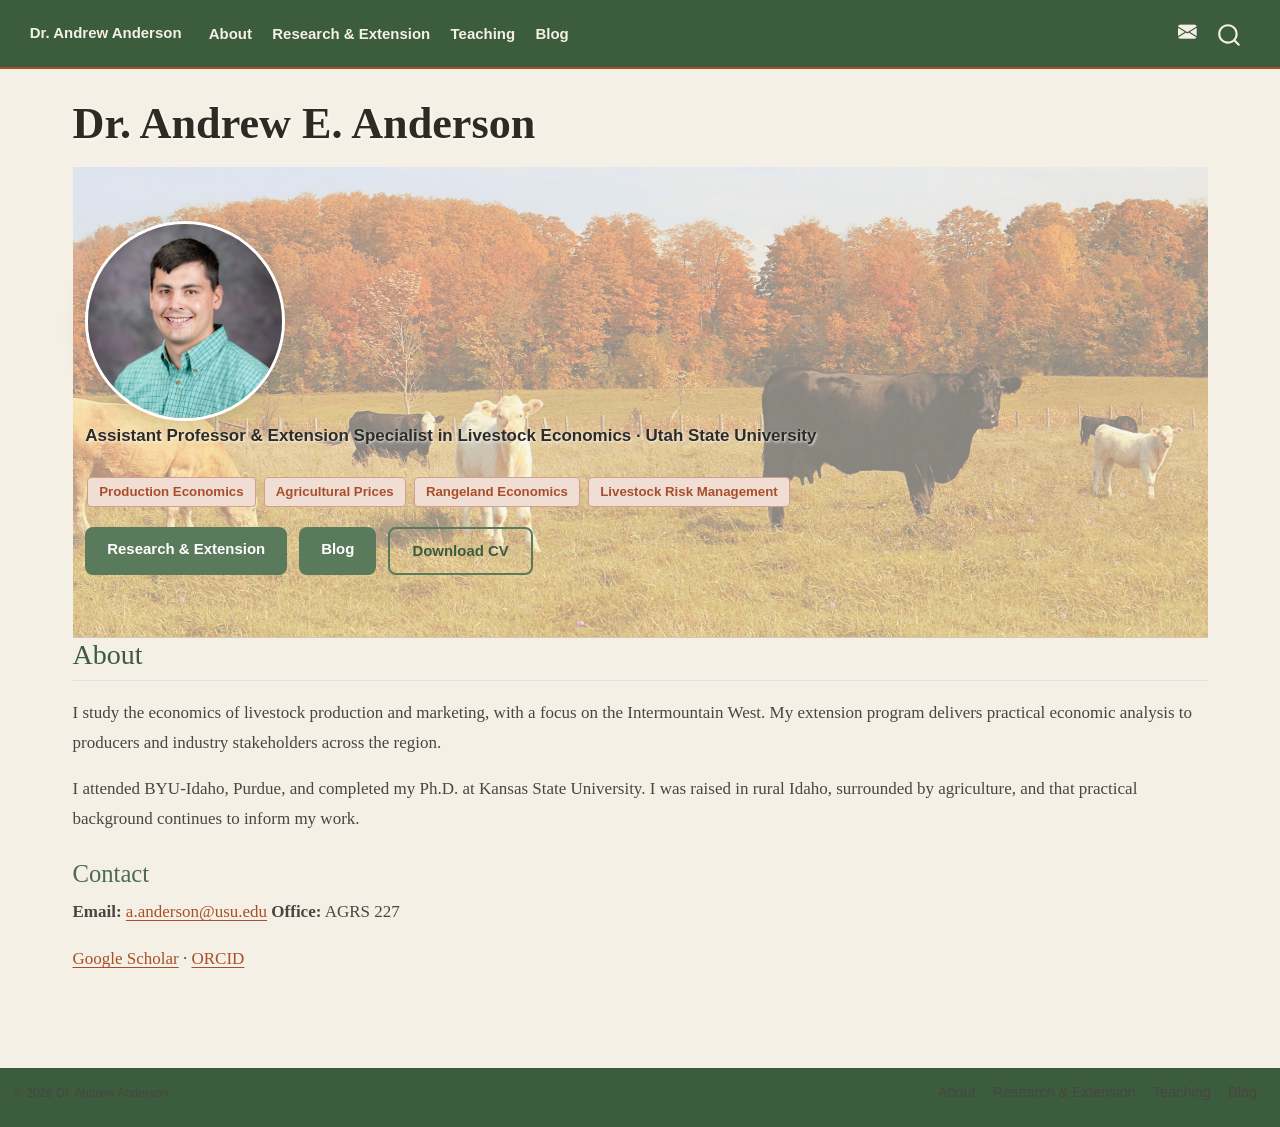
<file: docs/index.html>
<!DOCTYPE html>
<html xmlns="http://www.w3.org/1999/xhtml" lang="en" xml:lang="en"><head>

<meta charset="utf-8">
<meta name="generator" content="quarto-1.9.29">

<meta name="viewport" content="width=device-width, initial-scale=1.0, user-scalable=yes">


<title>Dr.&nbsp;Andrew Anderson</title>
<style>
/* Default styles provided by pandoc.
** See https://pandoc.org/MANUAL.html#variables-for-html for config info.
*/
code{white-space: pre-wrap;}
span.smallcaps{font-variant: small-caps;}
div.columns{display: flex; gap: min(4vw, 1.5em);}
div.column{flex: auto; overflow-x: auto;}
div.hanging-indent{margin-left: 1.5em; text-indent: -1.5em;}
ul.task-list{list-style: none;}
ul.task-list li input[type="checkbox"] {
  width: 0.8em;
  margin: 0 0.8em 0.2em -1em; /* quarto-specific, see https://github.com/quarto-dev/quarto-cli/issues/4556 */ 
  vertical-align: middle;
}
</style>


<script src="site_libs/quarto-nav/quarto-nav.js"></script>
<script src="site_libs/quarto-nav/headroom.min.js"></script>
<script src="site_libs/clipboard/clipboard.min.js"></script>
<script src="site_libs/quarto-search/autocomplete.umd.js"></script>
<script src="site_libs/quarto-search/fuse.min.js"></script>
<script src="site_libs/quarto-search/quarto-search.js"></script>
<meta name="quarto:offset" content="./">
<link href="./images/Headshot.png" rel="icon" type="image/png">
<script src="site_libs/quarto-html/quarto.js" type="module"></script>
<script src="site_libs/quarto-html/tabsets/tabsets.js" type="module"></script>
<script src="site_libs/quarto-html/popper.min.js"></script>
<script src="site_libs/quarto-html/tippy.umd.min.js"></script>
<script src="site_libs/quarto-html/anchor.min.js"></script>
<link href="site_libs/quarto-html/tippy.css" rel="stylesheet">
<link href="site_libs/quarto-html/quarto-syntax-highlighting-dfa48a90d809c806c7ea2d5aecd9fc66.css" rel="stylesheet" id="quarto-text-highlighting-styles">
<script src="site_libs/bootstrap/bootstrap.min.js"></script>
<link href="site_libs/bootstrap/bootstrap-icons.css" rel="stylesheet">
<link href="site_libs/bootstrap/bootstrap-d1b714ae72debda6baafd112ce04a500.min.css" rel="stylesheet" append-hash="true" id="quarto-bootstrap" data-mode="light">
<script id="quarto-search-options" type="application/json">{
  "location": "navbar",
  "copy-button": false,
  "collapse-after": 3,
  "panel-placement": "end",
  "type": "overlay",
  "limit": 50,
  "keyboard-shortcut": [
    "f",
    "/",
    "s"
  ],
  "show-item-context": false,
  "language": {
    "search-no-results-text": "No results",
    "search-matching-documents-text": "matching documents",
    "search-copy-link-title": "Copy link to search",
    "search-hide-matches-text": "Hide additional matches",
    "search-more-match-text": "more match in this document",
    "search-more-matches-text": "more matches in this document",
    "search-clear-button-title": "Clear",
    "search-text-placeholder": "",
    "search-detached-cancel-button-title": "Cancel",
    "search-submit-button-title": "Submit",
    "search-label": "Search"
  }
}</script>
<script async="" src="https://www.googletagmanager.com/gtag/js?id=G-PRQ410VYJN"></script>

<script type="text/javascript">

window.dataLayer = window.dataLayer || [];
function gtag(){dataLayer.push(arguments);}
gtag('js', new Date());
gtag('config', 'G-PRQ410VYJN', { 'anonymize_ip': true});
</script>
<style>html{ scroll-behavior: smooth; }</style>


<link rel="stylesheet" href="styles.css">
</head>

<body class="nav-fixed quarto-light">

<div id="quarto-search-results"></div>
  <header id="quarto-header" class="headroom fixed-top">
    <nav class="navbar navbar-expand-lg " data-bs-theme="dark">
      <div class="navbar-container container-fluid">
      <div class="navbar-brand-container mx-auto">
    <a class="navbar-brand" href="./index.html">
    <span class="navbar-title">Dr.&nbsp;Andrew Anderson</span>
    </a>
  </div>
            <div id="quarto-search" class="" title="Search"></div>
          <button class="navbar-toggler" type="button" data-bs-toggle="collapse" data-bs-target="#navbarCollapse" aria-controls="navbarCollapse" role="menu" aria-expanded="false" aria-label="Toggle navigation" onclick="if (window.quartoToggleHeadroom) { window.quartoToggleHeadroom(); }">
  <span class="navbar-toggler-icon"></span>
</button>
          <div class="collapse navbar-collapse" id="navbarCollapse">
            <ul class="navbar-nav navbar-nav-scroll me-auto">
  <li class="nav-item">
    <a class="nav-link active" href="./index.html" aria-current="page"> 
<span class="menu-text">About</span></a>
  </li>  
  <li class="nav-item">
    <a class="nav-link" href="./work.html"> 
<span class="menu-text">Research &amp; Extension</span></a>
  </li>  
  <li class="nav-item">
    <a class="nav-link" href="./teaching.html"> 
<span class="menu-text">Teaching</span></a>
  </li>  
  <li class="nav-item">
    <a class="nav-link" href="./blog/index.html"> 
<span class="menu-text">Blog</span></a>
  </li>  
</ul>
            <ul class="navbar-nav navbar-nav-scroll ms-auto">
  <li class="nav-item compact">
    <a class="nav-link" href="mailto:a.anderson@usu.edu"> <i class="bi bi-envelope-fill" role="img" aria-label="Email">
</i> 
<span class="menu-text"></span></a>
  </li>  
</ul>
          </div> <!-- /navcollapse -->
            <div class="quarto-navbar-tools">
</div>
      </div> <!-- /container-fluid -->
    </nav>
</header>
<!-- content -->
<div id="quarto-content" class="quarto-container page-columns page-rows-contents page-layout-full page-navbar">
<!-- sidebar -->
<!-- margin-sidebar -->
    
<!-- main -->
<main class="content column-page" id="quarto-document-content"><header id="title-block-header" class="quarto-title-block"><h1 style="font-size:2.6rem; color:#2e2b25; font-weight:bold; line-height:1.15; margin-bottom:0.2rem; text-shadow: 1px 1px 4px rgba(255,255,255,0.9);" class="title display-7">
          Dr. Andrew E. Anderson
        </h1></header>




<div style="position:relative; background-image: url('images/banner.jpg'); background-size: cover; background-position: center 40%; padding: 54px 0 62px; border-bottom: 1px solid #d4c8b4;">
  <div style="position:absolute; top:0; left:0; right:0; bottom:0; background: rgba(245,240,230,0.55);"></div>
  <div class="container" style="position:relative; z-index:1;">
    <div class="row align-items-left g-5">
      <div class="col-md-auto text-left">
        <img src="images/Headshot.png" class="profile-photo" alt="Dr. Andrew E. Anderson">
      </div>
      <div class="col">
        
        <p style="font-family:Arial,sans-serif; font-size:1rem; color:#2e2b25; font-weight:700; margin-bottom:1.4rem; text-shadow: 1px 1px 3px rgba(255,255,255,0.9);">
          Assistant Professor &amp; Extension Specialist in Livestock Economics · Utah State University
        </p>
        <div class="mb-3">
          <span class="tag">Production Economics</span>
          <span class="tag">Agricultural Prices</span>
          <span class="tag">Rangeland Economics</span>
          <span class="tag">Livestock Risk Management</span>
        </div>
        <div style="display:flex; gap:12px; flex-wrap:wrap; margin-top:14px;">
          <a href="./work.html" class="btn-sage">Research &amp; Extension</a>
          <a href="./blog/index.html" class="btn-sage">Blog</a>
          <a href="cv.pdf" class="btn-outline">Download CV</a>
        </div>
      </div>
    </div>
  </div>
</div>
<section id="about" class="level2">
<h2 class="anchored" data-anchor-id="about">About</h2>
<p>I study the economics of livestock production and marketing, with a focus on the Intermountain West. My extension program delivers practical economic analysis to producers and industry stakeholders across the region.</p>
<p>I attended BYU-Idaho, Purdue, and completed my Ph.D.&nbsp;at Kansas State University. I was raised in rural Idaho, surrounded by agriculture, and that practical background continues to inform my work.</p>
<section id="contact" class="level3">
<h3 class="anchored" data-anchor-id="contact">Contact</h3>
<p><strong>Email:</strong> <a href="mailto:a.anderson@usu.edu">a.anderson@usu.edu</a> <strong>Office:</strong> AGRS 227</p>
<p><a href="https://scholar.google.com/citations?user=sE1rhdYAAAAJ&amp;hl=en">Google Scholar</a> · <a href="https://orcid.org/0009-0000-9478-0703">ORCID</a></p>


</section>
</section>

</main> <!-- /main -->
<script id="quarto-html-after-body" type="application/javascript">
  window.document.addEventListener("DOMContentLoaded", function (event) {
    const icon = "";
    const anchorJS = new window.AnchorJS();
    anchorJS.options = {
      placement: 'right',
      icon: icon
    };
    anchorJS.add('.anchored');
    const isCodeAnnotation = (el) => {
      for (const clz of el.classList) {
        if (clz.startsWith('code-annotation-')) {                     
          return true;
        }
      }
      return false;
    }
    const onCopySuccess = function(e) {
      // button target
      const button = e.trigger;
      // don't keep focus
      button.blur();
      // flash "checked"
      button.classList.add('code-copy-button-checked');
      var currentTitle = button.getAttribute("title");
      button.setAttribute("title", "Copied!");
      let tooltip;
      if (window.bootstrap) {
        button.setAttribute("data-bs-toggle", "tooltip");
        button.setAttribute("data-bs-placement", "left");
        button.setAttribute("data-bs-title", "Copied!");
        tooltip = new bootstrap.Tooltip(button, 
          { trigger: "manual", 
            customClass: "code-copy-button-tooltip",
            offset: [0, -8]});
        tooltip.show();    
      }
      setTimeout(function() {
        if (tooltip) {
          tooltip.hide();
          button.removeAttribute("data-bs-title");
          button.removeAttribute("data-bs-toggle");
          button.removeAttribute("data-bs-placement");
        }
        button.setAttribute("title", currentTitle);
        button.classList.remove('code-copy-button-checked');
      }, 1000);
      // clear code selection
      e.clearSelection();
    }
    const getTextToCopy = function(trigger) {
      const outerScaffold = trigger.parentElement.cloneNode(true);
      const codeEl = outerScaffold.querySelector('code');
      for (const childEl of codeEl.children) {
        if (isCodeAnnotation(childEl)) {
          childEl.remove();
        }
      }
      return codeEl.innerText;
    }
    const clipboard = new window.ClipboardJS('.code-copy-button:not([data-in-quarto-modal])', {
      text: getTextToCopy
    });
    clipboard.on('success', onCopySuccess);
    if (window.document.getElementById('quarto-embedded-source-code-modal')) {
      const clipboardModal = new window.ClipboardJS('.code-copy-button[data-in-quarto-modal]', {
        text: getTextToCopy,
        container: window.document.getElementById('quarto-embedded-source-code-modal')
      });
      clipboardModal.on('success', onCopySuccess);
    }
      var localhostRegex = new RegExp(/^(?:http|https):\/\/localhost\:?[0-9]*\//);
      var mailtoRegex = new RegExp(/^mailto:/);
        var filterRegex = new RegExp("https:\/\/aanderson-agecon\.github\.io");
      var isInternal = (href) => {
          return filterRegex.test(href) || localhostRegex.test(href) || mailtoRegex.test(href);
      }
      // Inspect non-navigation links and adorn them if external
     var links = window.document.querySelectorAll('a[href]:not(.nav-link):not(.navbar-brand):not(.toc-action):not(.sidebar-link):not(.sidebar-item-toggle):not(.pagination-link):not(.no-external):not([aria-hidden]):not(.dropdown-item):not(.quarto-navigation-tool):not(.about-link)');
      for (var i=0; i<links.length; i++) {
        const link = links[i];
        if (!isInternal(link.href)) {
          // undo the damage that might have been done by quarto-nav.js in the case of
          // links that we want to consider external
          if (link.dataset.originalHref !== undefined) {
            link.href = link.dataset.originalHref;
          }
            // target, if specified
            link.setAttribute("target", "_blank");
            if (link.getAttribute("rel") === null) {
              link.setAttribute("rel", "noopener");
            }
        }
      }
    function tippyHover(el, contentFn, onTriggerFn, onUntriggerFn) {
      const config = {
        allowHTML: true,
        maxWidth: 500,
        delay: 100,
        arrow: false,
        appendTo: function(el) {
            return el.parentElement;
        },
        interactive: true,
        interactiveBorder: 10,
        theme: 'quarto',
        placement: 'bottom-start',
      };
      if (contentFn) {
        config.content = contentFn;
      }
      if (onTriggerFn) {
        config.onTrigger = onTriggerFn;
      }
      if (onUntriggerFn) {
        config.onUntrigger = onUntriggerFn;
      }
      window.tippy(el, config); 
    }
    const noterefs = window.document.querySelectorAll('a[role="doc-noteref"]');
    for (var i=0; i<noterefs.length; i++) {
      const ref = noterefs[i];
      tippyHover(ref, function() {
        // use id or data attribute instead here
        let href = ref.getAttribute('data-footnote-href') || ref.getAttribute('href');
        try { href = new URL(href).hash; } catch {}
        const id = href.replace(/^#\/?/, "");
        const note = window.document.getElementById(id);
        if (note) {
          return note.innerHTML;
        } else {
          return "";
        }
      });
    }
    const xrefs = window.document.querySelectorAll('a.quarto-xref');
    const processXRef = (id, note) => {
      // Strip column container classes
      const stripColumnClz = (el) => {
        el.classList.remove("page-full", "page-columns");
        if (el.children) {
          for (const child of el.children) {
            stripColumnClz(child);
          }
        }
      }
      stripColumnClz(note)
      if (id === null || id.startsWith('sec-')) {
        // Special case sections, only their first couple elements
        const container = document.createElement("div");
        if (note.children && note.children.length > 2) {
          container.appendChild(note.children[0].cloneNode(true));
          for (let i = 1; i < note.children.length; i++) {
            const child = note.children[i];
            if (child.tagName === "P" && child.innerText === "") {
              continue;
            } else {
              container.appendChild(child.cloneNode(true));
              break;
            }
          }
          if (window.Quarto?.typesetMath) {
            window.Quarto.typesetMath(container);
          }
          return container.innerHTML
        } else {
          if (window.Quarto?.typesetMath) {
            window.Quarto.typesetMath(note);
          }
          return note.innerHTML;
        }
      } else {
        // Remove any anchor links if they are present
        const anchorLink = note.querySelector('a.anchorjs-link');
        if (anchorLink) {
          anchorLink.remove();
        }
        if (window.Quarto?.typesetMath) {
          window.Quarto.typesetMath(note);
        }
        if (note.classList.contains("callout")) {
          return note.outerHTML;
        } else {
          return note.innerHTML;
        }
      }
    }
    for (var i=0; i<xrefs.length; i++) {
      const xref = xrefs[i];
      tippyHover(xref, undefined, function(instance) {
        instance.disable();
        let url = xref.getAttribute('href');
        let hash = undefined; 
        if (url.startsWith('#')) {
          hash = url;
        } else {
          try { hash = new URL(url).hash; } catch {}
        }
        if (hash) {
          const id = hash.replace(/^#\/?/, "");
          const note = window.document.getElementById(id);
          if (note !== null) {
            try {
              const html = processXRef(id, note.cloneNode(true));
              instance.setContent(html);
            } finally {
              instance.enable();
              instance.show();
            }
          } else {
            // See if we can fetch this
            fetch(url.split('#')[0])
            .then(res => res.text())
            .then(html => {
              const parser = new DOMParser();
              const htmlDoc = parser.parseFromString(html, "text/html");
              const note = htmlDoc.getElementById(id);
              if (note !== null) {
                const html = processXRef(id, note);
                instance.setContent(html);
              } 
            }).finally(() => {
              instance.enable();
              instance.show();
            });
          }
        } else {
          // See if we can fetch a full url (with no hash to target)
          // This is a special case and we should probably do some content thinning / targeting
          fetch(url)
          .then(res => res.text())
          .then(html => {
            const parser = new DOMParser();
            const htmlDoc = parser.parseFromString(html, "text/html");
            const note = htmlDoc.querySelector('main.content');
            if (note !== null) {
              // This should only happen for chapter cross references
              // (since there is no id in the URL)
              // remove the first header
              if (note.children.length > 0 && note.children[0].tagName === "HEADER") {
                note.children[0].remove();
              }
              const html = processXRef(null, note);
              instance.setContent(html);
            } 
          }).finally(() => {
            instance.enable();
            instance.show();
          });
        }
      }, function(instance) {
      });
    }
        let selectedAnnoteEl;
        const selectorForAnnotation = ( cell, annotation) => {
          let cellAttr = 'data-code-cell="' + cell + '"';
          let lineAttr = 'data-code-annotation="' +  annotation + '"';
          const selector = 'span[' + cellAttr + '][' + lineAttr + ']';
          return selector;
        }
        const selectCodeLines = (annoteEl) => {
          const doc = window.document;
          const targetCell = annoteEl.getAttribute("data-target-cell");
          const targetAnnotation = annoteEl.getAttribute("data-target-annotation");
          const annoteSpan = window.document.querySelector(selectorForAnnotation(targetCell, targetAnnotation));
          const lines = annoteSpan.getAttribute("data-code-lines").split(",");
          const lineIds = lines.map((line) => {
            return targetCell + "-" + line;
          })
          let top = null;
          let height = null;
          let parent = null;
          if (lineIds.length > 0) {
              //compute the position of the single el (top and bottom and make a div)
              const el = window.document.getElementById(lineIds[0]);
              top = el.offsetTop;
              height = el.offsetHeight;
              parent = el.parentElement.parentElement;
            if (lineIds.length > 1) {
              const lastEl = window.document.getElementById(lineIds[lineIds.length - 1]);
              const bottom = lastEl.offsetTop + lastEl.offsetHeight;
              height = bottom - top;
            }
            if (top !== null && height !== null && parent !== null) {
              // cook up a div (if necessary) and position it 
              let div = window.document.getElementById("code-annotation-line-highlight");
              if (div === null) {
                div = window.document.createElement("div");
                div.setAttribute("id", "code-annotation-line-highlight");
                div.style.position = 'absolute';
                parent.appendChild(div);
              }
              div.style.top = top - 2 + "px";
              div.style.height = height + 4 + "px";
              div.style.left = 0;
              let gutterDiv = window.document.getElementById("code-annotation-line-highlight-gutter");
              if (gutterDiv === null) {
                gutterDiv = window.document.createElement("div");
                gutterDiv.setAttribute("id", "code-annotation-line-highlight-gutter");
                gutterDiv.style.position = 'absolute';
                const codeCell = window.document.getElementById(targetCell);
                const gutter = codeCell.querySelector('.code-annotation-gutter');
                gutter.appendChild(gutterDiv);
              }
              gutterDiv.style.top = top - 2 + "px";
              gutterDiv.style.height = height + 4 + "px";
            }
            selectedAnnoteEl = annoteEl;
          }
        };
        const unselectCodeLines = () => {
          const elementsIds = ["code-annotation-line-highlight", "code-annotation-line-highlight-gutter"];
          elementsIds.forEach((elId) => {
            const div = window.document.getElementById(elId);
            if (div) {
              div.remove();
            }
          });
          selectedAnnoteEl = undefined;
        };
          // Handle positioning of the toggle
      window.addEventListener(
        "resize",
        throttle(() => {
          elRect = undefined;
          if (selectedAnnoteEl) {
            selectCodeLines(selectedAnnoteEl);
          }
        }, 10)
      );
      function throttle(fn, ms) {
      let throttle = false;
      let timer;
        return (...args) => {
          if(!throttle) { // first call gets through
              fn.apply(this, args);
              throttle = true;
          } else { // all the others get throttled
              if(timer) clearTimeout(timer); // cancel #2
              timer = setTimeout(() => {
                fn.apply(this, args);
                timer = throttle = false;
              }, ms);
          }
        };
      }
        // Attach click handler to the DT
        const annoteDls = window.document.querySelectorAll('dt[data-target-cell]');
        for (const annoteDlNode of annoteDls) {
          annoteDlNode.addEventListener('click', (event) => {
            const clickedEl = event.target;
            if (clickedEl !== selectedAnnoteEl) {
              unselectCodeLines();
              const activeEl = window.document.querySelector('dt[data-target-cell].code-annotation-active');
              if (activeEl) {
                activeEl.classList.remove('code-annotation-active');
              }
              selectCodeLines(clickedEl);
              clickedEl.classList.add('code-annotation-active');
            } else {
              // Unselect the line
              unselectCodeLines();
              clickedEl.classList.remove('code-annotation-active');
            }
          });
        }
    const findCites = (el) => {
      const parentEl = el.parentElement;
      if (parentEl) {
        const cites = parentEl.dataset.cites;
        if (cites) {
          return {
            el,
            cites: cites.split(' ')
          };
        } else {
          return findCites(el.parentElement)
        }
      } else {
        return undefined;
      }
    };
    var bibliorefs = window.document.querySelectorAll('a[role="doc-biblioref"]');
    for (var i=0; i<bibliorefs.length; i++) {
      const ref = bibliorefs[i];
      const citeInfo = findCites(ref);
      if (citeInfo) {
        tippyHover(citeInfo.el, function() {
          var popup = window.document.createElement('div');
          citeInfo.cites.forEach(function(cite) {
            var citeDiv = window.document.createElement('div');
            citeDiv.classList.add('hanging-indent');
            citeDiv.classList.add('csl-entry');
            var biblioDiv = window.document.getElementById('ref-' + cite);
            if (biblioDiv) {
              citeDiv.innerHTML = biblioDiv.innerHTML;
            }
            popup.appendChild(citeDiv);
          });
          return popup.innerHTML;
        });
      }
    }
  });
  </script>
</div> <!-- /content -->
<footer class="footer">
  <div class="nav-footer">
    <div class="nav-footer-left">
<p>© 2026 Dr.&nbsp;Andrew Anderson</p>
</div>   
    <div class="nav-footer-center">
      &nbsp;
    </div>
    <div class="nav-footer-right">
      <ul class="footer-items list-unstyled">
    <li class="nav-item">
    <a class="nav-link" href="./index.html">
<p>About</p>
</a>
  </li>  
    <li class="nav-item">
    <a class="nav-link" href="./work.html">
<p>Research &amp; Extension</p>
</a>
  </li>  
    <li class="nav-item">
    <a class="nav-link" href="./teaching.html">
<p>Teaching</p>
</a>
  </li>  
    <li class="nav-item">
    <a class="nav-link" href="./blog/index.html">
<p>Blog</p>
</a>
  </li>  
</ul>
    </div>
  </div>
</footer>




<script src="site_libs/quarto-html/zenscroll-min.js"></script>
</body></html>
</file>
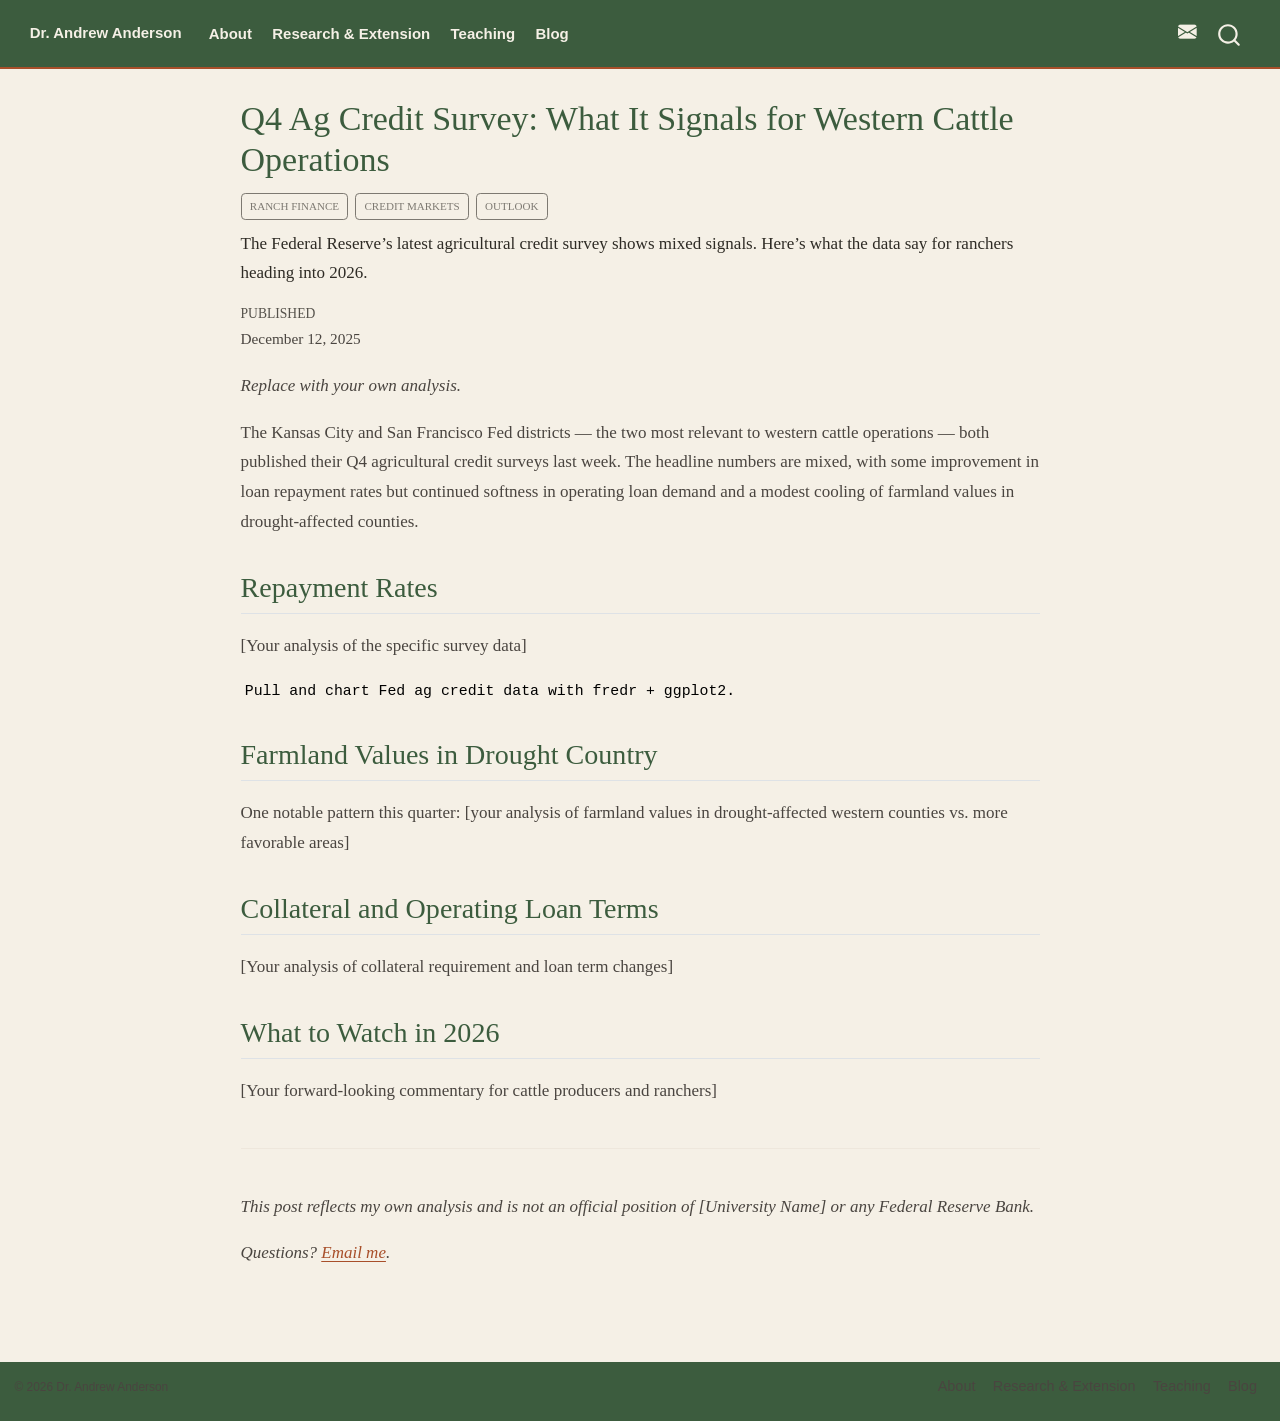
<file: docs/blog/posts/2025-12-12-credit-conditions/index.html>
<!DOCTYPE html>
<html xmlns="http://www.w3.org/1999/xhtml" lang="en" xml:lang="en"><head>

<meta charset="utf-8">
<meta name="generator" content="quarto-1.9.29">

<meta name="viewport" content="width=device-width, initial-scale=1.0, user-scalable=yes">

<meta name="dcterms.date" content="2025-12-12">
<meta name="description" content="The Federal Reserve’s latest agricultural credit survey shows mixed signals. Here’s what the data say for ranchers heading into 2026.">

<title>Q4 Ag Credit Survey: What It Signals for Western Cattle Operations – Dr.&nbsp;Andrew Anderson</title>
<style>
/* Default styles provided by pandoc.
** See https://pandoc.org/MANUAL.html#variables-for-html for config info.
*/
code{white-space: pre-wrap;}
span.smallcaps{font-variant: small-caps;}
div.columns{display: flex; gap: min(4vw, 1.5em);}
div.column{flex: auto; overflow-x: auto;}
div.hanging-indent{margin-left: 1.5em; text-indent: -1.5em;}
ul.task-list{list-style: none;}
ul.task-list li input[type="checkbox"] {
  width: 0.8em;
  margin: 0 0.8em 0.2em -1em; /* quarto-specific, see https://github.com/quarto-dev/quarto-cli/issues/4556 */ 
  vertical-align: middle;
}
</style>


<script src="../../../site_libs/quarto-nav/quarto-nav.js"></script>
<script src="../../../site_libs/quarto-nav/headroom.min.js"></script>
<script src="../../../site_libs/clipboard/clipboard.min.js"></script>
<script src="../../../site_libs/quarto-search/autocomplete.umd.js"></script>
<script src="../../../site_libs/quarto-search/fuse.min.js"></script>
<script src="../../../site_libs/quarto-search/quarto-search.js"></script>
<meta name="quarto:offset" content="../../../">
<link href="../../../images/Headshot.png" rel="icon" type="image/png">
<script src="../../../site_libs/quarto-html/quarto.js" type="module"></script>
<script src="../../../site_libs/quarto-html/tabsets/tabsets.js" type="module"></script>
<script src="../../../site_libs/quarto-html/popper.min.js"></script>
<script src="../../../site_libs/quarto-html/tippy.umd.min.js"></script>
<script src="../../../site_libs/quarto-html/anchor.min.js"></script>
<link href="../../../site_libs/quarto-html/tippy.css" rel="stylesheet">
<link href="../../../site_libs/quarto-html/quarto-syntax-highlighting-dfa48a90d809c806c7ea2d5aecd9fc66.css" rel="stylesheet" id="quarto-text-highlighting-styles">
<script src="../../../site_libs/bootstrap/bootstrap.min.js"></script>
<link href="../../../site_libs/bootstrap/bootstrap-icons.css" rel="stylesheet">
<link href="../../../site_libs/bootstrap/bootstrap-d1b714ae72debda6baafd112ce04a500.min.css" rel="stylesheet" append-hash="true" id="quarto-bootstrap" data-mode="light">
<script id="quarto-search-options" type="application/json">{
  "location": "navbar",
  "copy-button": false,
  "collapse-after": 3,
  "panel-placement": "end",
  "type": "overlay",
  "limit": 50,
  "keyboard-shortcut": [
    "f",
    "/",
    "s"
  ],
  "show-item-context": false,
  "language": {
    "search-no-results-text": "No results",
    "search-matching-documents-text": "matching documents",
    "search-copy-link-title": "Copy link to search",
    "search-hide-matches-text": "Hide additional matches",
    "search-more-match-text": "more match in this document",
    "search-more-matches-text": "more matches in this document",
    "search-clear-button-title": "Clear",
    "search-text-placeholder": "",
    "search-detached-cancel-button-title": "Cancel",
    "search-submit-button-title": "Submit",
    "search-label": "Search"
  }
}</script>
<style>html{ scroll-behavior: smooth; }</style>


<link rel="stylesheet" href="../../../styles.css">
</head>

<body class="nav-fixed fullcontent quarto-light">

<div id="quarto-search-results"></div>
  <header id="quarto-header" class="headroom fixed-top">
    <nav class="navbar navbar-expand-lg " data-bs-theme="dark">
      <div class="navbar-container container-fluid">
      <div class="navbar-brand-container mx-auto">
    <a class="navbar-brand" href="../../../index.html">
    <span class="navbar-title">Dr.&nbsp;Andrew Anderson</span>
    </a>
  </div>
            <div id="quarto-search" class="" title="Search"></div>
          <button class="navbar-toggler" type="button" data-bs-toggle="collapse" data-bs-target="#navbarCollapse" aria-controls="navbarCollapse" role="menu" aria-expanded="false" aria-label="Toggle navigation" onclick="if (window.quartoToggleHeadroom) { window.quartoToggleHeadroom(); }">
  <span class="navbar-toggler-icon"></span>
</button>
          <div class="collapse navbar-collapse" id="navbarCollapse">
            <ul class="navbar-nav navbar-nav-scroll me-auto">
  <li class="nav-item">
    <a class="nav-link" href="../../../index.html"> 
<span class="menu-text">About</span></a>
  </li>  
  <li class="nav-item">
    <a class="nav-link" href="../../../work.html"> 
<span class="menu-text">Research &amp; Extension</span></a>
  </li>  
  <li class="nav-item">
    <a class="nav-link" href="../../../teaching.html"> 
<span class="menu-text">Teaching</span></a>
  </li>  
  <li class="nav-item">
    <a class="nav-link" href="../../../blog/index.html"> 
<span class="menu-text">Blog</span></a>
  </li>  
</ul>
            <ul class="navbar-nav navbar-nav-scroll ms-auto">
  <li class="nav-item compact">
    <a class="nav-link" href="mailto:a.anderson@usu.edu"> <i class="bi bi-envelope-fill" role="img" aria-label="Email">
</i> 
<span class="menu-text"></span></a>
  </li>  
</ul>
          </div> <!-- /navcollapse -->
            <div class="quarto-navbar-tools">
</div>
      </div> <!-- /container-fluid -->
    </nav>
</header>
<!-- content -->
<div id="quarto-content" class="quarto-container page-columns page-rows-contents page-layout-article page-navbar">
<!-- sidebar -->
<!-- margin-sidebar -->
    
<!-- main -->
<main class="content" id="quarto-document-content">

<header id="title-block-header" class="quarto-title-block default">
<div class="quarto-title">
<h1 class="title">Q4 Ag Credit Survey: What It Signals for Western Cattle Operations</h1>
  <div class="quarto-categories">
    <div class="quarto-category">Ranch Finance</div>
    <div class="quarto-category">Credit Markets</div>
    <div class="quarto-category">Outlook</div>
  </div>
  </div>

<div>
  <div class="description">
    The Federal Reserve’s latest agricultural credit survey shows mixed signals. Here’s what the data say for ranchers heading into 2026.
  </div>
</div>


<div class="quarto-title-meta">

    
    <div>
    <div class="quarto-title-meta-heading">Published</div>
    <div class="quarto-title-meta-contents">
      <p class="date">December 12, 2025</p>
    </div>
  </div>
  
    
  </div>
  


</header>


<p><em>Replace with your own analysis.</em></p>
<p>The Kansas City and San Francisco Fed districts — the two most relevant to western cattle operations — both published their Q4 agricultural credit surveys last week. The headline numbers are mixed, with some improvement in loan repayment rates but continued softness in operating loan demand and a modest cooling of farmland values in drought-affected counties.</p>
<section id="repayment-rates" class="level2">
<h2 class="anchored" data-anchor-id="repayment-rates">Repayment Rates</h2>
<p>[Your analysis of the specific survey data]</p>
<div class="cell">
<div class="cell-output cell-output-stdout">
<pre><code>Pull and chart Fed ag credit data with fredr + ggplot2.</code></pre>
</div>
</div>
</section>
<section id="farmland-values-in-drought-country" class="level2">
<h2 class="anchored" data-anchor-id="farmland-values-in-drought-country">Farmland Values in Drought Country</h2>
<p>One notable pattern this quarter: [your analysis of farmland values in drought-affected western counties vs.&nbsp;more favorable areas]</p>
</section>
<section id="collateral-and-operating-loan-terms" class="level2">
<h2 class="anchored" data-anchor-id="collateral-and-operating-loan-terms">Collateral and Operating Loan Terms</h2>
<p>[Your analysis of collateral requirement and loan term changes]</p>
</section>
<section id="what-to-watch-in-2026" class="level2">
<h2 class="anchored" data-anchor-id="what-to-watch-in-2026">What to Watch in 2026</h2>
<p>[Your forward-looking commentary for cattle producers and ranchers]</p>
<hr>
<p><em>This post reflects my own analysis and is not an official position of [University Name] or any Federal Reserve Bank.</em></p>
<p><em>Questions? <a href="mailto:andrewemeryanderson@gmail.com">Email me</a>.</em></p>


</section>

</main> <!-- /main -->
<script id="quarto-html-after-body" type="application/javascript">
  window.document.addEventListener("DOMContentLoaded", function (event) {
    const icon = "";
    const anchorJS = new window.AnchorJS();
    anchorJS.options = {
      placement: 'right',
      icon: icon
    };
    anchorJS.add('.anchored');
    const isCodeAnnotation = (el) => {
      for (const clz of el.classList) {
        if (clz.startsWith('code-annotation-')) {                     
          return true;
        }
      }
      return false;
    }
    const onCopySuccess = function(e) {
      // button target
      const button = e.trigger;
      // don't keep focus
      button.blur();
      // flash "checked"
      button.classList.add('code-copy-button-checked');
      var currentTitle = button.getAttribute("title");
      button.setAttribute("title", "Copied!");
      let tooltip;
      if (window.bootstrap) {
        button.setAttribute("data-bs-toggle", "tooltip");
        button.setAttribute("data-bs-placement", "left");
        button.setAttribute("data-bs-title", "Copied!");
        tooltip = new bootstrap.Tooltip(button, 
          { trigger: "manual", 
            customClass: "code-copy-button-tooltip",
            offset: [0, -8]});
        tooltip.show();    
      }
      setTimeout(function() {
        if (tooltip) {
          tooltip.hide();
          button.removeAttribute("data-bs-title");
          button.removeAttribute("data-bs-toggle");
          button.removeAttribute("data-bs-placement");
        }
        button.setAttribute("title", currentTitle);
        button.classList.remove('code-copy-button-checked');
      }, 1000);
      // clear code selection
      e.clearSelection();
    }
    const getTextToCopy = function(trigger) {
      const outerScaffold = trigger.parentElement.cloneNode(true);
      const codeEl = outerScaffold.querySelector('code');
      for (const childEl of codeEl.children) {
        if (isCodeAnnotation(childEl)) {
          childEl.remove();
        }
      }
      return codeEl.innerText;
    }
    const clipboard = new window.ClipboardJS('.code-copy-button:not([data-in-quarto-modal])', {
      text: getTextToCopy
    });
    clipboard.on('success', onCopySuccess);
    if (window.document.getElementById('quarto-embedded-source-code-modal')) {
      const clipboardModal = new window.ClipboardJS('.code-copy-button[data-in-quarto-modal]', {
        text: getTextToCopy,
        container: window.document.getElementById('quarto-embedded-source-code-modal')
      });
      clipboardModal.on('success', onCopySuccess);
    }
      var localhostRegex = new RegExp(/^(?:http|https):\/\/localhost\:?[0-9]*\//);
      var mailtoRegex = new RegExp(/^mailto:/);
        var filterRegex = new RegExp("https:\/\/aanderson-agecon\.github\.io");
      var isInternal = (href) => {
          return filterRegex.test(href) || localhostRegex.test(href) || mailtoRegex.test(href);
      }
      // Inspect non-navigation links and adorn them if external
     var links = window.document.querySelectorAll('a[href]:not(.nav-link):not(.navbar-brand):not(.toc-action):not(.sidebar-link):not(.sidebar-item-toggle):not(.pagination-link):not(.no-external):not([aria-hidden]):not(.dropdown-item):not(.quarto-navigation-tool):not(.about-link)');
      for (var i=0; i<links.length; i++) {
        const link = links[i];
        if (!isInternal(link.href)) {
          // undo the damage that might have been done by quarto-nav.js in the case of
          // links that we want to consider external
          if (link.dataset.originalHref !== undefined) {
            link.href = link.dataset.originalHref;
          }
            // target, if specified
            link.setAttribute("target", "_blank");
            if (link.getAttribute("rel") === null) {
              link.setAttribute("rel", "noopener");
            }
        }
      }
    function tippyHover(el, contentFn, onTriggerFn, onUntriggerFn) {
      const config = {
        allowHTML: true,
        maxWidth: 500,
        delay: 100,
        arrow: false,
        appendTo: function(el) {
            return el.parentElement;
        },
        interactive: true,
        interactiveBorder: 10,
        theme: 'quarto',
        placement: 'bottom-start',
      };
      if (contentFn) {
        config.content = contentFn;
      }
      if (onTriggerFn) {
        config.onTrigger = onTriggerFn;
      }
      if (onUntriggerFn) {
        config.onUntrigger = onUntriggerFn;
      }
      window.tippy(el, config); 
    }
    const noterefs = window.document.querySelectorAll('a[role="doc-noteref"]');
    for (var i=0; i<noterefs.length; i++) {
      const ref = noterefs[i];
      tippyHover(ref, function() {
        // use id or data attribute instead here
        let href = ref.getAttribute('data-footnote-href') || ref.getAttribute('href');
        try { href = new URL(href).hash; } catch {}
        const id = href.replace(/^#\/?/, "");
        const note = window.document.getElementById(id);
        if (note) {
          return note.innerHTML;
        } else {
          return "";
        }
      });
    }
    const xrefs = window.document.querySelectorAll('a.quarto-xref');
    const processXRef = (id, note) => {
      // Strip column container classes
      const stripColumnClz = (el) => {
        el.classList.remove("page-full", "page-columns");
        if (el.children) {
          for (const child of el.children) {
            stripColumnClz(child);
          }
        }
      }
      stripColumnClz(note)
      if (id === null || id.startsWith('sec-')) {
        // Special case sections, only their first couple elements
        const container = document.createElement("div");
        if (note.children && note.children.length > 2) {
          container.appendChild(note.children[0].cloneNode(true));
          for (let i = 1; i < note.children.length; i++) {
            const child = note.children[i];
            if (child.tagName === "P" && child.innerText === "") {
              continue;
            } else {
              container.appendChild(child.cloneNode(true));
              break;
            }
          }
          if (window.Quarto?.typesetMath) {
            window.Quarto.typesetMath(container);
          }
          return container.innerHTML
        } else {
          if (window.Quarto?.typesetMath) {
            window.Quarto.typesetMath(note);
          }
          return note.innerHTML;
        }
      } else {
        // Remove any anchor links if they are present
        const anchorLink = note.querySelector('a.anchorjs-link');
        if (anchorLink) {
          anchorLink.remove();
        }
        if (window.Quarto?.typesetMath) {
          window.Quarto.typesetMath(note);
        }
        if (note.classList.contains("callout")) {
          return note.outerHTML;
        } else {
          return note.innerHTML;
        }
      }
    }
    for (var i=0; i<xrefs.length; i++) {
      const xref = xrefs[i];
      tippyHover(xref, undefined, function(instance) {
        instance.disable();
        let url = xref.getAttribute('href');
        let hash = undefined; 
        if (url.startsWith('#')) {
          hash = url;
        } else {
          try { hash = new URL(url).hash; } catch {}
        }
        if (hash) {
          const id = hash.replace(/^#\/?/, "");
          const note = window.document.getElementById(id);
          if (note !== null) {
            try {
              const html = processXRef(id, note.cloneNode(true));
              instance.setContent(html);
            } finally {
              instance.enable();
              instance.show();
            }
          } else {
            // See if we can fetch this
            fetch(url.split('#')[0])
            .then(res => res.text())
            .then(html => {
              const parser = new DOMParser();
              const htmlDoc = parser.parseFromString(html, "text/html");
              const note = htmlDoc.getElementById(id);
              if (note !== null) {
                const html = processXRef(id, note);
                instance.setContent(html);
              } 
            }).finally(() => {
              instance.enable();
              instance.show();
            });
          }
        } else {
          // See if we can fetch a full url (with no hash to target)
          // This is a special case and we should probably do some content thinning / targeting
          fetch(url)
          .then(res => res.text())
          .then(html => {
            const parser = new DOMParser();
            const htmlDoc = parser.parseFromString(html, "text/html");
            const note = htmlDoc.querySelector('main.content');
            if (note !== null) {
              // This should only happen for chapter cross references
              // (since there is no id in the URL)
              // remove the first header
              if (note.children.length > 0 && note.children[0].tagName === "HEADER") {
                note.children[0].remove();
              }
              const html = processXRef(null, note);
              instance.setContent(html);
            } 
          }).finally(() => {
            instance.enable();
            instance.show();
          });
        }
      }, function(instance) {
      });
    }
        let selectedAnnoteEl;
        const selectorForAnnotation = ( cell, annotation) => {
          let cellAttr = 'data-code-cell="' + cell + '"';
          let lineAttr = 'data-code-annotation="' +  annotation + '"';
          const selector = 'span[' + cellAttr + '][' + lineAttr + ']';
          return selector;
        }
        const selectCodeLines = (annoteEl) => {
          const doc = window.document;
          const targetCell = annoteEl.getAttribute("data-target-cell");
          const targetAnnotation = annoteEl.getAttribute("data-target-annotation");
          const annoteSpan = window.document.querySelector(selectorForAnnotation(targetCell, targetAnnotation));
          const lines = annoteSpan.getAttribute("data-code-lines").split(",");
          const lineIds = lines.map((line) => {
            return targetCell + "-" + line;
          })
          let top = null;
          let height = null;
          let parent = null;
          if (lineIds.length > 0) {
              //compute the position of the single el (top and bottom and make a div)
              const el = window.document.getElementById(lineIds[0]);
              top = el.offsetTop;
              height = el.offsetHeight;
              parent = el.parentElement.parentElement;
            if (lineIds.length > 1) {
              const lastEl = window.document.getElementById(lineIds[lineIds.length - 1]);
              const bottom = lastEl.offsetTop + lastEl.offsetHeight;
              height = bottom - top;
            }
            if (top !== null && height !== null && parent !== null) {
              // cook up a div (if necessary) and position it 
              let div = window.document.getElementById("code-annotation-line-highlight");
              if (div === null) {
                div = window.document.createElement("div");
                div.setAttribute("id", "code-annotation-line-highlight");
                div.style.position = 'absolute';
                parent.appendChild(div);
              }
              div.style.top = top - 2 + "px";
              div.style.height = height + 4 + "px";
              div.style.left = 0;
              let gutterDiv = window.document.getElementById("code-annotation-line-highlight-gutter");
              if (gutterDiv === null) {
                gutterDiv = window.document.createElement("div");
                gutterDiv.setAttribute("id", "code-annotation-line-highlight-gutter");
                gutterDiv.style.position = 'absolute';
                const codeCell = window.document.getElementById(targetCell);
                const gutter = codeCell.querySelector('.code-annotation-gutter');
                gutter.appendChild(gutterDiv);
              }
              gutterDiv.style.top = top - 2 + "px";
              gutterDiv.style.height = height + 4 + "px";
            }
            selectedAnnoteEl = annoteEl;
          }
        };
        const unselectCodeLines = () => {
          const elementsIds = ["code-annotation-line-highlight", "code-annotation-line-highlight-gutter"];
          elementsIds.forEach((elId) => {
            const div = window.document.getElementById(elId);
            if (div) {
              div.remove();
            }
          });
          selectedAnnoteEl = undefined;
        };
          // Handle positioning of the toggle
      window.addEventListener(
        "resize",
        throttle(() => {
          elRect = undefined;
          if (selectedAnnoteEl) {
            selectCodeLines(selectedAnnoteEl);
          }
        }, 10)
      );
      function throttle(fn, ms) {
      let throttle = false;
      let timer;
        return (...args) => {
          if(!throttle) { // first call gets through
              fn.apply(this, args);
              throttle = true;
          } else { // all the others get throttled
              if(timer) clearTimeout(timer); // cancel #2
              timer = setTimeout(() => {
                fn.apply(this, args);
                timer = throttle = false;
              }, ms);
          }
        };
      }
        // Attach click handler to the DT
        const annoteDls = window.document.querySelectorAll('dt[data-target-cell]');
        for (const annoteDlNode of annoteDls) {
          annoteDlNode.addEventListener('click', (event) => {
            const clickedEl = event.target;
            if (clickedEl !== selectedAnnoteEl) {
              unselectCodeLines();
              const activeEl = window.document.querySelector('dt[data-target-cell].code-annotation-active');
              if (activeEl) {
                activeEl.classList.remove('code-annotation-active');
              }
              selectCodeLines(clickedEl);
              clickedEl.classList.add('code-annotation-active');
            } else {
              // Unselect the line
              unselectCodeLines();
              clickedEl.classList.remove('code-annotation-active');
            }
          });
        }
    const findCites = (el) => {
      const parentEl = el.parentElement;
      if (parentEl) {
        const cites = parentEl.dataset.cites;
        if (cites) {
          return {
            el,
            cites: cites.split(' ')
          };
        } else {
          return findCites(el.parentElement)
        }
      } else {
        return undefined;
      }
    };
    var bibliorefs = window.document.querySelectorAll('a[role="doc-biblioref"]');
    for (var i=0; i<bibliorefs.length; i++) {
      const ref = bibliorefs[i];
      const citeInfo = findCites(ref);
      if (citeInfo) {
        tippyHover(citeInfo.el, function() {
          var popup = window.document.createElement('div');
          citeInfo.cites.forEach(function(cite) {
            var citeDiv = window.document.createElement('div');
            citeDiv.classList.add('hanging-indent');
            citeDiv.classList.add('csl-entry');
            var biblioDiv = window.document.getElementById('ref-' + cite);
            if (biblioDiv) {
              citeDiv.innerHTML = biblioDiv.innerHTML;
            }
            popup.appendChild(citeDiv);
          });
          return popup.innerHTML;
        });
      }
    }
  });
  </script>
</div> <!-- /content -->
<footer class="footer">
  <div class="nav-footer">
    <div class="nav-footer-left">
<p>© 2026 Dr.&nbsp;Andrew Anderson</p>
</div>   
    <div class="nav-footer-center">
      &nbsp;
    </div>
    <div class="nav-footer-right">
      <ul class="footer-items list-unstyled">
    <li class="nav-item">
    <a class="nav-link" href="../../../index.html">
<p>About</p>
</a>
  </li>  
    <li class="nav-item">
    <a class="nav-link" href="../../../work.html">
<p>Research &amp; Extension</p>
</a>
  </li>  
    <li class="nav-item">
    <a class="nav-link" href="../../../teaching.html">
<p>Teaching</p>
</a>
  </li>  
    <li class="nav-item">
    <a class="nav-link" href="../../../blog/index.html">
<p>Blog</p>
</a>
  </li>  
</ul>
    </div>
  </div>
</footer>




<script src="../../../site_libs/quarto-html/zenscroll-min.js"></script>
</body></html>
</file>
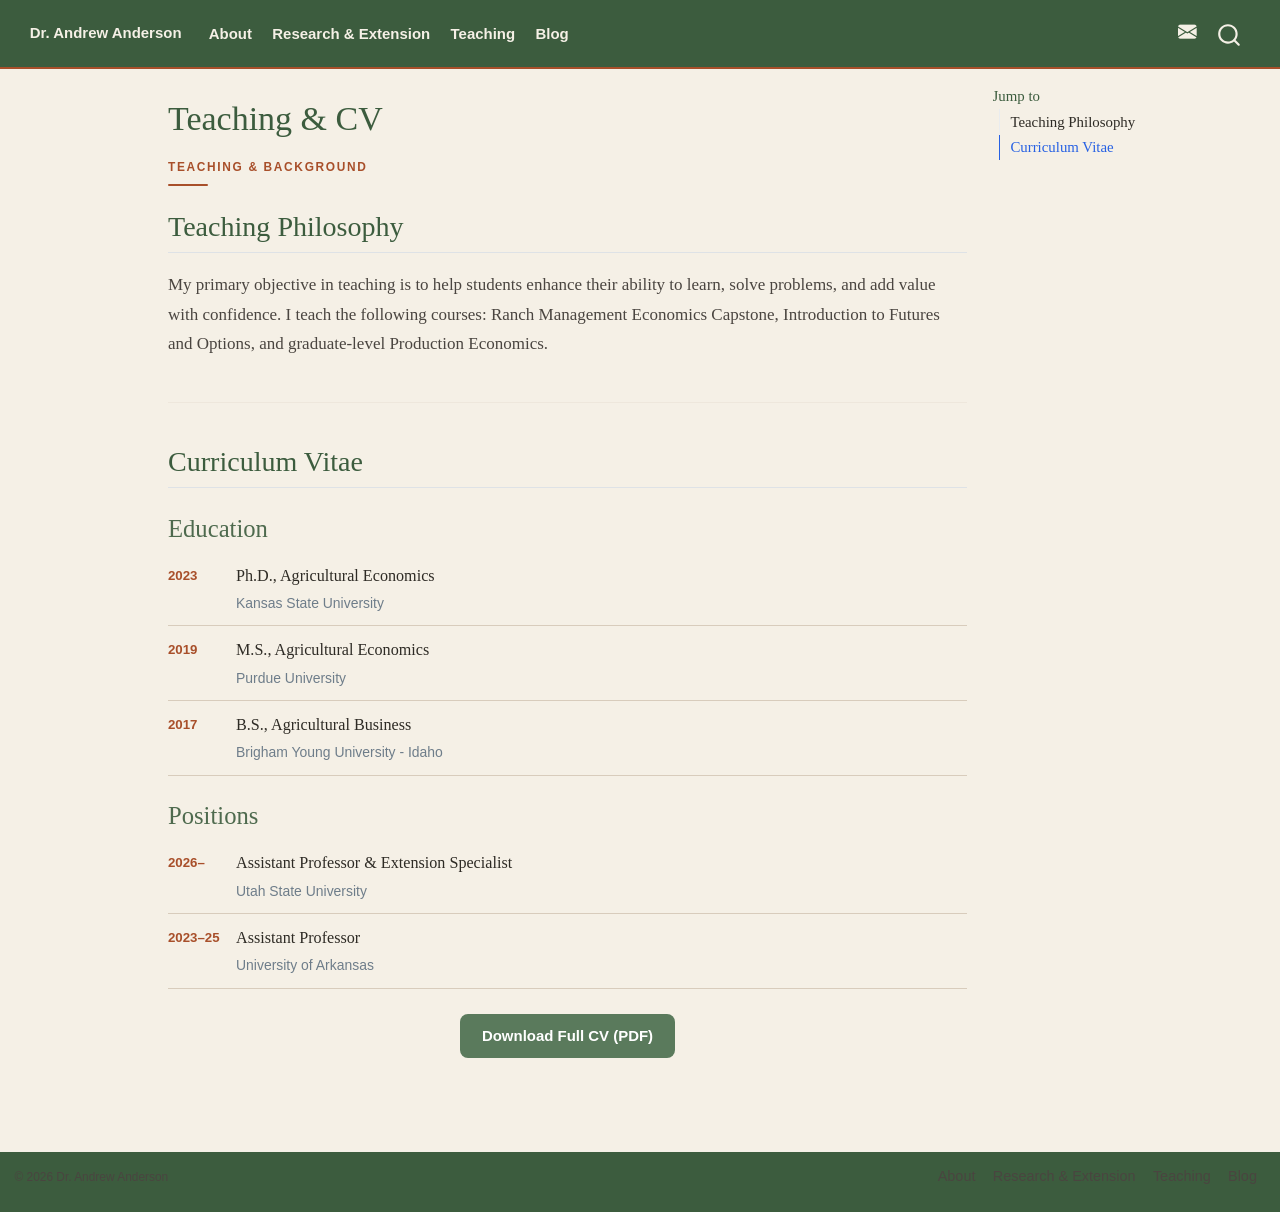
<file: docs/teaching.html>
<!DOCTYPE html>
<html xmlns="http://www.w3.org/1999/xhtml" lang="en" xml:lang="en"><head>

<meta charset="utf-8">
<meta name="generator" content="quarto-1.9.29">

<meta name="viewport" content="width=device-width, initial-scale=1.0, user-scalable=yes">


<title>Teaching &amp; CV – Dr.&nbsp;Andrew Anderson</title>
<style>
/* Default styles provided by pandoc.
** See https://pandoc.org/MANUAL.html#variables-for-html for config info.
*/
code{white-space: pre-wrap;}
span.smallcaps{font-variant: small-caps;}
div.columns{display: flex; gap: min(4vw, 1.5em);}
div.column{flex: auto; overflow-x: auto;}
div.hanging-indent{margin-left: 1.5em; text-indent: -1.5em;}
ul.task-list{list-style: none;}
ul.task-list li input[type="checkbox"] {
  width: 0.8em;
  margin: 0 0.8em 0.2em -1em; /* quarto-specific, see https://github.com/quarto-dev/quarto-cli/issues/4556 */ 
  vertical-align: middle;
}
</style>


<script src="site_libs/quarto-nav/quarto-nav.js"></script>
<script src="site_libs/quarto-nav/headroom.min.js"></script>
<script src="site_libs/clipboard/clipboard.min.js"></script>
<script src="site_libs/quarto-search/autocomplete.umd.js"></script>
<script src="site_libs/quarto-search/fuse.min.js"></script>
<script src="site_libs/quarto-search/quarto-search.js"></script>
<meta name="quarto:offset" content="./">
<link href="./images/Headshot.png" rel="icon" type="image/png">
<script src="site_libs/quarto-html/quarto.js" type="module"></script>
<script src="site_libs/quarto-html/tabsets/tabsets.js" type="module"></script>
<script src="site_libs/quarto-html/popper.min.js"></script>
<script src="site_libs/quarto-html/tippy.umd.min.js"></script>
<script src="site_libs/quarto-html/anchor.min.js"></script>
<link href="site_libs/quarto-html/tippy.css" rel="stylesheet">
<link href="site_libs/quarto-html/quarto-syntax-highlighting-dfa48a90d809c806c7ea2d5aecd9fc66.css" rel="stylesheet" id="quarto-text-highlighting-styles">
<script src="site_libs/bootstrap/bootstrap.min.js"></script>
<link href="site_libs/bootstrap/bootstrap-icons.css" rel="stylesheet">
<link href="site_libs/bootstrap/bootstrap-d1b714ae72debda6baafd112ce04a500.min.css" rel="stylesheet" append-hash="true" id="quarto-bootstrap" data-mode="light">
<script id="quarto-search-options" type="application/json">{
  "location": "navbar",
  "copy-button": false,
  "collapse-after": 3,
  "panel-placement": "end",
  "type": "overlay",
  "limit": 50,
  "keyboard-shortcut": [
    "f",
    "/",
    "s"
  ],
  "show-item-context": false,
  "language": {
    "search-no-results-text": "No results",
    "search-matching-documents-text": "matching documents",
    "search-copy-link-title": "Copy link to search",
    "search-hide-matches-text": "Hide additional matches",
    "search-more-match-text": "more match in this document",
    "search-more-matches-text": "more matches in this document",
    "search-clear-button-title": "Clear",
    "search-text-placeholder": "",
    "search-detached-cancel-button-title": "Cancel",
    "search-submit-button-title": "Submit",
    "search-label": "Search"
  }
}</script>
<script async="" src="https://www.googletagmanager.com/gtag/js?id=G-PRQ410VYJN"></script>

<script type="text/javascript">

window.dataLayer = window.dataLayer || [];
function gtag(){dataLayer.push(arguments);}
gtag('js', new Date());
gtag('config', 'G-PRQ410VYJN', { 'anonymize_ip': true});
</script>
<style>html{ scroll-behavior: smooth; }</style>


<link rel="stylesheet" href="styles.css">
</head>

<body class="nav-fixed quarto-light">

<div id="quarto-search-results"></div>
  <header id="quarto-header" class="headroom fixed-top">
    <nav class="navbar navbar-expand-lg " data-bs-theme="dark">
      <div class="navbar-container container-fluid">
      <div class="navbar-brand-container mx-auto">
    <a class="navbar-brand" href="./index.html">
    <span class="navbar-title">Dr.&nbsp;Andrew Anderson</span>
    </a>
  </div>
            <div id="quarto-search" class="" title="Search"></div>
          <button class="navbar-toggler" type="button" data-bs-toggle="collapse" data-bs-target="#navbarCollapse" aria-controls="navbarCollapse" role="menu" aria-expanded="false" aria-label="Toggle navigation" onclick="if (window.quartoToggleHeadroom) { window.quartoToggleHeadroom(); }">
  <span class="navbar-toggler-icon"></span>
</button>
          <div class="collapse navbar-collapse" id="navbarCollapse">
            <ul class="navbar-nav navbar-nav-scroll me-auto">
  <li class="nav-item">
    <a class="nav-link" href="./index.html"> 
<span class="menu-text">About</span></a>
  </li>  
  <li class="nav-item">
    <a class="nav-link" href="./work.html"> 
<span class="menu-text">Research &amp; Extension</span></a>
  </li>  
  <li class="nav-item">
    <a class="nav-link active" href="./teaching.html" aria-current="page"> 
<span class="menu-text">Teaching</span></a>
  </li>  
  <li class="nav-item">
    <a class="nav-link" href="./blog/index.html"> 
<span class="menu-text">Blog</span></a>
  </li>  
</ul>
            <ul class="navbar-nav navbar-nav-scroll ms-auto">
  <li class="nav-item compact">
    <a class="nav-link" href="mailto:a.anderson@usu.edu"> <i class="bi bi-envelope-fill" role="img" aria-label="Email">
</i> 
<span class="menu-text"></span></a>
  </li>  
</ul>
          </div> <!-- /navcollapse -->
            <div class="quarto-navbar-tools">
</div>
      </div> <!-- /container-fluid -->
    </nav>
</header>
<!-- content -->
<div id="quarto-content" class="quarto-container page-columns page-rows-contents page-layout-article page-navbar">
<!-- sidebar -->
<!-- margin-sidebar -->
    <div id="quarto-margin-sidebar" class="sidebar margin-sidebar">
        <nav id="TOC" role="doc-toc" class="toc-active">
    <h2 id="toc-title">Jump to</h2>
   
  <ul>
  <li><a href="#teaching-philosophy" id="toc-teaching-philosophy" class="nav-link active" data-scroll-target="#teaching-philosophy">Teaching Philosophy</a></li>
  <li><a href="#curriculum-vitae" id="toc-curriculum-vitae" class="nav-link" data-scroll-target="#curriculum-vitae">Curriculum Vitae</a></li>
  </ul>
</nav>
    </div>
<!-- main -->
<main class="content" id="quarto-document-content">

<header id="title-block-header" class="quarto-title-block default">
<div class="quarto-title">
<h1 class="title">Teaching &amp; CV</h1>
</div>



<div class="quarto-title-meta">

    
  
    
  </div>
  


</header>


<span class="section-label">Teaching &amp; Background</span>
<div class="rule-accent">

</div>
<section id="teaching-philosophy" class="level2">
<h2 class="anchored" data-anchor-id="teaching-philosophy">Teaching Philosophy</h2>
<p>My primary objective in teaching is to help students enhance their ability to learn, solve problems, and add value with confidence. I teach the following courses: Ranch Management Economics Capstone, Introduction to Futures and Options, and graduate-level Production Economics.</p>
<hr>
</section>
<section id="curriculum-vitae" class="level2">
<h2 class="anchored" data-anchor-id="curriculum-vitae">Curriculum Vitae</h2>
<div class="row g-5">
<div class="col-md-6">
<section id="education" class="level3">
<h3 class="anchored" data-anchor-id="education">Education</h3>
<div class="cv-row">
<div class="cv-year">
2023
</div>
<div>
<div class="cv-title">
Ph.D., Agricultural Economics
</div>
<div class="cv-place">
Kansas State University
</div>
</div>
</div>
<div class="cv-row">
<div class="cv-year">
2019
</div>
<div>
<div class="cv-title">
M.S., Agricultural Economics
</div>
<div class="cv-place">
Purdue University
</div>
</div>
</div>
<div class="cv-row">
<div class="cv-year">
2017
</div>
<div>
<div class="cv-title">
B.S., Agricultural Business
</div>
<div class="cv-place">
Brigham Young University - Idaho
</div>
</div>
</div>
</section>
<section id="positions" class="level3">
<h3 class="anchored" data-anchor-id="positions">Positions</h3>
<div class="cv-row">
<div class="cv-year">
2026–
</div>
<div>
<div class="cv-title">
Assistant Professor &amp; Extension Specialist
</div>
<div class="cv-place">
Utah State University
</div>
</div>
</div>
<div class="cv-row">
<div class="cv-year">
2023–25
</div>
<div>
<div class="cv-title">
Assistant Professor
</div>
<div class="cv-place">
University of Arkansas
</div>
</div>
</div>
</section>
</div>
</div>
<div class="text-center mt-4">
<p><a href="cv.pdf" class="btn-sage">Download Full CV (PDF)</a></p>
</div>


</section>

</main> <!-- /main -->
<script id="quarto-html-after-body" type="application/javascript">
  window.document.addEventListener("DOMContentLoaded", function (event) {
    const icon = "";
    const anchorJS = new window.AnchorJS();
    anchorJS.options = {
      placement: 'right',
      icon: icon
    };
    anchorJS.add('.anchored');
    const isCodeAnnotation = (el) => {
      for (const clz of el.classList) {
        if (clz.startsWith('code-annotation-')) {                     
          return true;
        }
      }
      return false;
    }
    const onCopySuccess = function(e) {
      // button target
      const button = e.trigger;
      // don't keep focus
      button.blur();
      // flash "checked"
      button.classList.add('code-copy-button-checked');
      var currentTitle = button.getAttribute("title");
      button.setAttribute("title", "Copied!");
      let tooltip;
      if (window.bootstrap) {
        button.setAttribute("data-bs-toggle", "tooltip");
        button.setAttribute("data-bs-placement", "left");
        button.setAttribute("data-bs-title", "Copied!");
        tooltip = new bootstrap.Tooltip(button, 
          { trigger: "manual", 
            customClass: "code-copy-button-tooltip",
            offset: [0, -8]});
        tooltip.show();    
      }
      setTimeout(function() {
        if (tooltip) {
          tooltip.hide();
          button.removeAttribute("data-bs-title");
          button.removeAttribute("data-bs-toggle");
          button.removeAttribute("data-bs-placement");
        }
        button.setAttribute("title", currentTitle);
        button.classList.remove('code-copy-button-checked');
      }, 1000);
      // clear code selection
      e.clearSelection();
    }
    const getTextToCopy = function(trigger) {
      const outerScaffold = trigger.parentElement.cloneNode(true);
      const codeEl = outerScaffold.querySelector('code');
      for (const childEl of codeEl.children) {
        if (isCodeAnnotation(childEl)) {
          childEl.remove();
        }
      }
      return codeEl.innerText;
    }
    const clipboard = new window.ClipboardJS('.code-copy-button:not([data-in-quarto-modal])', {
      text: getTextToCopy
    });
    clipboard.on('success', onCopySuccess);
    if (window.document.getElementById('quarto-embedded-source-code-modal')) {
      const clipboardModal = new window.ClipboardJS('.code-copy-button[data-in-quarto-modal]', {
        text: getTextToCopy,
        container: window.document.getElementById('quarto-embedded-source-code-modal')
      });
      clipboardModal.on('success', onCopySuccess);
    }
      var localhostRegex = new RegExp(/^(?:http|https):\/\/localhost\:?[0-9]*\//);
      var mailtoRegex = new RegExp(/^mailto:/);
        var filterRegex = new RegExp("https:\/\/aanderson-agecon\.github\.io");
      var isInternal = (href) => {
          return filterRegex.test(href) || localhostRegex.test(href) || mailtoRegex.test(href);
      }
      // Inspect non-navigation links and adorn them if external
     var links = window.document.querySelectorAll('a[href]:not(.nav-link):not(.navbar-brand):not(.toc-action):not(.sidebar-link):not(.sidebar-item-toggle):not(.pagination-link):not(.no-external):not([aria-hidden]):not(.dropdown-item):not(.quarto-navigation-tool):not(.about-link)');
      for (var i=0; i<links.length; i++) {
        const link = links[i];
        if (!isInternal(link.href)) {
          // undo the damage that might have been done by quarto-nav.js in the case of
          // links that we want to consider external
          if (link.dataset.originalHref !== undefined) {
            link.href = link.dataset.originalHref;
          }
            // target, if specified
            link.setAttribute("target", "_blank");
            if (link.getAttribute("rel") === null) {
              link.setAttribute("rel", "noopener");
            }
        }
      }
    function tippyHover(el, contentFn, onTriggerFn, onUntriggerFn) {
      const config = {
        allowHTML: true,
        maxWidth: 500,
        delay: 100,
        arrow: false,
        appendTo: function(el) {
            return el.parentElement;
        },
        interactive: true,
        interactiveBorder: 10,
        theme: 'quarto',
        placement: 'bottom-start',
      };
      if (contentFn) {
        config.content = contentFn;
      }
      if (onTriggerFn) {
        config.onTrigger = onTriggerFn;
      }
      if (onUntriggerFn) {
        config.onUntrigger = onUntriggerFn;
      }
      window.tippy(el, config); 
    }
    const noterefs = window.document.querySelectorAll('a[role="doc-noteref"]');
    for (var i=0; i<noterefs.length; i++) {
      const ref = noterefs[i];
      tippyHover(ref, function() {
        // use id or data attribute instead here
        let href = ref.getAttribute('data-footnote-href') || ref.getAttribute('href');
        try { href = new URL(href).hash; } catch {}
        const id = href.replace(/^#\/?/, "");
        const note = window.document.getElementById(id);
        if (note) {
          return note.innerHTML;
        } else {
          return "";
        }
      });
    }
    const xrefs = window.document.querySelectorAll('a.quarto-xref');
    const processXRef = (id, note) => {
      // Strip column container classes
      const stripColumnClz = (el) => {
        el.classList.remove("page-full", "page-columns");
        if (el.children) {
          for (const child of el.children) {
            stripColumnClz(child);
          }
        }
      }
      stripColumnClz(note)
      if (id === null || id.startsWith('sec-')) {
        // Special case sections, only their first couple elements
        const container = document.createElement("div");
        if (note.children && note.children.length > 2) {
          container.appendChild(note.children[0].cloneNode(true));
          for (let i = 1; i < note.children.length; i++) {
            const child = note.children[i];
            if (child.tagName === "P" && child.innerText === "") {
              continue;
            } else {
              container.appendChild(child.cloneNode(true));
              break;
            }
          }
          if (window.Quarto?.typesetMath) {
            window.Quarto.typesetMath(container);
          }
          return container.innerHTML
        } else {
          if (window.Quarto?.typesetMath) {
            window.Quarto.typesetMath(note);
          }
          return note.innerHTML;
        }
      } else {
        // Remove any anchor links if they are present
        const anchorLink = note.querySelector('a.anchorjs-link');
        if (anchorLink) {
          anchorLink.remove();
        }
        if (window.Quarto?.typesetMath) {
          window.Quarto.typesetMath(note);
        }
        if (note.classList.contains("callout")) {
          return note.outerHTML;
        } else {
          return note.innerHTML;
        }
      }
    }
    for (var i=0; i<xrefs.length; i++) {
      const xref = xrefs[i];
      tippyHover(xref, undefined, function(instance) {
        instance.disable();
        let url = xref.getAttribute('href');
        let hash = undefined; 
        if (url.startsWith('#')) {
          hash = url;
        } else {
          try { hash = new URL(url).hash; } catch {}
        }
        if (hash) {
          const id = hash.replace(/^#\/?/, "");
          const note = window.document.getElementById(id);
          if (note !== null) {
            try {
              const html = processXRef(id, note.cloneNode(true));
              instance.setContent(html);
            } finally {
              instance.enable();
              instance.show();
            }
          } else {
            // See if we can fetch this
            fetch(url.split('#')[0])
            .then(res => res.text())
            .then(html => {
              const parser = new DOMParser();
              const htmlDoc = parser.parseFromString(html, "text/html");
              const note = htmlDoc.getElementById(id);
              if (note !== null) {
                const html = processXRef(id, note);
                instance.setContent(html);
              } 
            }).finally(() => {
              instance.enable();
              instance.show();
            });
          }
        } else {
          // See if we can fetch a full url (with no hash to target)
          // This is a special case and we should probably do some content thinning / targeting
          fetch(url)
          .then(res => res.text())
          .then(html => {
            const parser = new DOMParser();
            const htmlDoc = parser.parseFromString(html, "text/html");
            const note = htmlDoc.querySelector('main.content');
            if (note !== null) {
              // This should only happen for chapter cross references
              // (since there is no id in the URL)
              // remove the first header
              if (note.children.length > 0 && note.children[0].tagName === "HEADER") {
                note.children[0].remove();
              }
              const html = processXRef(null, note);
              instance.setContent(html);
            } 
          }).finally(() => {
            instance.enable();
            instance.show();
          });
        }
      }, function(instance) {
      });
    }
        let selectedAnnoteEl;
        const selectorForAnnotation = ( cell, annotation) => {
          let cellAttr = 'data-code-cell="' + cell + '"';
          let lineAttr = 'data-code-annotation="' +  annotation + '"';
          const selector = 'span[' + cellAttr + '][' + lineAttr + ']';
          return selector;
        }
        const selectCodeLines = (annoteEl) => {
          const doc = window.document;
          const targetCell = annoteEl.getAttribute("data-target-cell");
          const targetAnnotation = annoteEl.getAttribute("data-target-annotation");
          const annoteSpan = window.document.querySelector(selectorForAnnotation(targetCell, targetAnnotation));
          const lines = annoteSpan.getAttribute("data-code-lines").split(",");
          const lineIds = lines.map((line) => {
            return targetCell + "-" + line;
          })
          let top = null;
          let height = null;
          let parent = null;
          if (lineIds.length > 0) {
              //compute the position of the single el (top and bottom and make a div)
              const el = window.document.getElementById(lineIds[0]);
              top = el.offsetTop;
              height = el.offsetHeight;
              parent = el.parentElement.parentElement;
            if (lineIds.length > 1) {
              const lastEl = window.document.getElementById(lineIds[lineIds.length - 1]);
              const bottom = lastEl.offsetTop + lastEl.offsetHeight;
              height = bottom - top;
            }
            if (top !== null && height !== null && parent !== null) {
              // cook up a div (if necessary) and position it 
              let div = window.document.getElementById("code-annotation-line-highlight");
              if (div === null) {
                div = window.document.createElement("div");
                div.setAttribute("id", "code-annotation-line-highlight");
                div.style.position = 'absolute';
                parent.appendChild(div);
              }
              div.style.top = top - 2 + "px";
              div.style.height = height + 4 + "px";
              div.style.left = 0;
              let gutterDiv = window.document.getElementById("code-annotation-line-highlight-gutter");
              if (gutterDiv === null) {
                gutterDiv = window.document.createElement("div");
                gutterDiv.setAttribute("id", "code-annotation-line-highlight-gutter");
                gutterDiv.style.position = 'absolute';
                const codeCell = window.document.getElementById(targetCell);
                const gutter = codeCell.querySelector('.code-annotation-gutter');
                gutter.appendChild(gutterDiv);
              }
              gutterDiv.style.top = top - 2 + "px";
              gutterDiv.style.height = height + 4 + "px";
            }
            selectedAnnoteEl = annoteEl;
          }
        };
        const unselectCodeLines = () => {
          const elementsIds = ["code-annotation-line-highlight", "code-annotation-line-highlight-gutter"];
          elementsIds.forEach((elId) => {
            const div = window.document.getElementById(elId);
            if (div) {
              div.remove();
            }
          });
          selectedAnnoteEl = undefined;
        };
          // Handle positioning of the toggle
      window.addEventListener(
        "resize",
        throttle(() => {
          elRect = undefined;
          if (selectedAnnoteEl) {
            selectCodeLines(selectedAnnoteEl);
          }
        }, 10)
      );
      function throttle(fn, ms) {
      let throttle = false;
      let timer;
        return (...args) => {
          if(!throttle) { // first call gets through
              fn.apply(this, args);
              throttle = true;
          } else { // all the others get throttled
              if(timer) clearTimeout(timer); // cancel #2
              timer = setTimeout(() => {
                fn.apply(this, args);
                timer = throttle = false;
              }, ms);
          }
        };
      }
        // Attach click handler to the DT
        const annoteDls = window.document.querySelectorAll('dt[data-target-cell]');
        for (const annoteDlNode of annoteDls) {
          annoteDlNode.addEventListener('click', (event) => {
            const clickedEl = event.target;
            if (clickedEl !== selectedAnnoteEl) {
              unselectCodeLines();
              const activeEl = window.document.querySelector('dt[data-target-cell].code-annotation-active');
              if (activeEl) {
                activeEl.classList.remove('code-annotation-active');
              }
              selectCodeLines(clickedEl);
              clickedEl.classList.add('code-annotation-active');
            } else {
              // Unselect the line
              unselectCodeLines();
              clickedEl.classList.remove('code-annotation-active');
            }
          });
        }
    const findCites = (el) => {
      const parentEl = el.parentElement;
      if (parentEl) {
        const cites = parentEl.dataset.cites;
        if (cites) {
          return {
            el,
            cites: cites.split(' ')
          };
        } else {
          return findCites(el.parentElement)
        }
      } else {
        return undefined;
      }
    };
    var bibliorefs = window.document.querySelectorAll('a[role="doc-biblioref"]');
    for (var i=0; i<bibliorefs.length; i++) {
      const ref = bibliorefs[i];
      const citeInfo = findCites(ref);
      if (citeInfo) {
        tippyHover(citeInfo.el, function() {
          var popup = window.document.createElement('div');
          citeInfo.cites.forEach(function(cite) {
            var citeDiv = window.document.createElement('div');
            citeDiv.classList.add('hanging-indent');
            citeDiv.classList.add('csl-entry');
            var biblioDiv = window.document.getElementById('ref-' + cite);
            if (biblioDiv) {
              citeDiv.innerHTML = biblioDiv.innerHTML;
            }
            popup.appendChild(citeDiv);
          });
          return popup.innerHTML;
        });
      }
    }
  });
  </script>
</div> <!-- /content -->
<footer class="footer">
  <div class="nav-footer">
    <div class="nav-footer-left">
<p>© 2026 Dr.&nbsp;Andrew Anderson</p>
</div>   
    <div class="nav-footer-center">
      &nbsp;
    </div>
    <div class="nav-footer-right">
      <ul class="footer-items list-unstyled">
    <li class="nav-item">
    <a class="nav-link" href="./index.html">
<p>About</p>
</a>
  </li>  
    <li class="nav-item">
    <a class="nav-link" href="./work.html">
<p>Research &amp; Extension</p>
</a>
  </li>  
    <li class="nav-item">
    <a class="nav-link" href="./teaching.html">
<p>Teaching</p>
</a>
  </li>  
    <li class="nav-item">
    <a class="nav-link" href="./blog/index.html">
<p>Blog</p>
</a>
  </li>  
</ul>
    </div>
  </div>
</footer>




<script src="site_libs/quarto-html/zenscroll-min.js"></script>
</body></html>
</file>
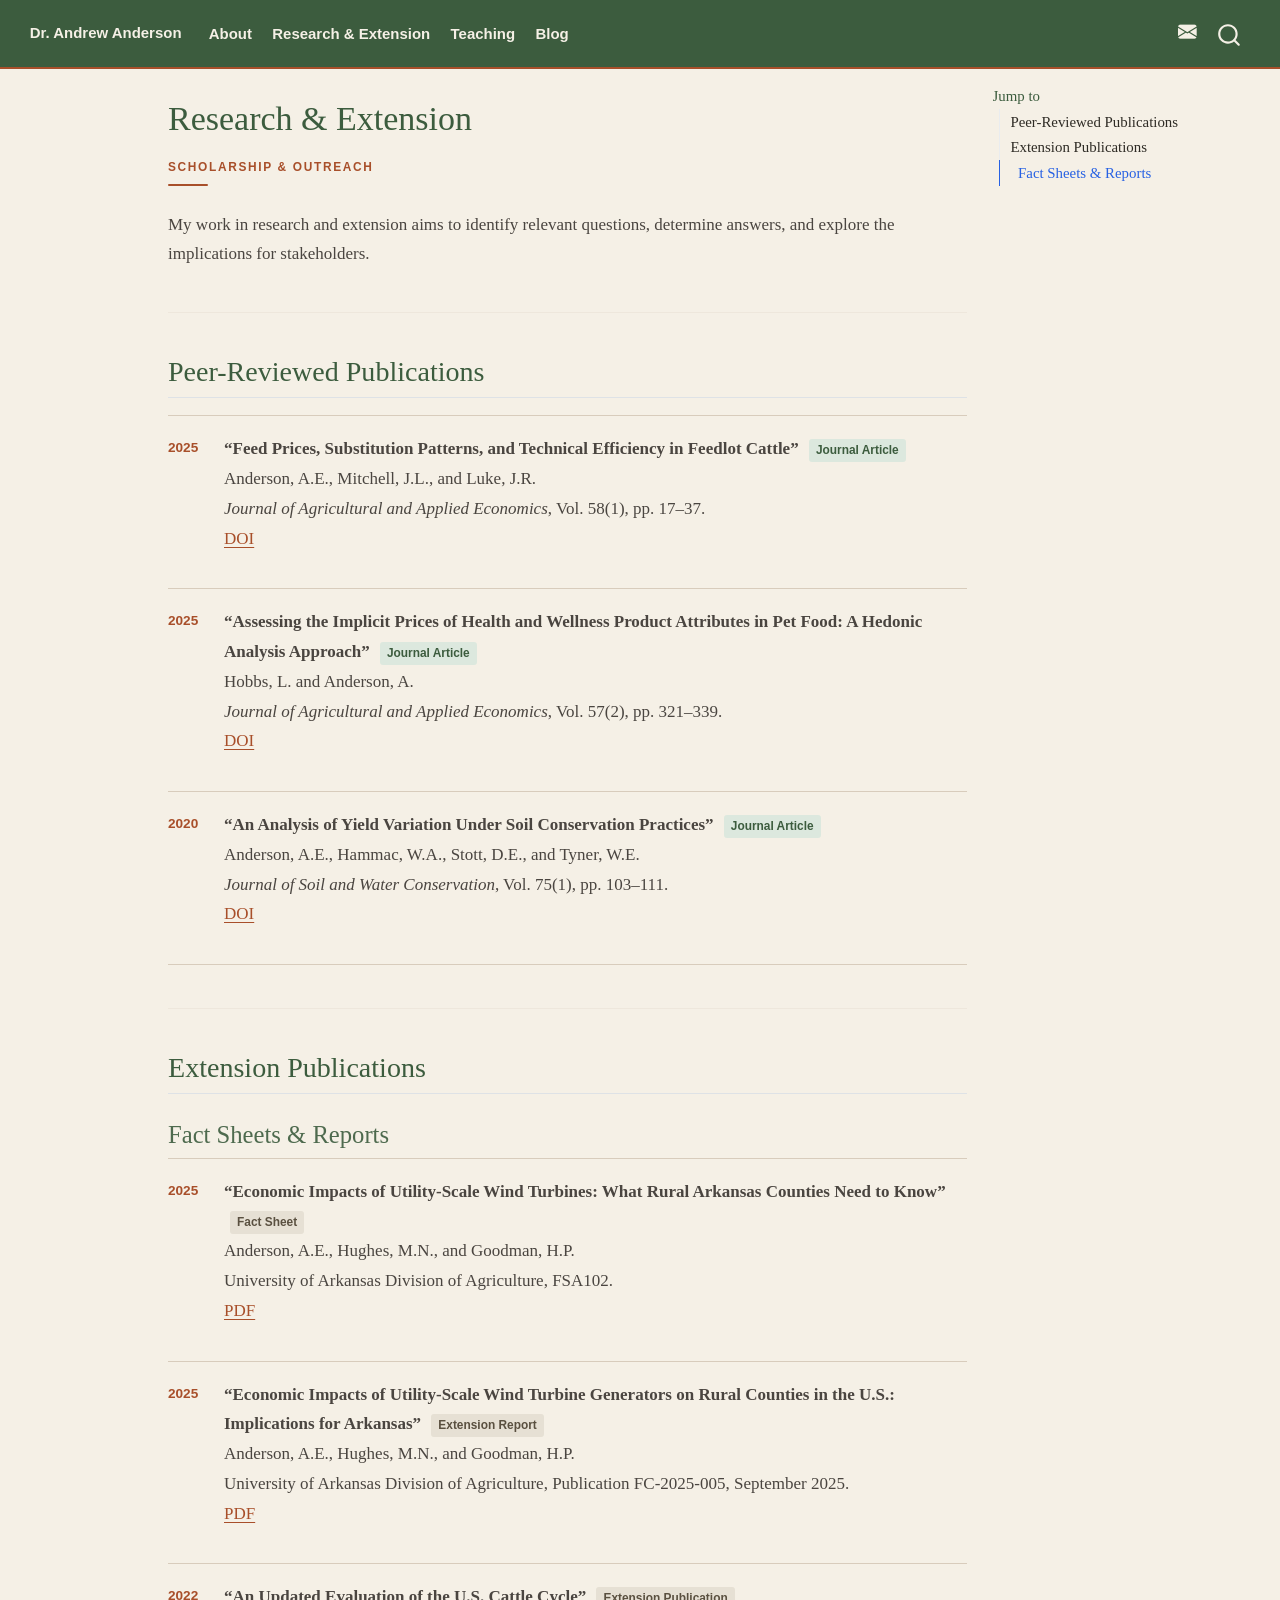
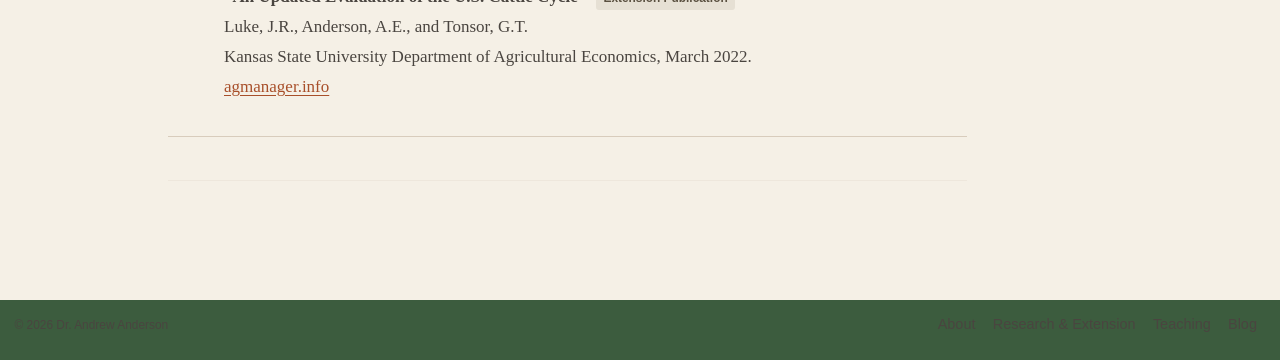
<file: docs/work.html>
<!DOCTYPE html>
<html xmlns="http://www.w3.org/1999/xhtml" lang="en" xml:lang="en"><head>

<meta charset="utf-8">
<meta name="generator" content="quarto-1.9.29">

<meta name="viewport" content="width=device-width, initial-scale=1.0, user-scalable=yes">


<title>Research &amp; Extension – Dr.&nbsp;Andrew Anderson</title>
<style>
/* Default styles provided by pandoc.
** See https://pandoc.org/MANUAL.html#variables-for-html for config info.
*/
code{white-space: pre-wrap;}
span.smallcaps{font-variant: small-caps;}
div.columns{display: flex; gap: min(4vw, 1.5em);}
div.column{flex: auto; overflow-x: auto;}
div.hanging-indent{margin-left: 1.5em; text-indent: -1.5em;}
ul.task-list{list-style: none;}
ul.task-list li input[type="checkbox"] {
  width: 0.8em;
  margin: 0 0.8em 0.2em -1em; /* quarto-specific, see https://github.com/quarto-dev/quarto-cli/issues/4556 */ 
  vertical-align: middle;
}
</style>


<script src="site_libs/quarto-nav/quarto-nav.js"></script>
<script src="site_libs/quarto-nav/headroom.min.js"></script>
<script src="site_libs/clipboard/clipboard.min.js"></script>
<script src="site_libs/quarto-search/autocomplete.umd.js"></script>
<script src="site_libs/quarto-search/fuse.min.js"></script>
<script src="site_libs/quarto-search/quarto-search.js"></script>
<meta name="quarto:offset" content="./">
<link href="./images/Headshot.png" rel="icon" type="image/png">
<script src="site_libs/quarto-html/quarto.js" type="module"></script>
<script src="site_libs/quarto-html/tabsets/tabsets.js" type="module"></script>
<script src="site_libs/quarto-html/popper.min.js"></script>
<script src="site_libs/quarto-html/tippy.umd.min.js"></script>
<script src="site_libs/quarto-html/anchor.min.js"></script>
<link href="site_libs/quarto-html/tippy.css" rel="stylesheet">
<link href="site_libs/quarto-html/quarto-syntax-highlighting-dfa48a90d809c806c7ea2d5aecd9fc66.css" rel="stylesheet" id="quarto-text-highlighting-styles">
<script src="site_libs/bootstrap/bootstrap.min.js"></script>
<link href="site_libs/bootstrap/bootstrap-icons.css" rel="stylesheet">
<link href="site_libs/bootstrap/bootstrap-d1b714ae72debda6baafd112ce04a500.min.css" rel="stylesheet" append-hash="true" id="quarto-bootstrap" data-mode="light">
<script id="quarto-search-options" type="application/json">{
  "location": "navbar",
  "copy-button": false,
  "collapse-after": 3,
  "panel-placement": "end",
  "type": "overlay",
  "limit": 50,
  "keyboard-shortcut": [
    "f",
    "/",
    "s"
  ],
  "show-item-context": false,
  "language": {
    "search-no-results-text": "No results",
    "search-matching-documents-text": "matching documents",
    "search-copy-link-title": "Copy link to search",
    "search-hide-matches-text": "Hide additional matches",
    "search-more-match-text": "more match in this document",
    "search-more-matches-text": "more matches in this document",
    "search-clear-button-title": "Clear",
    "search-text-placeholder": "",
    "search-detached-cancel-button-title": "Cancel",
    "search-submit-button-title": "Submit",
    "search-label": "Search"
  }
}</script>
<script async="" src="https://www.googletagmanager.com/gtag/js?id=G-PRQ410VYJN"></script>

<script type="text/javascript">

window.dataLayer = window.dataLayer || [];
function gtag(){dataLayer.push(arguments);}
gtag('js', new Date());
gtag('config', 'G-PRQ410VYJN', { 'anonymize_ip': true});
</script>
<style>html{ scroll-behavior: smooth; }</style>


<link rel="stylesheet" href="styles.css">
</head>

<body class="nav-fixed quarto-light">

<div id="quarto-search-results"></div>
  <header id="quarto-header" class="headroom fixed-top">
    <nav class="navbar navbar-expand-lg " data-bs-theme="dark">
      <div class="navbar-container container-fluid">
      <div class="navbar-brand-container mx-auto">
    <a class="navbar-brand" href="./index.html">
    <span class="navbar-title">Dr.&nbsp;Andrew Anderson</span>
    </a>
  </div>
            <div id="quarto-search" class="" title="Search"></div>
          <button class="navbar-toggler" type="button" data-bs-toggle="collapse" data-bs-target="#navbarCollapse" aria-controls="navbarCollapse" role="menu" aria-expanded="false" aria-label="Toggle navigation" onclick="if (window.quartoToggleHeadroom) { window.quartoToggleHeadroom(); }">
  <span class="navbar-toggler-icon"></span>
</button>
          <div class="collapse navbar-collapse" id="navbarCollapse">
            <ul class="navbar-nav navbar-nav-scroll me-auto">
  <li class="nav-item">
    <a class="nav-link" href="./index.html"> 
<span class="menu-text">About</span></a>
  </li>  
  <li class="nav-item">
    <a class="nav-link active" href="./work.html" aria-current="page"> 
<span class="menu-text">Research &amp; Extension</span></a>
  </li>  
  <li class="nav-item">
    <a class="nav-link" href="./teaching.html"> 
<span class="menu-text">Teaching</span></a>
  </li>  
  <li class="nav-item">
    <a class="nav-link" href="./blog/index.html"> 
<span class="menu-text">Blog</span></a>
  </li>  
</ul>
            <ul class="navbar-nav navbar-nav-scroll ms-auto">
  <li class="nav-item compact">
    <a class="nav-link" href="mailto:a.anderson@usu.edu"> <i class="bi bi-envelope-fill" role="img" aria-label="Email">
</i> 
<span class="menu-text"></span></a>
  </li>  
</ul>
          </div> <!-- /navcollapse -->
            <div class="quarto-navbar-tools">
</div>
      </div> <!-- /container-fluid -->
    </nav>
</header>
<!-- content -->
<div id="quarto-content" class="quarto-container page-columns page-rows-contents page-layout-article page-navbar">
<!-- sidebar -->
<!-- margin-sidebar -->
    <div id="quarto-margin-sidebar" class="sidebar margin-sidebar">
        <nav id="TOC" role="doc-toc" class="toc-active">
    <h2 id="toc-title">Jump to</h2>
   
  <ul>
  <li><a href="#peer-reviewed-publications" id="toc-peer-reviewed-publications" class="nav-link active" data-scroll-target="#peer-reviewed-publications">Peer-Reviewed Publications</a></li>
  <li><a href="#extension-publications" id="toc-extension-publications" class="nav-link" data-scroll-target="#extension-publications">Extension Publications</a>
  <ul class="collapse">
  <li><a href="#fact-sheets-reports" id="toc-fact-sheets-reports" class="nav-link" data-scroll-target="#fact-sheets-reports">Fact Sheets &amp; Reports</a></li>
  </ul></li>
  </ul>
</nav>
    </div>
<!-- main -->
<main class="content" id="quarto-document-content">

<header id="title-block-header" class="quarto-title-block default">
<div class="quarto-title">
<h1 class="title">Research &amp; Extension</h1>
</div>



<div class="quarto-title-meta">

    
  
    
  </div>
  


</header>


<span class="section-label">Scholarship &amp; Outreach</span>
<div class="rule-accent">

</div>
<p>My work in research and extension aims to identify relevant questions, determine answers, and explore the implications for stakeholders.</p>
<hr>
<section id="peer-reviewed-publications" class="level2">
<h2 class="anchored" data-anchor-id="peer-reviewed-publications">Peer-Reviewed Publications</h2>
<ul class="pub-list">
<li class="pub-item">
<div class="pub-year">
2025
</div>
<div>
<p><strong>“Feed Prices, Substitution Patterns, and Technical Efficiency in Feedlot Cattle”</strong> <span class="pub-badge badge-journal">Journal Article</span><br> Anderson, A.E., Mitchell, J.L., and Luke, J.R.<br> <em>Journal of Agricultural and Applied Economics</em>, Vol. 58(1), pp.&nbsp;17–37.<br> <a href="https://doi.org/10.1017/aae.2025.10018">DOI</a></p>
</div>
</li>
<li class="pub-item">
<div class="pub-year">
2025
</div>
<div>
<p><strong>“Assessing the Implicit Prices of Health and Wellness Product Attributes in Pet Food: A Hedonic Analysis Approach”</strong> <span class="pub-badge badge-journal">Journal Article</span><br> Hobbs, L. and Anderson, A.<br> <em>Journal of Agricultural and Applied Economics</em>, Vol. 57(2), pp.&nbsp;321–339.<br> <a href="https://doi.org/10.1017/aae.2025.11">DOI</a></p>
</div>
</li>
<li class="pub-item">
<div class="pub-year">
2020
</div>
<div>
<p><strong>“An Analysis of Yield Variation Under Soil Conservation Practices”</strong> <span class="pub-badge badge-journal">Journal Article</span><br> Anderson, A.E., Hammac, W.A., Stott, D.E., and Tyner, W.E.<br> <em>Journal of Soil and Water Conservation</em>, Vol. 75(1), pp.&nbsp;103–111.<br> <a href="https://doi.org/10.2489/jswc.75.1.103">DOI</a></p>
</div>
</li>
</ul>
<hr>
</section>
<section id="extension-publications" class="level2">
<h2 class="anchored" data-anchor-id="extension-publications">Extension Publications</h2>
<section id="fact-sheets-reports" class="level3">
<h3 class="anchored" data-anchor-id="fact-sheets-reports">Fact Sheets &amp; Reports</h3>
<ul class="pub-list">
<li class="pub-item">
<div class="pub-year">
2025
</div>
<div>
<p><strong>“Economic Impacts of Utility-Scale Wind Turbines: What Rural Arkansas Counties Need to Know”</strong> <span class="pub-badge badge-report">Fact Sheet</span><br> Anderson, A.E., Hughes, M.N., and Goodman, H.P.<br> University of Arkansas Division of Agriculture, FSA102.<br> <a href="https://www.uaex.uada.edu/publications/pdf/FSA102.pdf">PDF</a></p>
</div>
</li>
<li class="pub-item">
<div class="pub-year">
2025
</div>
<div>
<p><strong>“Economic Impacts of Utility-Scale Wind Turbine Generators on Rural Counties in the U.S.: Implications for Arkansas”</strong> <span class="pub-badge badge-report">Extension Report</span><br> Anderson, A.E., Hughes, M.N., and Goodman, H.P.<br> University of Arkansas Division of Agriculture, Publication FC-2025-005, September 2025.<br> <a href="https://bpb-us-e1.wpmucdn.com/wordpressua.uark.edu/dist/6/907/files/2025/12/Economic-Impacts-of-Utility-scale-Wind-Turbine-Generators-.pdf">PDF</a></p>
</div>
</li>
<li class="pub-item">
<div class="pub-year">
2022
</div>
<div>
<p><strong>“An Updated Evaluation of the U.S. Cattle Cycle”</strong> <span class="pub-badge badge-report">Extension Publication</span><br> Luke, J.R., Anderson, A.E., and Tonsor, G.T.<br> Kansas State University Department of Agricultural Economics, March 2022.<br> <a href="https://agmanager.info/livestock-meat/production-economics/updated-evaluation-us-cattle-cycle">agmanager.info</a></p>
</div>
</li>
</ul>
<hr>


</section>
</section>

</main> <!-- /main -->
<script id="quarto-html-after-body" type="application/javascript">
  window.document.addEventListener("DOMContentLoaded", function (event) {
    const icon = "";
    const anchorJS = new window.AnchorJS();
    anchorJS.options = {
      placement: 'right',
      icon: icon
    };
    anchorJS.add('.anchored');
    const isCodeAnnotation = (el) => {
      for (const clz of el.classList) {
        if (clz.startsWith('code-annotation-')) {                     
          return true;
        }
      }
      return false;
    }
    const onCopySuccess = function(e) {
      // button target
      const button = e.trigger;
      // don't keep focus
      button.blur();
      // flash "checked"
      button.classList.add('code-copy-button-checked');
      var currentTitle = button.getAttribute("title");
      button.setAttribute("title", "Copied!");
      let tooltip;
      if (window.bootstrap) {
        button.setAttribute("data-bs-toggle", "tooltip");
        button.setAttribute("data-bs-placement", "left");
        button.setAttribute("data-bs-title", "Copied!");
        tooltip = new bootstrap.Tooltip(button, 
          { trigger: "manual", 
            customClass: "code-copy-button-tooltip",
            offset: [0, -8]});
        tooltip.show();    
      }
      setTimeout(function() {
        if (tooltip) {
          tooltip.hide();
          button.removeAttribute("data-bs-title");
          button.removeAttribute("data-bs-toggle");
          button.removeAttribute("data-bs-placement");
        }
        button.setAttribute("title", currentTitle);
        button.classList.remove('code-copy-button-checked');
      }, 1000);
      // clear code selection
      e.clearSelection();
    }
    const getTextToCopy = function(trigger) {
      const outerScaffold = trigger.parentElement.cloneNode(true);
      const codeEl = outerScaffold.querySelector('code');
      for (const childEl of codeEl.children) {
        if (isCodeAnnotation(childEl)) {
          childEl.remove();
        }
      }
      return codeEl.innerText;
    }
    const clipboard = new window.ClipboardJS('.code-copy-button:not([data-in-quarto-modal])', {
      text: getTextToCopy
    });
    clipboard.on('success', onCopySuccess);
    if (window.document.getElementById('quarto-embedded-source-code-modal')) {
      const clipboardModal = new window.ClipboardJS('.code-copy-button[data-in-quarto-modal]', {
        text: getTextToCopy,
        container: window.document.getElementById('quarto-embedded-source-code-modal')
      });
      clipboardModal.on('success', onCopySuccess);
    }
      var localhostRegex = new RegExp(/^(?:http|https):\/\/localhost\:?[0-9]*\//);
      var mailtoRegex = new RegExp(/^mailto:/);
        var filterRegex = new RegExp("https:\/\/aanderson-agecon\.github\.io");
      var isInternal = (href) => {
          return filterRegex.test(href) || localhostRegex.test(href) || mailtoRegex.test(href);
      }
      // Inspect non-navigation links and adorn them if external
     var links = window.document.querySelectorAll('a[href]:not(.nav-link):not(.navbar-brand):not(.toc-action):not(.sidebar-link):not(.sidebar-item-toggle):not(.pagination-link):not(.no-external):not([aria-hidden]):not(.dropdown-item):not(.quarto-navigation-tool):not(.about-link)');
      for (var i=0; i<links.length; i++) {
        const link = links[i];
        if (!isInternal(link.href)) {
          // undo the damage that might have been done by quarto-nav.js in the case of
          // links that we want to consider external
          if (link.dataset.originalHref !== undefined) {
            link.href = link.dataset.originalHref;
          }
            // target, if specified
            link.setAttribute("target", "_blank");
            if (link.getAttribute("rel") === null) {
              link.setAttribute("rel", "noopener");
            }
        }
      }
    function tippyHover(el, contentFn, onTriggerFn, onUntriggerFn) {
      const config = {
        allowHTML: true,
        maxWidth: 500,
        delay: 100,
        arrow: false,
        appendTo: function(el) {
            return el.parentElement;
        },
        interactive: true,
        interactiveBorder: 10,
        theme: 'quarto',
        placement: 'bottom-start',
      };
      if (contentFn) {
        config.content = contentFn;
      }
      if (onTriggerFn) {
        config.onTrigger = onTriggerFn;
      }
      if (onUntriggerFn) {
        config.onUntrigger = onUntriggerFn;
      }
      window.tippy(el, config); 
    }
    const noterefs = window.document.querySelectorAll('a[role="doc-noteref"]');
    for (var i=0; i<noterefs.length; i++) {
      const ref = noterefs[i];
      tippyHover(ref, function() {
        // use id or data attribute instead here
        let href = ref.getAttribute('data-footnote-href') || ref.getAttribute('href');
        try { href = new URL(href).hash; } catch {}
        const id = href.replace(/^#\/?/, "");
        const note = window.document.getElementById(id);
        if (note) {
          return note.innerHTML;
        } else {
          return "";
        }
      });
    }
    const xrefs = window.document.querySelectorAll('a.quarto-xref');
    const processXRef = (id, note) => {
      // Strip column container classes
      const stripColumnClz = (el) => {
        el.classList.remove("page-full", "page-columns");
        if (el.children) {
          for (const child of el.children) {
            stripColumnClz(child);
          }
        }
      }
      stripColumnClz(note)
      if (id === null || id.startsWith('sec-')) {
        // Special case sections, only their first couple elements
        const container = document.createElement("div");
        if (note.children && note.children.length > 2) {
          container.appendChild(note.children[0].cloneNode(true));
          for (let i = 1; i < note.children.length; i++) {
            const child = note.children[i];
            if (child.tagName === "P" && child.innerText === "") {
              continue;
            } else {
              container.appendChild(child.cloneNode(true));
              break;
            }
          }
          if (window.Quarto?.typesetMath) {
            window.Quarto.typesetMath(container);
          }
          return container.innerHTML
        } else {
          if (window.Quarto?.typesetMath) {
            window.Quarto.typesetMath(note);
          }
          return note.innerHTML;
        }
      } else {
        // Remove any anchor links if they are present
        const anchorLink = note.querySelector('a.anchorjs-link');
        if (anchorLink) {
          anchorLink.remove();
        }
        if (window.Quarto?.typesetMath) {
          window.Quarto.typesetMath(note);
        }
        if (note.classList.contains("callout")) {
          return note.outerHTML;
        } else {
          return note.innerHTML;
        }
      }
    }
    for (var i=0; i<xrefs.length; i++) {
      const xref = xrefs[i];
      tippyHover(xref, undefined, function(instance) {
        instance.disable();
        let url = xref.getAttribute('href');
        let hash = undefined; 
        if (url.startsWith('#')) {
          hash = url;
        } else {
          try { hash = new URL(url).hash; } catch {}
        }
        if (hash) {
          const id = hash.replace(/^#\/?/, "");
          const note = window.document.getElementById(id);
          if (note !== null) {
            try {
              const html = processXRef(id, note.cloneNode(true));
              instance.setContent(html);
            } finally {
              instance.enable();
              instance.show();
            }
          } else {
            // See if we can fetch this
            fetch(url.split('#')[0])
            .then(res => res.text())
            .then(html => {
              const parser = new DOMParser();
              const htmlDoc = parser.parseFromString(html, "text/html");
              const note = htmlDoc.getElementById(id);
              if (note !== null) {
                const html = processXRef(id, note);
                instance.setContent(html);
              } 
            }).finally(() => {
              instance.enable();
              instance.show();
            });
          }
        } else {
          // See if we can fetch a full url (with no hash to target)
          // This is a special case and we should probably do some content thinning / targeting
          fetch(url)
          .then(res => res.text())
          .then(html => {
            const parser = new DOMParser();
            const htmlDoc = parser.parseFromString(html, "text/html");
            const note = htmlDoc.querySelector('main.content');
            if (note !== null) {
              // This should only happen for chapter cross references
              // (since there is no id in the URL)
              // remove the first header
              if (note.children.length > 0 && note.children[0].tagName === "HEADER") {
                note.children[0].remove();
              }
              const html = processXRef(null, note);
              instance.setContent(html);
            } 
          }).finally(() => {
            instance.enable();
            instance.show();
          });
        }
      }, function(instance) {
      });
    }
        let selectedAnnoteEl;
        const selectorForAnnotation = ( cell, annotation) => {
          let cellAttr = 'data-code-cell="' + cell + '"';
          let lineAttr = 'data-code-annotation="' +  annotation + '"';
          const selector = 'span[' + cellAttr + '][' + lineAttr + ']';
          return selector;
        }
        const selectCodeLines = (annoteEl) => {
          const doc = window.document;
          const targetCell = annoteEl.getAttribute("data-target-cell");
          const targetAnnotation = annoteEl.getAttribute("data-target-annotation");
          const annoteSpan = window.document.querySelector(selectorForAnnotation(targetCell, targetAnnotation));
          const lines = annoteSpan.getAttribute("data-code-lines").split(",");
          const lineIds = lines.map((line) => {
            return targetCell + "-" + line;
          })
          let top = null;
          let height = null;
          let parent = null;
          if (lineIds.length > 0) {
              //compute the position of the single el (top and bottom and make a div)
              const el = window.document.getElementById(lineIds[0]);
              top = el.offsetTop;
              height = el.offsetHeight;
              parent = el.parentElement.parentElement;
            if (lineIds.length > 1) {
              const lastEl = window.document.getElementById(lineIds[lineIds.length - 1]);
              const bottom = lastEl.offsetTop + lastEl.offsetHeight;
              height = bottom - top;
            }
            if (top !== null && height !== null && parent !== null) {
              // cook up a div (if necessary) and position it 
              let div = window.document.getElementById("code-annotation-line-highlight");
              if (div === null) {
                div = window.document.createElement("div");
                div.setAttribute("id", "code-annotation-line-highlight");
                div.style.position = 'absolute';
                parent.appendChild(div);
              }
              div.style.top = top - 2 + "px";
              div.style.height = height + 4 + "px";
              div.style.left = 0;
              let gutterDiv = window.document.getElementById("code-annotation-line-highlight-gutter");
              if (gutterDiv === null) {
                gutterDiv = window.document.createElement("div");
                gutterDiv.setAttribute("id", "code-annotation-line-highlight-gutter");
                gutterDiv.style.position = 'absolute';
                const codeCell = window.document.getElementById(targetCell);
                const gutter = codeCell.querySelector('.code-annotation-gutter');
                gutter.appendChild(gutterDiv);
              }
              gutterDiv.style.top = top - 2 + "px";
              gutterDiv.style.height = height + 4 + "px";
            }
            selectedAnnoteEl = annoteEl;
          }
        };
        const unselectCodeLines = () => {
          const elementsIds = ["code-annotation-line-highlight", "code-annotation-line-highlight-gutter"];
          elementsIds.forEach((elId) => {
            const div = window.document.getElementById(elId);
            if (div) {
              div.remove();
            }
          });
          selectedAnnoteEl = undefined;
        };
          // Handle positioning of the toggle
      window.addEventListener(
        "resize",
        throttle(() => {
          elRect = undefined;
          if (selectedAnnoteEl) {
            selectCodeLines(selectedAnnoteEl);
          }
        }, 10)
      );
      function throttle(fn, ms) {
      let throttle = false;
      let timer;
        return (...args) => {
          if(!throttle) { // first call gets through
              fn.apply(this, args);
              throttle = true;
          } else { // all the others get throttled
              if(timer) clearTimeout(timer); // cancel #2
              timer = setTimeout(() => {
                fn.apply(this, args);
                timer = throttle = false;
              }, ms);
          }
        };
      }
        // Attach click handler to the DT
        const annoteDls = window.document.querySelectorAll('dt[data-target-cell]');
        for (const annoteDlNode of annoteDls) {
          annoteDlNode.addEventListener('click', (event) => {
            const clickedEl = event.target;
            if (clickedEl !== selectedAnnoteEl) {
              unselectCodeLines();
              const activeEl = window.document.querySelector('dt[data-target-cell].code-annotation-active');
              if (activeEl) {
                activeEl.classList.remove('code-annotation-active');
              }
              selectCodeLines(clickedEl);
              clickedEl.classList.add('code-annotation-active');
            } else {
              // Unselect the line
              unselectCodeLines();
              clickedEl.classList.remove('code-annotation-active');
            }
          });
        }
    const findCites = (el) => {
      const parentEl = el.parentElement;
      if (parentEl) {
        const cites = parentEl.dataset.cites;
        if (cites) {
          return {
            el,
            cites: cites.split(' ')
          };
        } else {
          return findCites(el.parentElement)
        }
      } else {
        return undefined;
      }
    };
    var bibliorefs = window.document.querySelectorAll('a[role="doc-biblioref"]');
    for (var i=0; i<bibliorefs.length; i++) {
      const ref = bibliorefs[i];
      const citeInfo = findCites(ref);
      if (citeInfo) {
        tippyHover(citeInfo.el, function() {
          var popup = window.document.createElement('div');
          citeInfo.cites.forEach(function(cite) {
            var citeDiv = window.document.createElement('div');
            citeDiv.classList.add('hanging-indent');
            citeDiv.classList.add('csl-entry');
            var biblioDiv = window.document.getElementById('ref-' + cite);
            if (biblioDiv) {
              citeDiv.innerHTML = biblioDiv.innerHTML;
            }
            popup.appendChild(citeDiv);
          });
          return popup.innerHTML;
        });
      }
    }
  });
  </script>
</div> <!-- /content -->
<footer class="footer">
  <div class="nav-footer">
    <div class="nav-footer-left">
<p>© 2026 Dr.&nbsp;Andrew Anderson</p>
</div>   
    <div class="nav-footer-center">
      &nbsp;
    </div>
    <div class="nav-footer-right">
      <ul class="footer-items list-unstyled">
    <li class="nav-item">
    <a class="nav-link" href="./index.html">
<p>About</p>
</a>
  </li>  
    <li class="nav-item">
    <a class="nav-link" href="./work.html">
<p>Research &amp; Extension</p>
</a>
  </li>  
    <li class="nav-item">
    <a class="nav-link" href="./teaching.html">
<p>Teaching</p>
</a>
  </li>  
    <li class="nav-item">
    <a class="nav-link" href="./blog/index.html">
<p>Blog</p>
</a>
  </li>  
</ul>
    </div>
  </div>
</footer>




<script src="site_libs/quarto-html/zenscroll-min.js"></script>
</body></html>
</file>
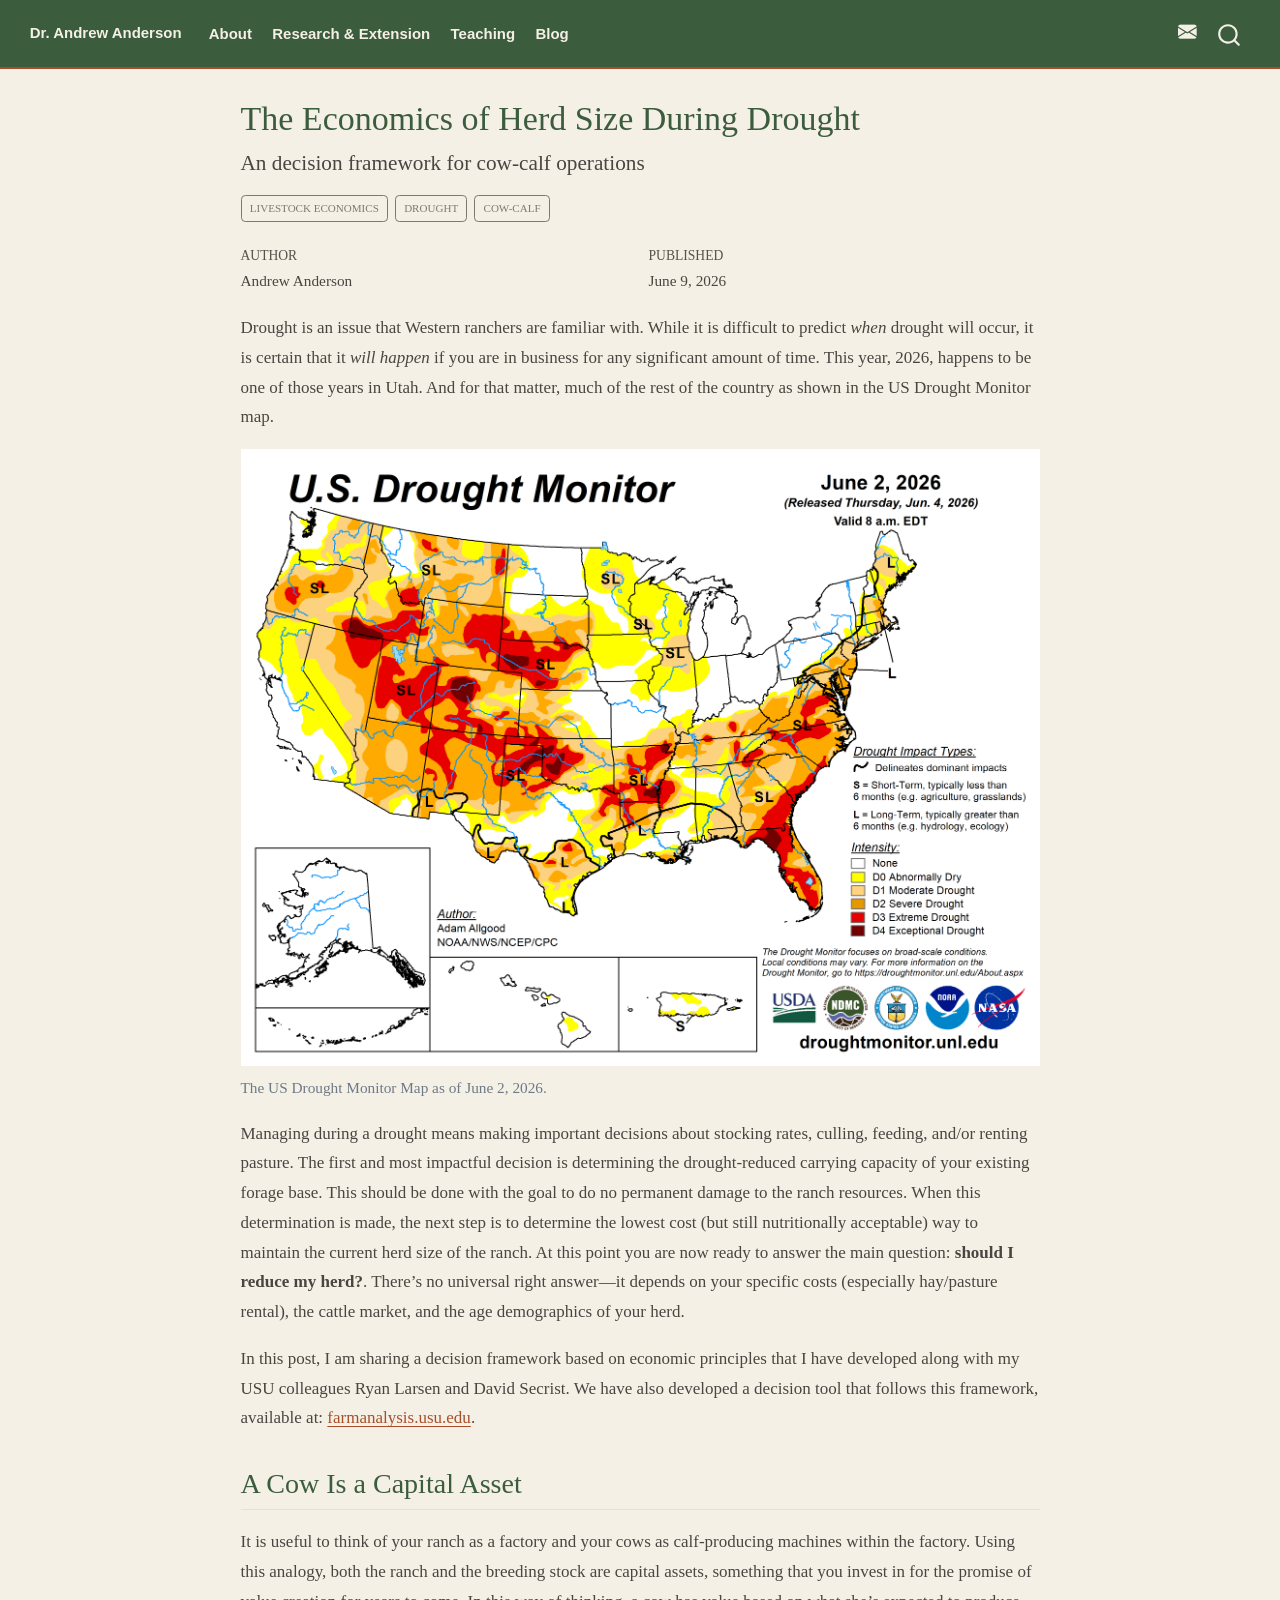
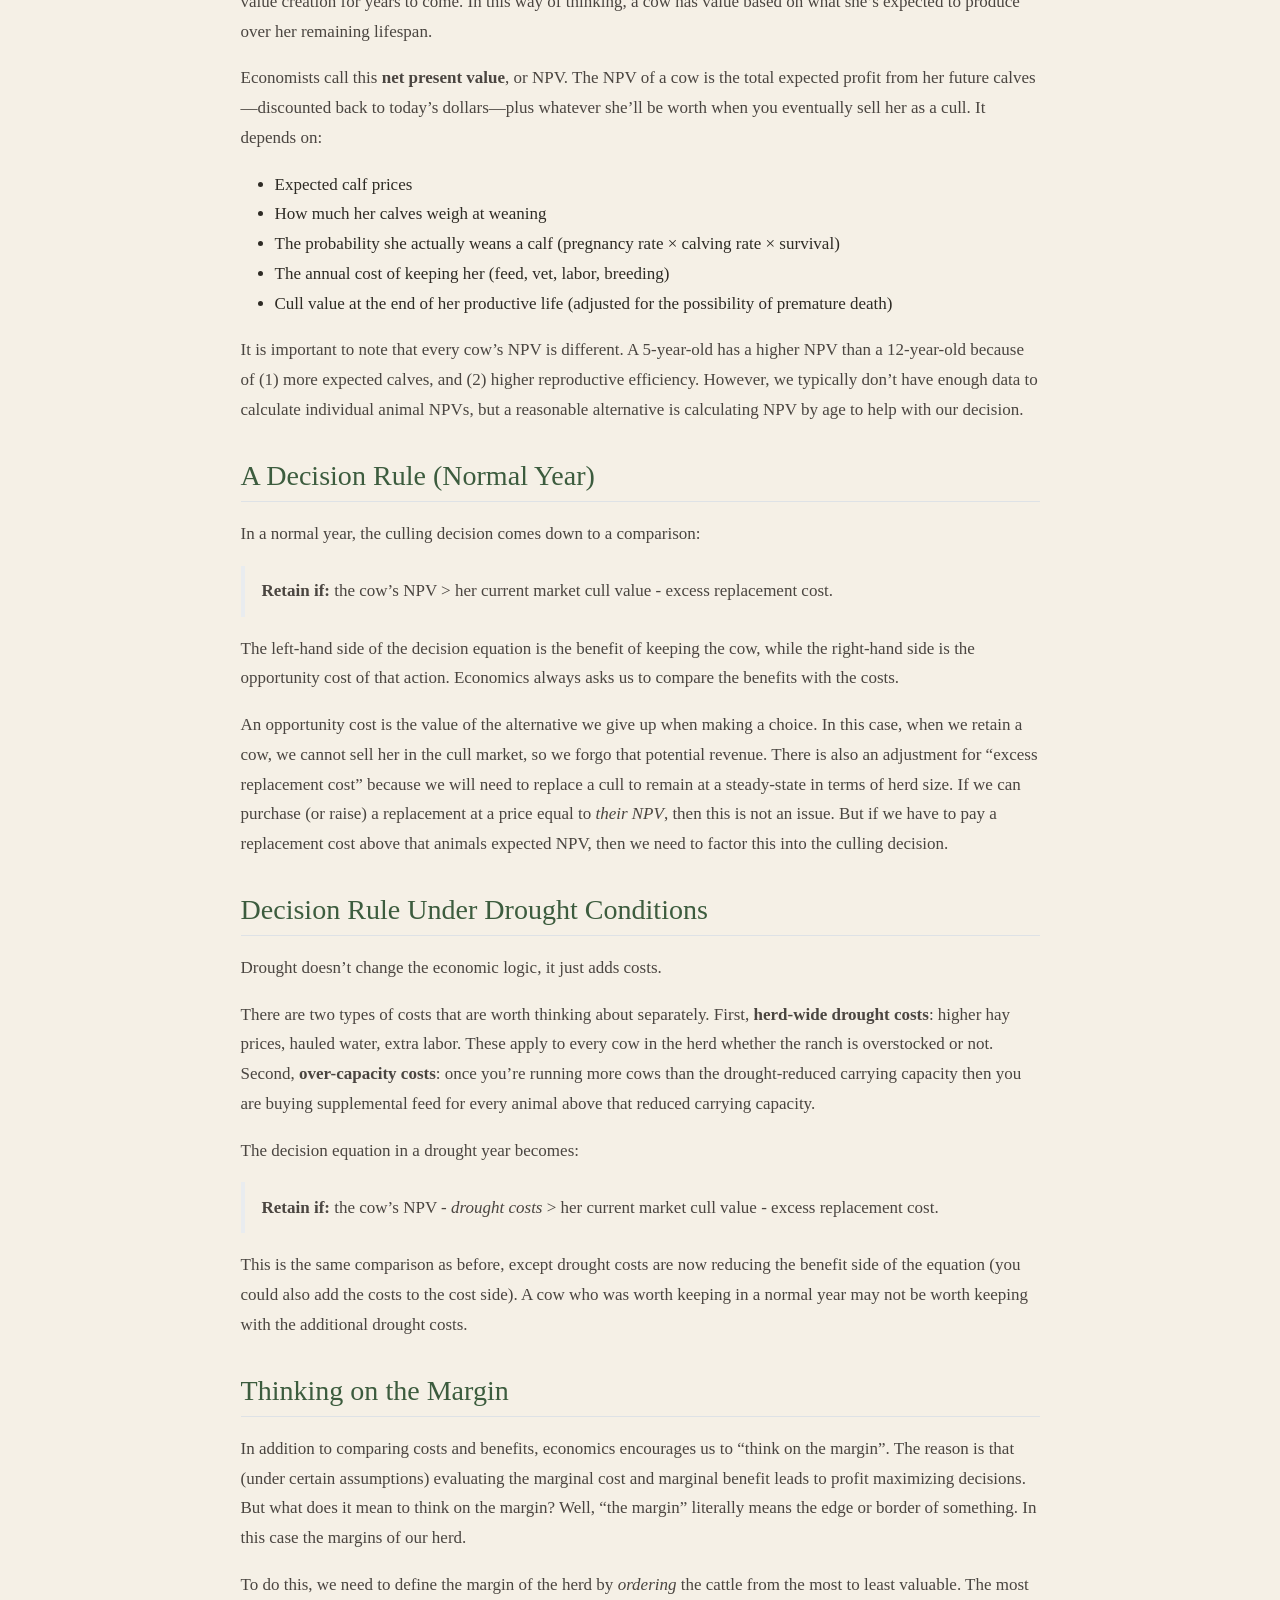
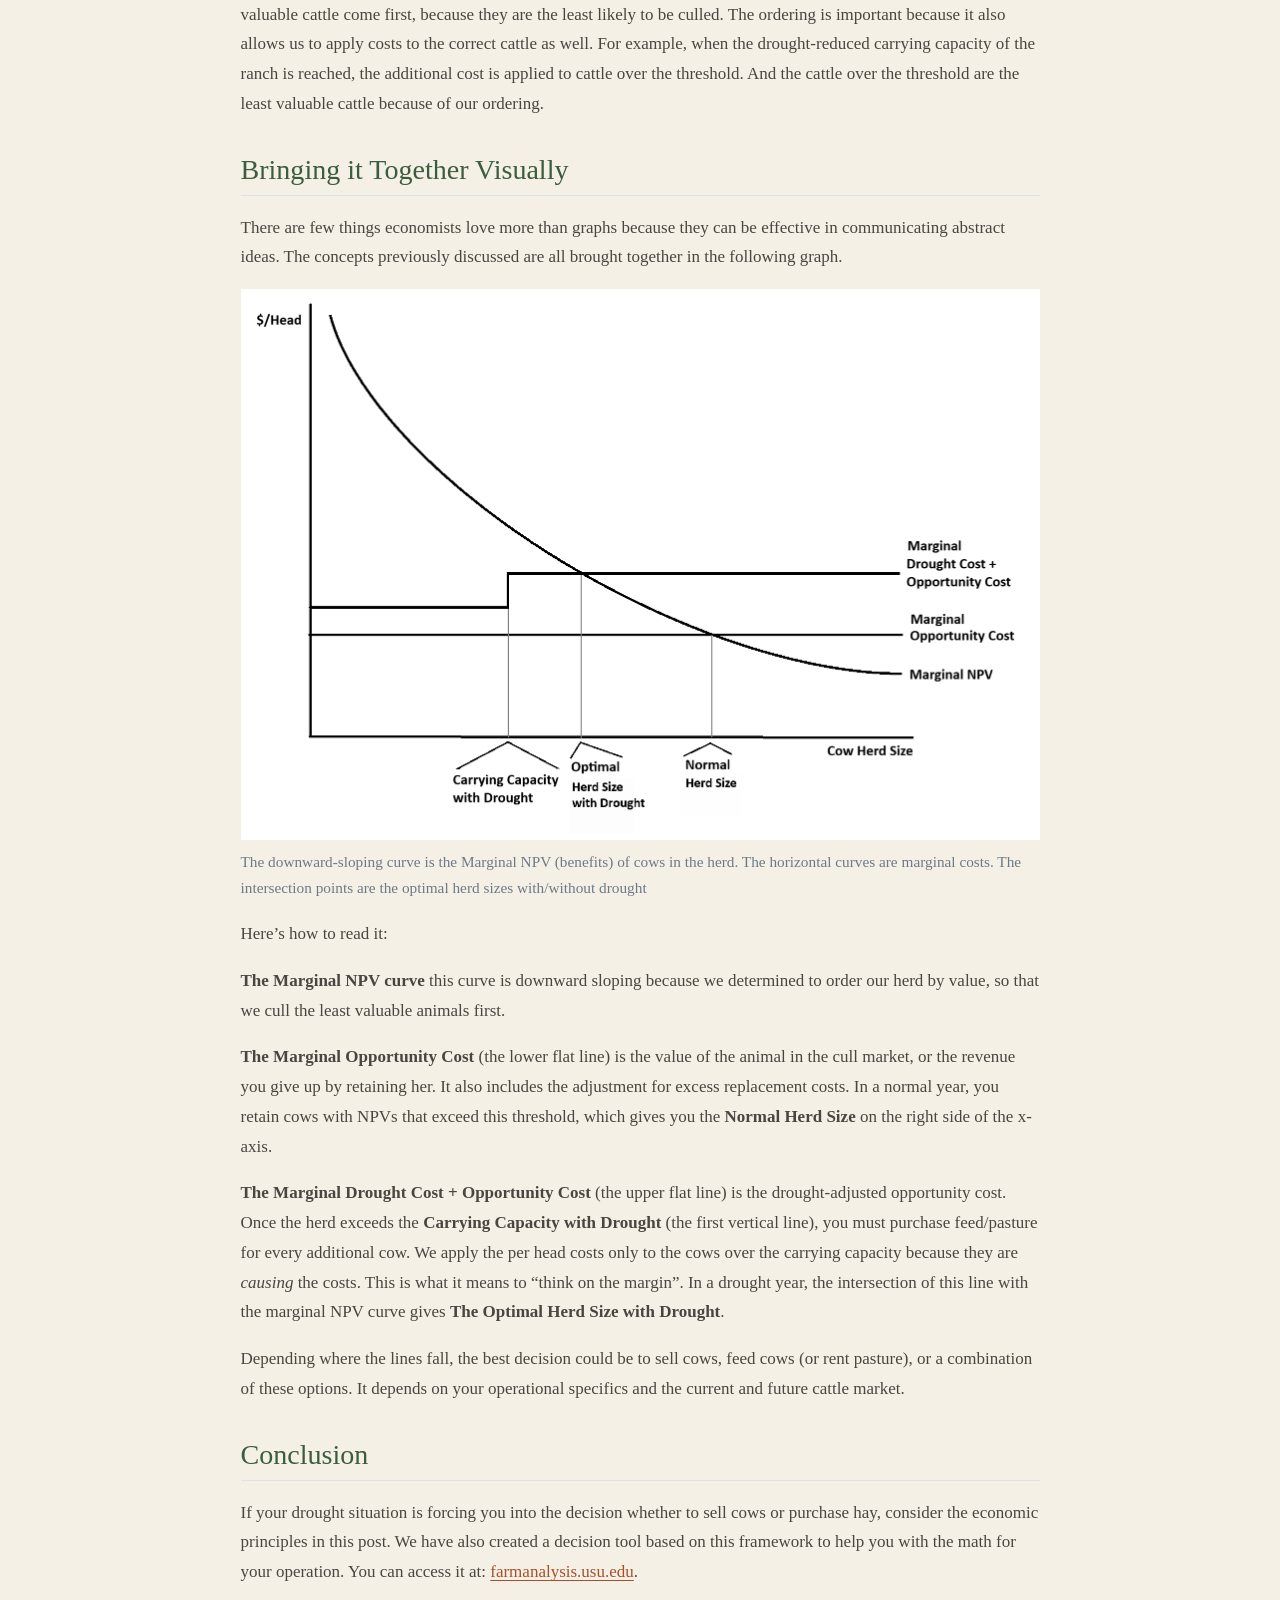
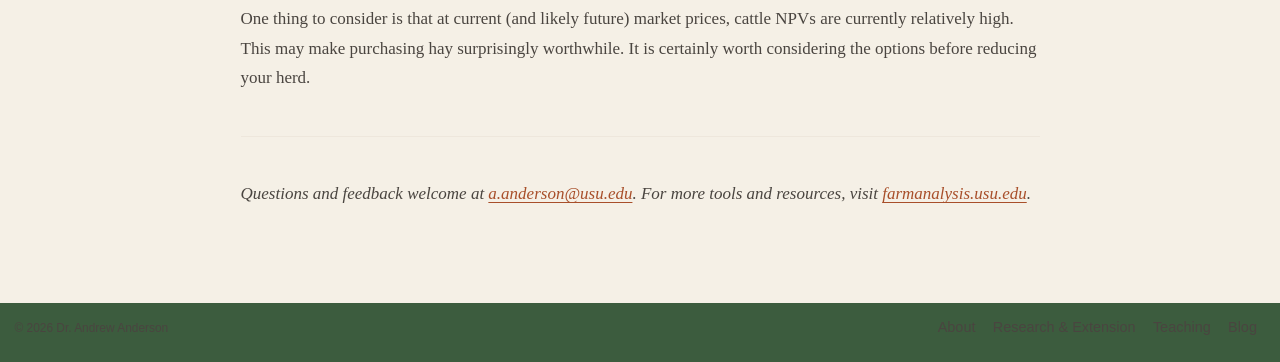
<file: docs/blog/posts/drought-management-decisions.html>
<!DOCTYPE html>
<html xmlns="http://www.w3.org/1999/xhtml" lang="en" xml:lang="en"><head>

<meta charset="utf-8">
<meta name="generator" content="quarto-1.9.29">

<meta name="viewport" content="width=device-width, initial-scale=1.0, user-scalable=yes">

<meta name="author" content="Andrew Anderson">
<meta name="dcterms.date" content="2026-06-09">

<title>The Economics of Herd Size During Drought – Dr.&nbsp;Andrew Anderson</title>
<style>
/* Default styles provided by pandoc.
** See https://pandoc.org/MANUAL.html#variables-for-html for config info.
*/
code{white-space: pre-wrap;}
span.smallcaps{font-variant: small-caps;}
div.columns{display: flex; gap: min(4vw, 1.5em);}
div.column{flex: auto; overflow-x: auto;}
div.hanging-indent{margin-left: 1.5em; text-indent: -1.5em;}
ul.task-list{list-style: none;}
ul.task-list li input[type="checkbox"] {
  width: 0.8em;
  margin: 0 0.8em 0.2em -1em; /* quarto-specific, see https://github.com/quarto-dev/quarto-cli/issues/4556 */ 
  vertical-align: middle;
}
</style>


<script src="../../site_libs/quarto-nav/quarto-nav.js"></script>
<script src="../../site_libs/quarto-nav/headroom.min.js"></script>
<script src="../../site_libs/clipboard/clipboard.min.js"></script>
<script src="../../site_libs/quarto-search/autocomplete.umd.js"></script>
<script src="../../site_libs/quarto-search/fuse.min.js"></script>
<script src="../../site_libs/quarto-search/quarto-search.js"></script>
<meta name="quarto:offset" content="../../">
<link href="../../images/Headshot.png" rel="icon" type="image/png">
<script src="../../site_libs/quarto-html/quarto.js" type="module"></script>
<script src="../../site_libs/quarto-html/tabsets/tabsets.js" type="module"></script>
<script src="../../site_libs/quarto-html/popper.min.js"></script>
<script src="../../site_libs/quarto-html/tippy.umd.min.js"></script>
<script src="../../site_libs/quarto-html/anchor.min.js"></script>
<link href="../../site_libs/quarto-html/tippy.css" rel="stylesheet">
<link href="../../site_libs/quarto-html/quarto-syntax-highlighting-dfa48a90d809c806c7ea2d5aecd9fc66.css" rel="stylesheet" id="quarto-text-highlighting-styles">
<script src="../../site_libs/bootstrap/bootstrap.min.js"></script>
<link href="../../site_libs/bootstrap/bootstrap-icons.css" rel="stylesheet">
<link href="../../site_libs/bootstrap/bootstrap-d1b714ae72debda6baafd112ce04a500.min.css" rel="stylesheet" append-hash="true" id="quarto-bootstrap" data-mode="light">
<script id="quarto-search-options" type="application/json">{
  "location": "navbar",
  "copy-button": false,
  "collapse-after": 3,
  "panel-placement": "end",
  "type": "overlay",
  "limit": 50,
  "keyboard-shortcut": [
    "f",
    "/",
    "s"
  ],
  "show-item-context": false,
  "language": {
    "search-no-results-text": "No results",
    "search-matching-documents-text": "matching documents",
    "search-copy-link-title": "Copy link to search",
    "search-hide-matches-text": "Hide additional matches",
    "search-more-match-text": "more match in this document",
    "search-more-matches-text": "more matches in this document",
    "search-clear-button-title": "Clear",
    "search-text-placeholder": "",
    "search-detached-cancel-button-title": "Cancel",
    "search-submit-button-title": "Submit",
    "search-label": "Search"
  }
}</script>
<script async="" src="https://www.googletagmanager.com/gtag/js?id=G-PRQ410VYJN"></script>

<script type="text/javascript">

window.dataLayer = window.dataLayer || [];
function gtag(){dataLayer.push(arguments);}
gtag('js', new Date());
gtag('config', 'G-PRQ410VYJN', { 'anonymize_ip': true});
</script>
<style>html{ scroll-behavior: smooth; }</style>


<link rel="stylesheet" href="../../styles.css">
</head>

<body class="nav-fixed fullcontent quarto-light">

<div id="quarto-search-results"></div>
  <header id="quarto-header" class="headroom fixed-top">
    <nav class="navbar navbar-expand-lg " data-bs-theme="dark">
      <div class="navbar-container container-fluid">
      <div class="navbar-brand-container mx-auto">
    <a class="navbar-brand" href="../../index.html">
    <span class="navbar-title">Dr.&nbsp;Andrew Anderson</span>
    </a>
  </div>
            <div id="quarto-search" class="" title="Search"></div>
          <button class="navbar-toggler" type="button" data-bs-toggle="collapse" data-bs-target="#navbarCollapse" aria-controls="navbarCollapse" role="menu" aria-expanded="false" aria-label="Toggle navigation" onclick="if (window.quartoToggleHeadroom) { window.quartoToggleHeadroom(); }">
  <span class="navbar-toggler-icon"></span>
</button>
          <div class="collapse navbar-collapse" id="navbarCollapse">
            <ul class="navbar-nav navbar-nav-scroll me-auto">
  <li class="nav-item">
    <a class="nav-link" href="../../index.html"> 
<span class="menu-text">About</span></a>
  </li>  
  <li class="nav-item">
    <a class="nav-link" href="../../work.html"> 
<span class="menu-text">Research &amp; Extension</span></a>
  </li>  
  <li class="nav-item">
    <a class="nav-link" href="../../teaching.html"> 
<span class="menu-text">Teaching</span></a>
  </li>  
  <li class="nav-item">
    <a class="nav-link" href="../../blog/index.html"> 
<span class="menu-text">Blog</span></a>
  </li>  
</ul>
            <ul class="navbar-nav navbar-nav-scroll ms-auto">
  <li class="nav-item compact">
    <a class="nav-link" href="mailto:a.anderson@usu.edu"> <i class="bi bi-envelope-fill" role="img" aria-label="Email">
</i> 
<span class="menu-text"></span></a>
  </li>  
</ul>
          </div> <!-- /navcollapse -->
            <div class="quarto-navbar-tools">
</div>
      </div> <!-- /container-fluid -->
    </nav>
</header>
<!-- content -->
<div id="quarto-content" class="quarto-container page-columns page-rows-contents page-layout-article page-navbar">
<!-- sidebar -->
<!-- margin-sidebar -->
    
<!-- main -->
<main class="content" id="quarto-document-content">

<header id="title-block-header" class="quarto-title-block default">
<div class="quarto-title">
<h1 class="title">The Economics of Herd Size During Drought</h1>
<p class="subtitle lead">An decision framework for cow-calf operations</p>
  <div class="quarto-categories">
    <div class="quarto-category">livestock economics</div>
    <div class="quarto-category">drought</div>
    <div class="quarto-category">cow-calf</div>
  </div>
  </div>



<div class="quarto-title-meta">

    <div>
    <div class="quarto-title-meta-heading">Author</div>
    <div class="quarto-title-meta-contents">
             <p>Andrew Anderson </p>
          </div>
  </div>
    
    <div>
    <div class="quarto-title-meta-heading">Published</div>
    <div class="quarto-title-meta-contents">
      <p class="date">June 9, 2026</p>
    </div>
  </div>
  
    
  </div>
  


</header>


<p>Drought is an issue that Western ranchers are familiar with. While it is difficult to predict <em>when</em> drought will occur, it is certain that it <em>will happen</em> if you are in business for any significant amount of time. This year, 2026, happens to be one of those years in Utah. And for that matter, much of the rest of the country as shown in the US Drought Monitor map.</p>
<div class="quarto-figure quarto-figure-center">
<figure class="figure">
<p><img src="20260602_usdm.png" class="img-fluid figure-img"></p>
<figcaption>The US Drought Monitor Map as of June 2, 2026.</figcaption>
</figure>
</div>
<p>Managing during a drought means making important decisions about stocking rates, culling, feeding, and/or renting pasture. The first and most impactful decision is determining the drought-reduced carrying capacity of your existing forage base. This should be done with the goal to do no permanent damage to the ranch resources. When this determination is made, the next step is to determine the lowest cost (but still nutritionally acceptable) way to maintain the current herd size of the ranch. At this point you are now ready to answer the main question: <strong>should I reduce my herd?</strong>. There’s no universal right answer—it depends on your specific costs (especially hay/pasture rental), the cattle market, and the age demographics of your herd.</p>
<p>In this post, I am sharing a decision framework based on economic principles that I have developed along with my USU colleagues Ryan Larsen and David Secrist. We have also developed a decision tool that follows this framework, available at: <a href="https://farmanalysis.usu.edu">farmanalysis.usu.edu</a>.</p>
<section id="a-cow-is-a-capital-asset" class="level2">
<h2 class="anchored" data-anchor-id="a-cow-is-a-capital-asset">A Cow Is a Capital Asset</h2>
<p>It is useful to think of your ranch as a factory and your cows as calf-producing machines within the factory. Using this analogy, both the ranch and the breeding stock are capital assets, something that you invest in for the promise of value creation for years to come. In this way of thinking, a cow has value based on what she’s expected to produce over her remaining lifespan.</p>
<p>Economists call this <strong>net present value</strong>, or NPV. The NPV of a cow is the total expected profit from her future calves—discounted back to today’s dollars—plus whatever she’ll be worth when you eventually sell her as a cull. It depends on:</p>
<ul>
<li>Expected calf prices</li>
<li>How much her calves weigh at weaning</li>
<li>The probability she actually weans a calf (pregnancy rate × calving rate × survival)</li>
<li>The annual cost of keeping her (feed, vet, labor, breeding)</li>
<li>Cull value at the end of her productive life (adjusted for the possibility of premature death)</li>
</ul>
<p>It is important to note that every cow’s NPV is different. A 5-year-old has a higher NPV than a 12-year-old because of (1) more expected calves, and (2) higher reproductive efficiency. However, we typically don’t have enough data to calculate individual animal NPVs, but a reasonable alternative is calculating NPV by age to help with our decision.</p>
</section>
<section id="a-decision-rule-normal-year" class="level2">
<h2 class="anchored" data-anchor-id="a-decision-rule-normal-year">A Decision Rule (Normal Year)</h2>
<p>In a normal year, the culling decision comes down to a comparison:</p>
<blockquote class="blockquote">
<p><strong>Retain if:</strong> the cow’s NPV &gt; her current market cull value - excess replacement cost.</p>
</blockquote>
<p>The left-hand side of the decision equation is the benefit of keeping the cow, while the right-hand side is the opportunity cost of that action. Economics always asks us to compare the benefits with the costs.</p>
<p>An opportunity cost is the value of the alternative we give up when making a choice. In this case, when we retain a cow, we cannot sell her in the cull market, so we forgo that potential revenue. There is also an adjustment for “excess replacement cost” because we will need to replace a cull to remain at a steady-state in terms of herd size. If we can purchase (or raise) a replacement at a price equal to <em>their NPV</em>, then this is not an issue. But if we have to pay a replacement cost above that animals expected NPV, then we need to factor this into the culling decision.</p>
</section>
<section id="decision-rule-under-drought-conditions" class="level2">
<h2 class="anchored" data-anchor-id="decision-rule-under-drought-conditions">Decision Rule Under Drought Conditions</h2>
<p>Drought doesn’t change the economic logic, it just adds costs.</p>
<p>There are two types of costs that are worth thinking about separately. First, <strong>herd-wide drought costs</strong>: higher hay prices, hauled water, extra labor. These apply to every cow in the herd whether the ranch is overstocked or not. Second, <strong>over-capacity costs</strong>: once you’re running more cows than the drought-reduced carrying capacity then you are buying supplemental feed for every animal above that reduced carrying capacity.</p>
<p>The decision equation in a drought year becomes:</p>
<blockquote class="blockquote">
<p><strong>Retain if:</strong> the cow’s NPV - <em>drought costs</em> &gt; her current market cull value - excess replacement cost.</p>
</blockquote>
<p>This is the same comparison as before, except drought costs are now reducing the benefit side of the equation (you could also add the costs to the cost side). A cow who was worth keeping in a normal year may not be worth keeping with the additional drought costs.</p>
</section>
<section id="thinking-on-the-margin" class="level2">
<h2 class="anchored" data-anchor-id="thinking-on-the-margin">Thinking on the Margin</h2>
<p>In addition to comparing costs and benefits, economics encourages us to “think on the margin”. The reason is that (under certain assumptions) evaluating the marginal cost and marginal benefit leads to profit maximizing decisions. But what does it mean to think on the margin? Well, “the margin” literally means the edge or border of something. In this case the margins of our herd.</p>
<p>To do this, we need to define the margin of the herd by <em>ordering</em> the cattle from the most to least valuable. The most valuable cattle come first, because they are the least likely to be culled. The ordering is important because it also allows us to apply costs to the correct cattle as well. For example, when the drought-reduced carrying capacity of the ranch is reached, the additional cost is applied to cattle over the threshold. And the cattle over the threshold are the least valuable cattle because of our ordering.</p>
</section>
<section id="bringing-it-together-visually" class="level2">
<h2 class="anchored" data-anchor-id="bringing-it-together-visually">Bringing it Together Visually</h2>
<p>There are few things economists love more than graphs because they can be effective in communicating abstract ideas. The concepts previously discussed are all brought together in the following graph.</p>
<div class="quarto-figure quarto-figure-center">
<figure class="figure">
<p><img src="drought-graph.png" class="img-fluid figure-img"></p>
<figcaption>The downward-sloping curve is the Marginal NPV (benefits) of cows in the herd. The horizontal curves are marginal costs. The intersection points are the optimal herd sizes with/without drought</figcaption>
</figure>
</div>
<p>Here’s how to read it:</p>
<p><strong>The Marginal NPV curve</strong> this curve is downward sloping because we determined to order our herd by value, so that we cull the least valuable animals first.</p>
<p><strong>The Marginal Opportunity Cost</strong> (the lower flat line) is the value of the animal in the cull market, or the revenue you give up by retaining her. It also includes the adjustment for excess replacement costs. In a normal year, you retain cows with NPVs that exceed this threshold, which gives you the <strong>Normal Herd Size</strong> on the right side of the x-axis.</p>
<p><strong>The Marginal Drought Cost + Opportunity Cost</strong> (the upper flat line) is the drought-adjusted opportunity cost. Once the herd exceeds the <strong>Carrying Capacity with Drought</strong> (the first vertical line), you must purchase feed/pasture for every additional cow. We apply the per head costs only to the cows over the carrying capacity because they are <em>causing</em> the costs. This is what it means to “think on the margin”. In a drought year, the intersection of this line with the marginal NPV curve gives <strong>The Optimal Herd Size with Drought</strong>.</p>
<p>Depending where the lines fall, the best decision could be to sell cows, feed cows (or rent pasture), or a combination of these options. It depends on your operational specifics and the current and future cattle market.</p>
</section>
<section id="conclusion" class="level2">
<h2 class="anchored" data-anchor-id="conclusion">Conclusion</h2>
<p>If your drought situation is forcing you into the decision whether to sell cows or purchase hay, consider the economic principles in this post. We have also created a decision tool based on this framework to help you with the math for your operation. You can access it at: <a href="https://farmanalysis.usu.edu">farmanalysis.usu.edu</a>.</p>
<p>One thing to consider is that at current (and likely future) market prices, cattle NPVs are currently relatively high. This may make purchasing hay surprisingly worthwhile. It is certainly worth considering the options before reducing your herd.</p>
<hr>
<p><em>Questions and feedback welcome at <a href="mailto:a.anderson@usu.edu">a.anderson@usu.edu</a>. For more tools and resources, visit <a href="https://farmanalysis.usu.edu">farmanalysis.usu.edu</a>.</em></p>


</section>

</main> <!-- /main -->
<script id="quarto-html-after-body" type="application/javascript">
  window.document.addEventListener("DOMContentLoaded", function (event) {
    const icon = "";
    const anchorJS = new window.AnchorJS();
    anchorJS.options = {
      placement: 'right',
      icon: icon
    };
    anchorJS.add('.anchored');
    const isCodeAnnotation = (el) => {
      for (const clz of el.classList) {
        if (clz.startsWith('code-annotation-')) {                     
          return true;
        }
      }
      return false;
    }
    const onCopySuccess = function(e) {
      // button target
      const button = e.trigger;
      // don't keep focus
      button.blur();
      // flash "checked"
      button.classList.add('code-copy-button-checked');
      var currentTitle = button.getAttribute("title");
      button.setAttribute("title", "Copied!");
      let tooltip;
      if (window.bootstrap) {
        button.setAttribute("data-bs-toggle", "tooltip");
        button.setAttribute("data-bs-placement", "left");
        button.setAttribute("data-bs-title", "Copied!");
        tooltip = new bootstrap.Tooltip(button, 
          { trigger: "manual", 
            customClass: "code-copy-button-tooltip",
            offset: [0, -8]});
        tooltip.show();    
      }
      setTimeout(function() {
        if (tooltip) {
          tooltip.hide();
          button.removeAttribute("data-bs-title");
          button.removeAttribute("data-bs-toggle");
          button.removeAttribute("data-bs-placement");
        }
        button.setAttribute("title", currentTitle);
        button.classList.remove('code-copy-button-checked');
      }, 1000);
      // clear code selection
      e.clearSelection();
    }
    const getTextToCopy = function(trigger) {
      const outerScaffold = trigger.parentElement.cloneNode(true);
      const codeEl = outerScaffold.querySelector('code');
      for (const childEl of codeEl.children) {
        if (isCodeAnnotation(childEl)) {
          childEl.remove();
        }
      }
      return codeEl.innerText;
    }
    const clipboard = new window.ClipboardJS('.code-copy-button:not([data-in-quarto-modal])', {
      text: getTextToCopy
    });
    clipboard.on('success', onCopySuccess);
    if (window.document.getElementById('quarto-embedded-source-code-modal')) {
      const clipboardModal = new window.ClipboardJS('.code-copy-button[data-in-quarto-modal]', {
        text: getTextToCopy,
        container: window.document.getElementById('quarto-embedded-source-code-modal')
      });
      clipboardModal.on('success', onCopySuccess);
    }
      var localhostRegex = new RegExp(/^(?:http|https):\/\/localhost\:?[0-9]*\//);
      var mailtoRegex = new RegExp(/^mailto:/);
        var filterRegex = new RegExp("https:\/\/aanderson-agecon\.github\.io");
      var isInternal = (href) => {
          return filterRegex.test(href) || localhostRegex.test(href) || mailtoRegex.test(href);
      }
      // Inspect non-navigation links and adorn them if external
     var links = window.document.querySelectorAll('a[href]:not(.nav-link):not(.navbar-brand):not(.toc-action):not(.sidebar-link):not(.sidebar-item-toggle):not(.pagination-link):not(.no-external):not([aria-hidden]):not(.dropdown-item):not(.quarto-navigation-tool):not(.about-link)');
      for (var i=0; i<links.length; i++) {
        const link = links[i];
        if (!isInternal(link.href)) {
          // undo the damage that might have been done by quarto-nav.js in the case of
          // links that we want to consider external
          if (link.dataset.originalHref !== undefined) {
            link.href = link.dataset.originalHref;
          }
            // target, if specified
            link.setAttribute("target", "_blank");
            if (link.getAttribute("rel") === null) {
              link.setAttribute("rel", "noopener");
            }
        }
      }
    function tippyHover(el, contentFn, onTriggerFn, onUntriggerFn) {
      const config = {
        allowHTML: true,
        maxWidth: 500,
        delay: 100,
        arrow: false,
        appendTo: function(el) {
            return el.parentElement;
        },
        interactive: true,
        interactiveBorder: 10,
        theme: 'quarto',
        placement: 'bottom-start',
      };
      if (contentFn) {
        config.content = contentFn;
      }
      if (onTriggerFn) {
        config.onTrigger = onTriggerFn;
      }
      if (onUntriggerFn) {
        config.onUntrigger = onUntriggerFn;
      }
      window.tippy(el, config); 
    }
    const noterefs = window.document.querySelectorAll('a[role="doc-noteref"]');
    for (var i=0; i<noterefs.length; i++) {
      const ref = noterefs[i];
      tippyHover(ref, function() {
        // use id or data attribute instead here
        let href = ref.getAttribute('data-footnote-href') || ref.getAttribute('href');
        try { href = new URL(href).hash; } catch {}
        const id = href.replace(/^#\/?/, "");
        const note = window.document.getElementById(id);
        if (note) {
          return note.innerHTML;
        } else {
          return "";
        }
      });
    }
    const xrefs = window.document.querySelectorAll('a.quarto-xref');
    const processXRef = (id, note) => {
      // Strip column container classes
      const stripColumnClz = (el) => {
        el.classList.remove("page-full", "page-columns");
        if (el.children) {
          for (const child of el.children) {
            stripColumnClz(child);
          }
        }
      }
      stripColumnClz(note)
      if (id === null || id.startsWith('sec-')) {
        // Special case sections, only their first couple elements
        const container = document.createElement("div");
        if (note.children && note.children.length > 2) {
          container.appendChild(note.children[0].cloneNode(true));
          for (let i = 1; i < note.children.length; i++) {
            const child = note.children[i];
            if (child.tagName === "P" && child.innerText === "") {
              continue;
            } else {
              container.appendChild(child.cloneNode(true));
              break;
            }
          }
          if (window.Quarto?.typesetMath) {
            window.Quarto.typesetMath(container);
          }
          return container.innerHTML
        } else {
          if (window.Quarto?.typesetMath) {
            window.Quarto.typesetMath(note);
          }
          return note.innerHTML;
        }
      } else {
        // Remove any anchor links if they are present
        const anchorLink = note.querySelector('a.anchorjs-link');
        if (anchorLink) {
          anchorLink.remove();
        }
        if (window.Quarto?.typesetMath) {
          window.Quarto.typesetMath(note);
        }
        if (note.classList.contains("callout")) {
          return note.outerHTML;
        } else {
          return note.innerHTML;
        }
      }
    }
    for (var i=0; i<xrefs.length; i++) {
      const xref = xrefs[i];
      tippyHover(xref, undefined, function(instance) {
        instance.disable();
        let url = xref.getAttribute('href');
        let hash = undefined; 
        if (url.startsWith('#')) {
          hash = url;
        } else {
          try { hash = new URL(url).hash; } catch {}
        }
        if (hash) {
          const id = hash.replace(/^#\/?/, "");
          const note = window.document.getElementById(id);
          if (note !== null) {
            try {
              const html = processXRef(id, note.cloneNode(true));
              instance.setContent(html);
            } finally {
              instance.enable();
              instance.show();
            }
          } else {
            // See if we can fetch this
            fetch(url.split('#')[0])
            .then(res => res.text())
            .then(html => {
              const parser = new DOMParser();
              const htmlDoc = parser.parseFromString(html, "text/html");
              const note = htmlDoc.getElementById(id);
              if (note !== null) {
                const html = processXRef(id, note);
                instance.setContent(html);
              } 
            }).finally(() => {
              instance.enable();
              instance.show();
            });
          }
        } else {
          // See if we can fetch a full url (with no hash to target)
          // This is a special case and we should probably do some content thinning / targeting
          fetch(url)
          .then(res => res.text())
          .then(html => {
            const parser = new DOMParser();
            const htmlDoc = parser.parseFromString(html, "text/html");
            const note = htmlDoc.querySelector('main.content');
            if (note !== null) {
              // This should only happen for chapter cross references
              // (since there is no id in the URL)
              // remove the first header
              if (note.children.length > 0 && note.children[0].tagName === "HEADER") {
                note.children[0].remove();
              }
              const html = processXRef(null, note);
              instance.setContent(html);
            } 
          }).finally(() => {
            instance.enable();
            instance.show();
          });
        }
      }, function(instance) {
      });
    }
        let selectedAnnoteEl;
        const selectorForAnnotation = ( cell, annotation) => {
          let cellAttr = 'data-code-cell="' + cell + '"';
          let lineAttr = 'data-code-annotation="' +  annotation + '"';
          const selector = 'span[' + cellAttr + '][' + lineAttr + ']';
          return selector;
        }
        const selectCodeLines = (annoteEl) => {
          const doc = window.document;
          const targetCell = annoteEl.getAttribute("data-target-cell");
          const targetAnnotation = annoteEl.getAttribute("data-target-annotation");
          const annoteSpan = window.document.querySelector(selectorForAnnotation(targetCell, targetAnnotation));
          const lines = annoteSpan.getAttribute("data-code-lines").split(",");
          const lineIds = lines.map((line) => {
            return targetCell + "-" + line;
          })
          let top = null;
          let height = null;
          let parent = null;
          if (lineIds.length > 0) {
              //compute the position of the single el (top and bottom and make a div)
              const el = window.document.getElementById(lineIds[0]);
              top = el.offsetTop;
              height = el.offsetHeight;
              parent = el.parentElement.parentElement;
            if (lineIds.length > 1) {
              const lastEl = window.document.getElementById(lineIds[lineIds.length - 1]);
              const bottom = lastEl.offsetTop + lastEl.offsetHeight;
              height = bottom - top;
            }
            if (top !== null && height !== null && parent !== null) {
              // cook up a div (if necessary) and position it 
              let div = window.document.getElementById("code-annotation-line-highlight");
              if (div === null) {
                div = window.document.createElement("div");
                div.setAttribute("id", "code-annotation-line-highlight");
                div.style.position = 'absolute';
                parent.appendChild(div);
              }
              div.style.top = top - 2 + "px";
              div.style.height = height + 4 + "px";
              div.style.left = 0;
              let gutterDiv = window.document.getElementById("code-annotation-line-highlight-gutter");
              if (gutterDiv === null) {
                gutterDiv = window.document.createElement("div");
                gutterDiv.setAttribute("id", "code-annotation-line-highlight-gutter");
                gutterDiv.style.position = 'absolute';
                const codeCell = window.document.getElementById(targetCell);
                const gutter = codeCell.querySelector('.code-annotation-gutter');
                gutter.appendChild(gutterDiv);
              }
              gutterDiv.style.top = top - 2 + "px";
              gutterDiv.style.height = height + 4 + "px";
            }
            selectedAnnoteEl = annoteEl;
          }
        };
        const unselectCodeLines = () => {
          const elementsIds = ["code-annotation-line-highlight", "code-annotation-line-highlight-gutter"];
          elementsIds.forEach((elId) => {
            const div = window.document.getElementById(elId);
            if (div) {
              div.remove();
            }
          });
          selectedAnnoteEl = undefined;
        };
          // Handle positioning of the toggle
      window.addEventListener(
        "resize",
        throttle(() => {
          elRect = undefined;
          if (selectedAnnoteEl) {
            selectCodeLines(selectedAnnoteEl);
          }
        }, 10)
      );
      function throttle(fn, ms) {
      let throttle = false;
      let timer;
        return (...args) => {
          if(!throttle) { // first call gets through
              fn.apply(this, args);
              throttle = true;
          } else { // all the others get throttled
              if(timer) clearTimeout(timer); // cancel #2
              timer = setTimeout(() => {
                fn.apply(this, args);
                timer = throttle = false;
              }, ms);
          }
        };
      }
        // Attach click handler to the DT
        const annoteDls = window.document.querySelectorAll('dt[data-target-cell]');
        for (const annoteDlNode of annoteDls) {
          annoteDlNode.addEventListener('click', (event) => {
            const clickedEl = event.target;
            if (clickedEl !== selectedAnnoteEl) {
              unselectCodeLines();
              const activeEl = window.document.querySelector('dt[data-target-cell].code-annotation-active');
              if (activeEl) {
                activeEl.classList.remove('code-annotation-active');
              }
              selectCodeLines(clickedEl);
              clickedEl.classList.add('code-annotation-active');
            } else {
              // Unselect the line
              unselectCodeLines();
              clickedEl.classList.remove('code-annotation-active');
            }
          });
        }
    const findCites = (el) => {
      const parentEl = el.parentElement;
      if (parentEl) {
        const cites = parentEl.dataset.cites;
        if (cites) {
          return {
            el,
            cites: cites.split(' ')
          };
        } else {
          return findCites(el.parentElement)
        }
      } else {
        return undefined;
      }
    };
    var bibliorefs = window.document.querySelectorAll('a[role="doc-biblioref"]');
    for (var i=0; i<bibliorefs.length; i++) {
      const ref = bibliorefs[i];
      const citeInfo = findCites(ref);
      if (citeInfo) {
        tippyHover(citeInfo.el, function() {
          var popup = window.document.createElement('div');
          citeInfo.cites.forEach(function(cite) {
            var citeDiv = window.document.createElement('div');
            citeDiv.classList.add('hanging-indent');
            citeDiv.classList.add('csl-entry');
            var biblioDiv = window.document.getElementById('ref-' + cite);
            if (biblioDiv) {
              citeDiv.innerHTML = biblioDiv.innerHTML;
            }
            popup.appendChild(citeDiv);
          });
          return popup.innerHTML;
        });
      }
    }
  });
  </script>
</div> <!-- /content -->
<footer class="footer">
  <div class="nav-footer">
    <div class="nav-footer-left">
<p>© 2026 Dr.&nbsp;Andrew Anderson</p>
</div>   
    <div class="nav-footer-center">
      &nbsp;
    </div>
    <div class="nav-footer-right">
      <ul class="footer-items list-unstyled">
    <li class="nav-item">
    <a class="nav-link" href="../../index.html">
<p>About</p>
</a>
  </li>  
    <li class="nav-item">
    <a class="nav-link" href="../../work.html">
<p>Research &amp; Extension</p>
</a>
  </li>  
    <li class="nav-item">
    <a class="nav-link" href="../../teaching.html">
<p>Teaching</p>
</a>
  </li>  
    <li class="nav-item">
    <a class="nav-link" href="../../blog/index.html">
<p>Blog</p>
</a>
  </li>  
</ul>
    </div>
  </div>
</footer>




<script src="../../site_libs/quarto-html/zenscroll-min.js"></script>
</body></html>
</file>
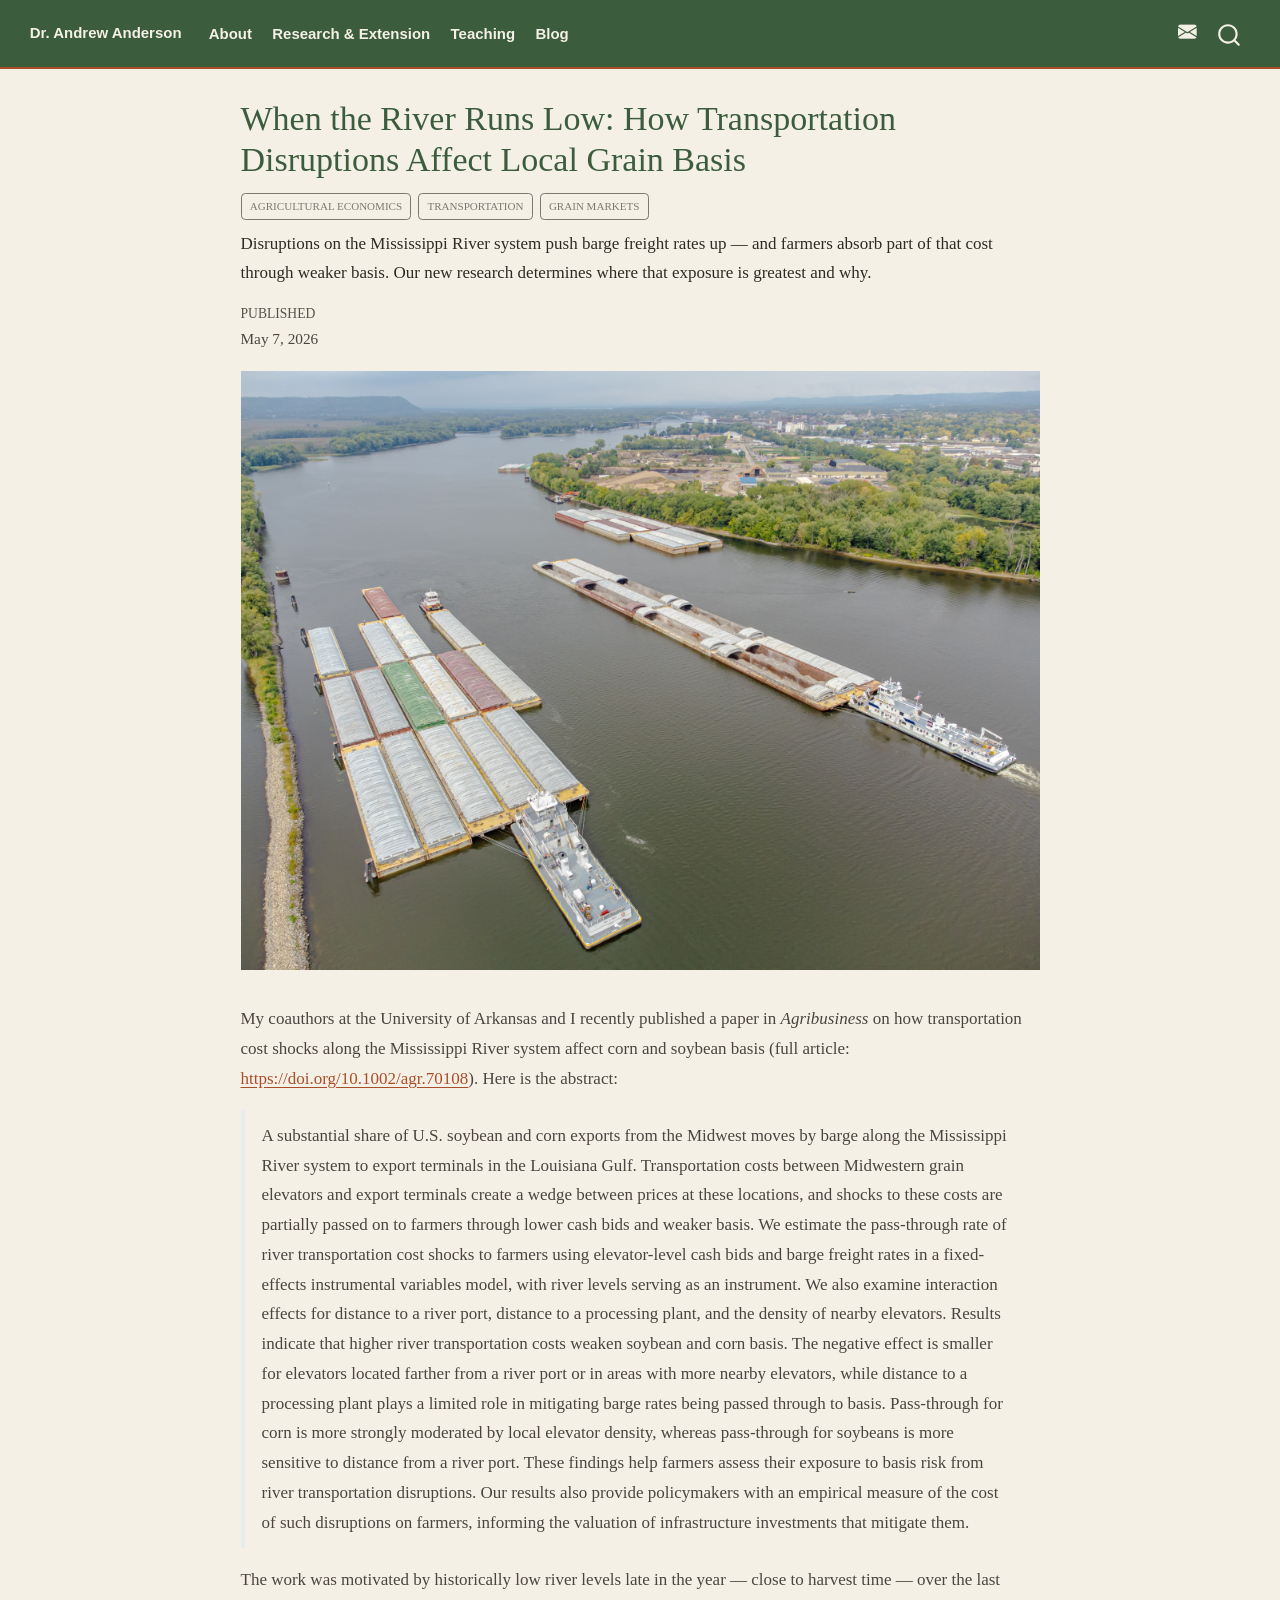
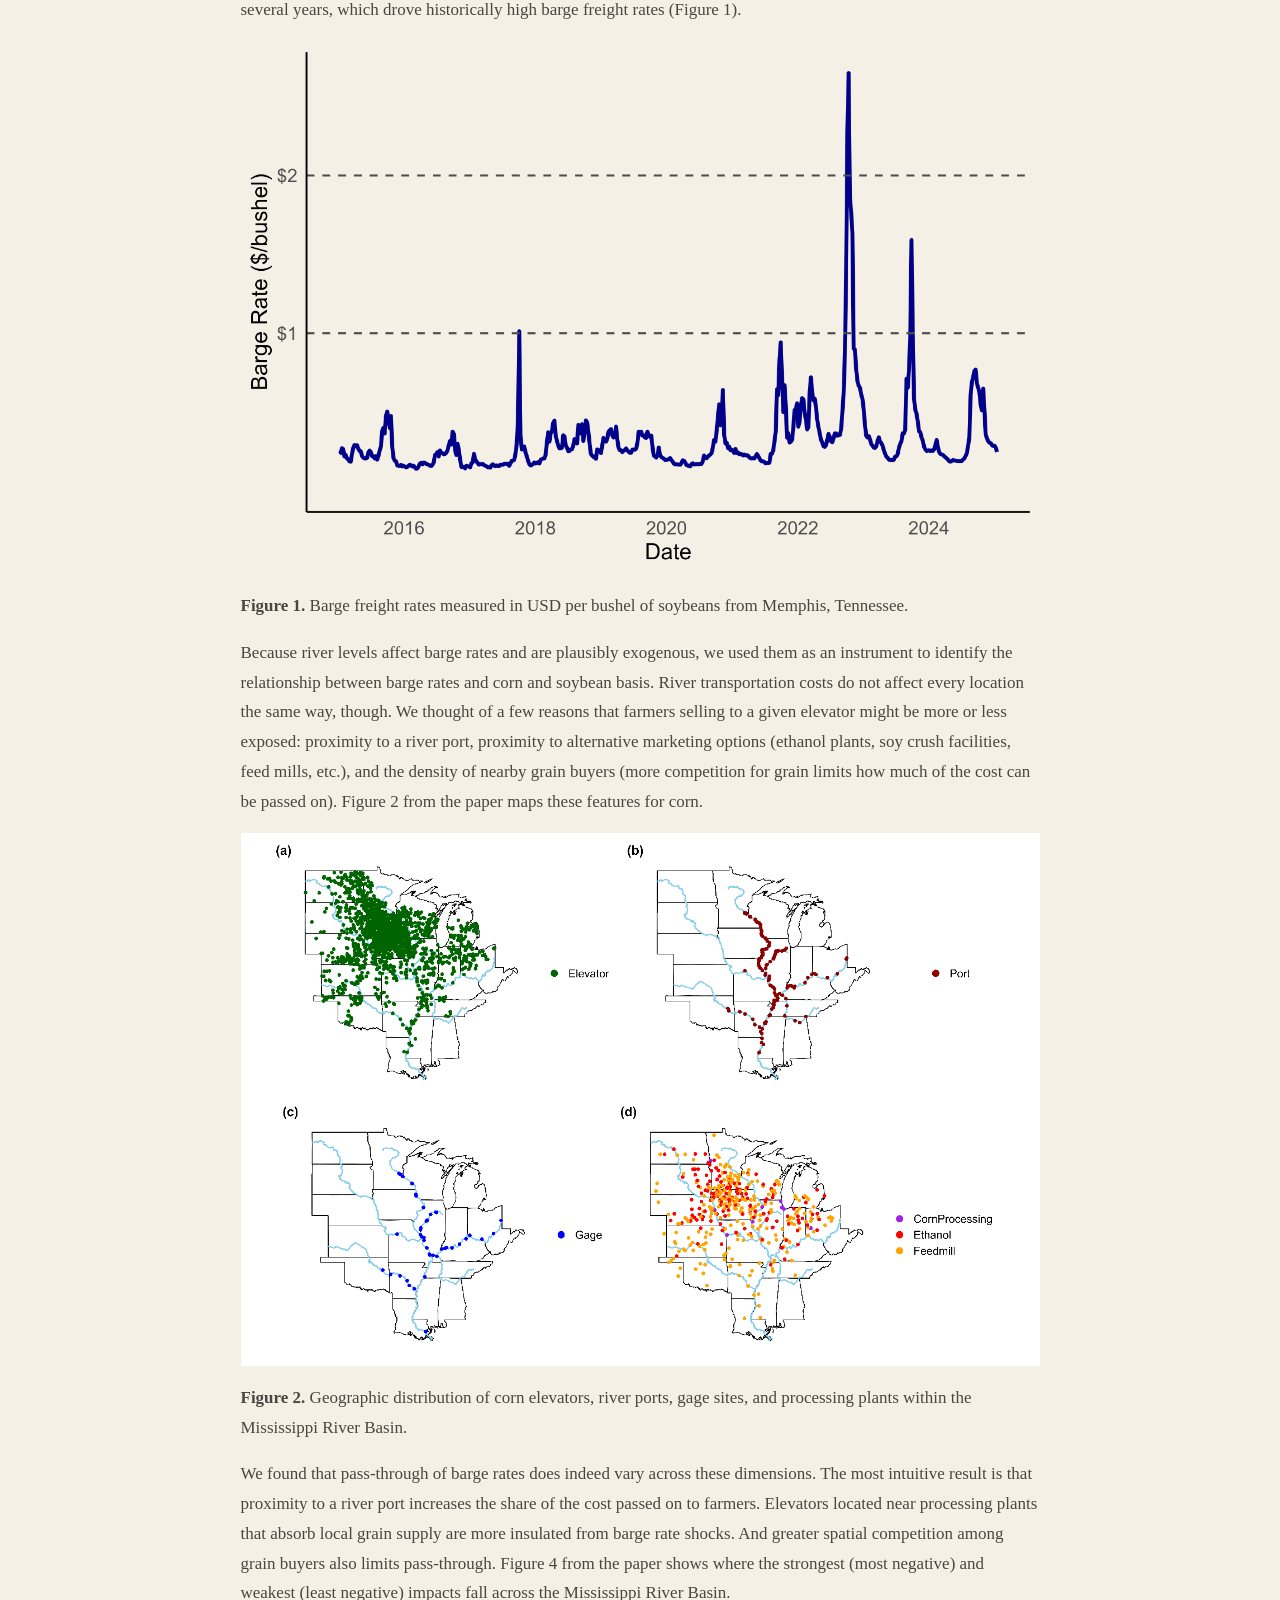
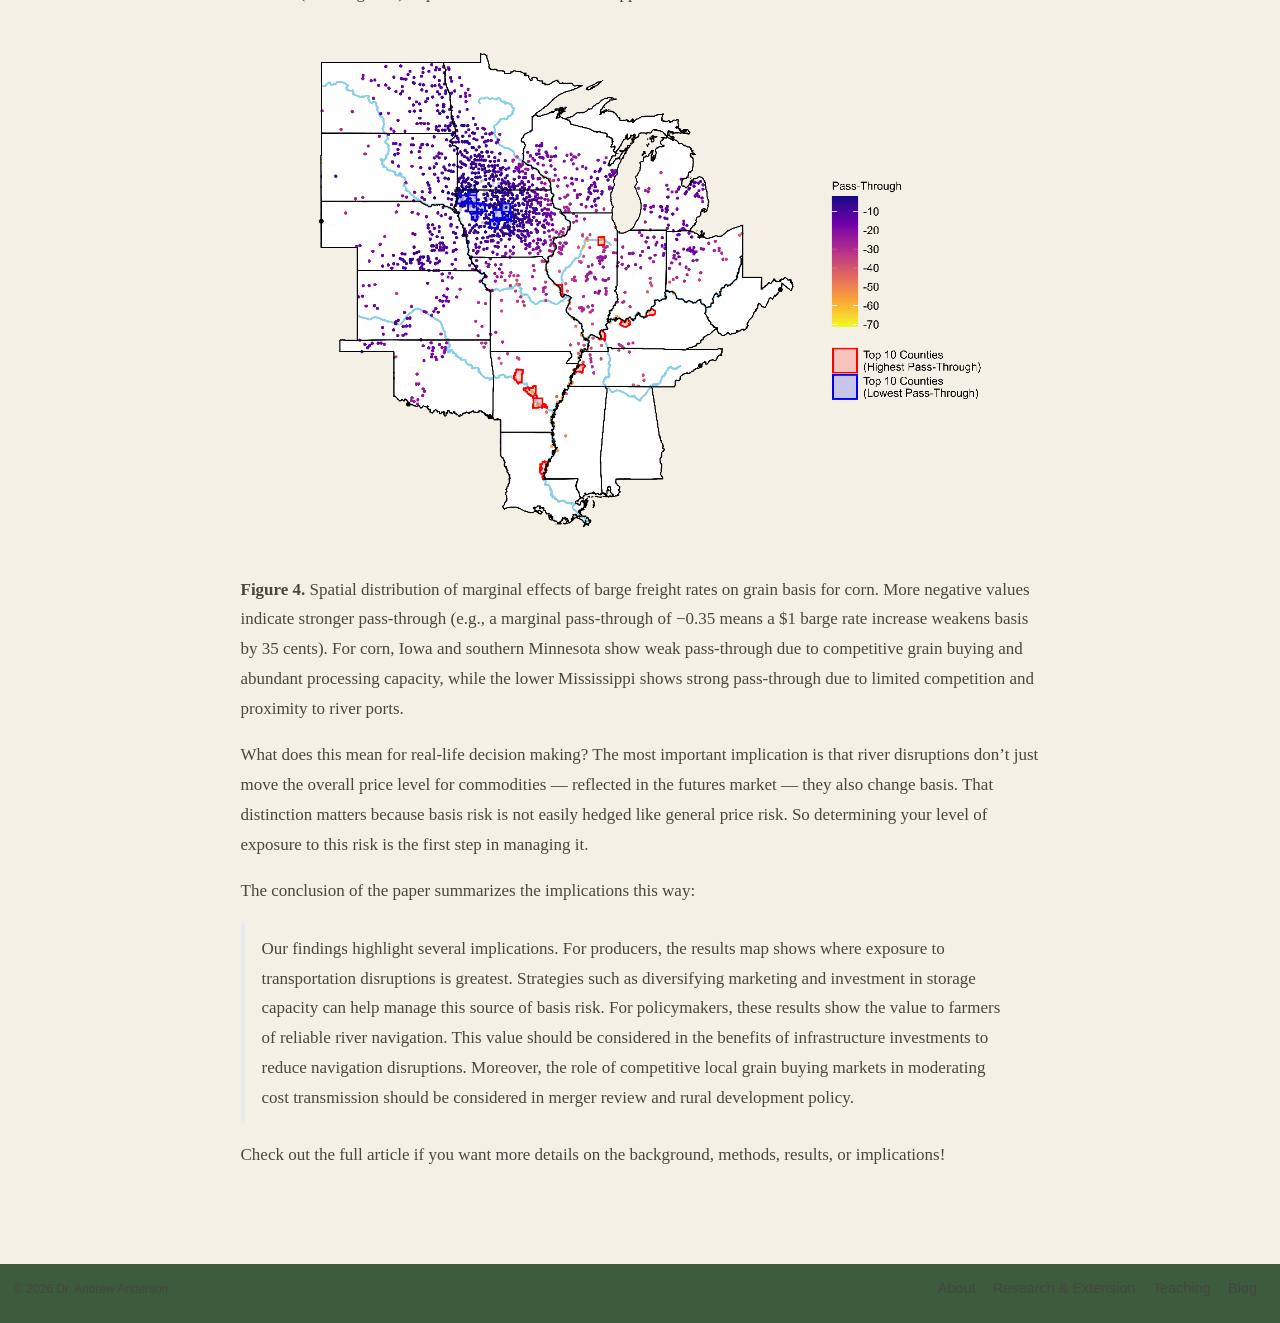
<file: docs/blog/posts/river-transportation-blog-post.html>
<!DOCTYPE html>
<html xmlns="http://www.w3.org/1999/xhtml" lang="en" xml:lang="en"><head>

<meta charset="utf-8">
<meta name="generator" content="quarto-1.9.29">

<meta name="viewport" content="width=device-width, initial-scale=1.0, user-scalable=yes">

<meta name="dcterms.date" content="2026-05-07">
<meta name="description" content="Disruptions on the Mississippi River system push barge freight rates up — and farmers absorb part of that cost through weaker basis. Our new research determines where that exposure is greatest and why.">

<title>When the River Runs Low: How Transportation Disruptions Affect Local Grain Basis – Dr.&nbsp;Andrew Anderson</title>
<style>
/* Default styles provided by pandoc.
** See https://pandoc.org/MANUAL.html#variables-for-html for config info.
*/
code{white-space: pre-wrap;}
span.smallcaps{font-variant: small-caps;}
div.columns{display: flex; gap: min(4vw, 1.5em);}
div.column{flex: auto; overflow-x: auto;}
div.hanging-indent{margin-left: 1.5em; text-indent: -1.5em;}
ul.task-list{list-style: none;}
ul.task-list li input[type="checkbox"] {
  width: 0.8em;
  margin: 0 0.8em 0.2em -1em; /* quarto-specific, see https://github.com/quarto-dev/quarto-cli/issues/4556 */ 
  vertical-align: middle;
}
</style>


<script src="../../site_libs/quarto-nav/quarto-nav.js"></script>
<script src="../../site_libs/quarto-nav/headroom.min.js"></script>
<script src="../../site_libs/clipboard/clipboard.min.js"></script>
<script src="../../site_libs/quarto-search/autocomplete.umd.js"></script>
<script src="../../site_libs/quarto-search/fuse.min.js"></script>
<script src="../../site_libs/quarto-search/quarto-search.js"></script>
<meta name="quarto:offset" content="../../">
<link href="../../images/Headshot.png" rel="icon" type="image/png">
<script src="../../site_libs/quarto-html/quarto.js" type="module"></script>
<script src="../../site_libs/quarto-html/tabsets/tabsets.js" type="module"></script>
<script src="../../site_libs/quarto-html/popper.min.js"></script>
<script src="../../site_libs/quarto-html/tippy.umd.min.js"></script>
<script src="../../site_libs/quarto-html/anchor.min.js"></script>
<link href="../../site_libs/quarto-html/tippy.css" rel="stylesheet">
<link href="../../site_libs/quarto-html/quarto-syntax-highlighting-dfa48a90d809c806c7ea2d5aecd9fc66.css" rel="stylesheet" id="quarto-text-highlighting-styles">
<script src="../../site_libs/bootstrap/bootstrap.min.js"></script>
<link href="../../site_libs/bootstrap/bootstrap-icons.css" rel="stylesheet">
<link href="../../site_libs/bootstrap/bootstrap-d1b714ae72debda6baafd112ce04a500.min.css" rel="stylesheet" append-hash="true" id="quarto-bootstrap" data-mode="light">
<script id="quarto-search-options" type="application/json">{
  "location": "navbar",
  "copy-button": false,
  "collapse-after": 3,
  "panel-placement": "end",
  "type": "overlay",
  "limit": 50,
  "keyboard-shortcut": [
    "f",
    "/",
    "s"
  ],
  "show-item-context": false,
  "language": {
    "search-no-results-text": "No results",
    "search-matching-documents-text": "matching documents",
    "search-copy-link-title": "Copy link to search",
    "search-hide-matches-text": "Hide additional matches",
    "search-more-match-text": "more match in this document",
    "search-more-matches-text": "more matches in this document",
    "search-clear-button-title": "Clear",
    "search-text-placeholder": "",
    "search-detached-cancel-button-title": "Cancel",
    "search-submit-button-title": "Submit",
    "search-label": "Search"
  }
}</script>
<script async="" src="https://www.googletagmanager.com/gtag/js?id=G-PRQ410VYJN"></script>

<script type="text/javascript">

window.dataLayer = window.dataLayer || [];
function gtag(){dataLayer.push(arguments);}
gtag('js', new Date());
gtag('config', 'G-PRQ410VYJN', { 'anonymize_ip': true});
</script>
<style>html{ scroll-behavior: smooth; }</style>


<link rel="stylesheet" href="../../styles.css">
</head>

<body class="nav-fixed fullcontent quarto-light">

<div id="quarto-search-results"></div>
  <header id="quarto-header" class="headroom fixed-top">
    <nav class="navbar navbar-expand-lg " data-bs-theme="dark">
      <div class="navbar-container container-fluid">
      <div class="navbar-brand-container mx-auto">
    <a class="navbar-brand" href="../../index.html">
    <span class="navbar-title">Dr.&nbsp;Andrew Anderson</span>
    </a>
  </div>
            <div id="quarto-search" class="" title="Search"></div>
          <button class="navbar-toggler" type="button" data-bs-toggle="collapse" data-bs-target="#navbarCollapse" aria-controls="navbarCollapse" role="menu" aria-expanded="false" aria-label="Toggle navigation" onclick="if (window.quartoToggleHeadroom) { window.quartoToggleHeadroom(); }">
  <span class="navbar-toggler-icon"></span>
</button>
          <div class="collapse navbar-collapse" id="navbarCollapse">
            <ul class="navbar-nav navbar-nav-scroll me-auto">
  <li class="nav-item">
    <a class="nav-link" href="../../index.html"> 
<span class="menu-text">About</span></a>
  </li>  
  <li class="nav-item">
    <a class="nav-link" href="../../work.html"> 
<span class="menu-text">Research &amp; Extension</span></a>
  </li>  
  <li class="nav-item">
    <a class="nav-link" href="../../teaching.html"> 
<span class="menu-text">Teaching</span></a>
  </li>  
  <li class="nav-item">
    <a class="nav-link" href="../../blog/index.html"> 
<span class="menu-text">Blog</span></a>
  </li>  
</ul>
            <ul class="navbar-nav navbar-nav-scroll ms-auto">
  <li class="nav-item compact">
    <a class="nav-link" href="mailto:a.anderson@usu.edu"> <i class="bi bi-envelope-fill" role="img" aria-label="Email">
</i> 
<span class="menu-text"></span></a>
  </li>  
</ul>
          </div> <!-- /navcollapse -->
            <div class="quarto-navbar-tools">
</div>
      </div> <!-- /container-fluid -->
    </nav>
</header>
<!-- content -->
<div id="quarto-content" class="quarto-container page-columns page-rows-contents page-layout-article page-navbar">
<!-- sidebar -->
<!-- margin-sidebar -->
    
<!-- main -->
<main class="content" id="quarto-document-content">

<header id="title-block-header" class="quarto-title-block default">
<div class="quarto-title">
<h1 class="title">When the River Runs Low: How Transportation Disruptions Affect Local Grain Basis</h1>
  <div class="quarto-categories">
    <div class="quarto-category">Agricultural Economics</div>
    <div class="quarto-category">Transportation</div>
    <div class="quarto-category">Grain Markets</div>
  </div>
  </div>

<div>
  <div class="description">
    Disruptions on the Mississippi River system push barge freight rates up — and farmers absorb part of that cost through weaker basis. Our new research determines where that exposure is greatest and why.
  </div>
</div>


<div class="quarto-title-meta">

    
    <div>
    <div class="quarto-title-meta-heading">Published</div>
    <div class="quarto-title-meta-contents">
      <p class="date">May 7, 2026</p>
    </div>
  </div>
  
    
  </div>
  


</header>


<div class="quarto-figure quarto-figure-center">
<figure class="figure">
<p><img src="La_Crosse_Mississippi_River_barge_and_mooring_dolphins-10.jpg" class="img-fluid quarto-figure quarto-figure-center figure-img" alt="A barge moving past mooring dolphins on the Mississippi River at La Crosse, Wisconsin"></p>
</figure>
</div>
<p>My coauthors at the University of Arkansas and I recently published a paper in <em>Agribusiness</em> on how transportation cost shocks along the Mississippi River system affect corn and soybean basis (full article: <a href="https://doi.org/10.1002/agr.70108">https://doi.org/10.1002/agr.70108</a>). Here is the abstract:</p>
<blockquote class="blockquote">
<p>A substantial share of U.S. soybean and corn exports from the Midwest moves by barge along the Mississippi River system to export terminals in the Louisiana Gulf. Transportation costs between Midwestern grain elevators and export terminals create a wedge between prices at these locations, and shocks to these costs are partially passed on to farmers through lower cash bids and weaker basis. We estimate the pass-through rate of river transportation cost shocks to farmers using elevator-level cash bids and barge freight rates in a fixed-effects instrumental variables model, with river levels serving as an instrument. We also examine interaction effects for distance to a river port, distance to a processing plant, and the density of nearby elevators. Results indicate that higher river transportation costs weaken soybean and corn basis. The negative effect is smaller for elevators located farther from a river port or in areas with more nearby elevators, while distance to a processing plant plays a limited role in mitigating barge rates being passed through to basis. Pass-through for corn is more strongly moderated by local elevator density, whereas pass-through for soybeans is more sensitive to distance from a river port. These findings help farmers assess their exposure to basis risk from river transportation disruptions. Our results also provide policymakers with an empirical measure of the cost of such disruptions on farmers, informing the valuation of infrastructure investments that mitigate them.</p>
</blockquote>
<p>The work was motivated by historically low river levels late in the year — close to harvest time — over the last several years, which drove historically high barge freight rates (Figure 1).</p>
<p><img src="river-figure1.png" class="img-fluid"></p>
<p><strong>Figure 1.</strong> Barge freight rates measured in USD per bushel of soybeans from Memphis, Tennessee.</p>
<p>Because river levels affect barge rates and are plausibly exogenous, we used them as an instrument to identify the relationship between barge rates and corn and soybean basis. River transportation costs do not affect every location the same way, though. We thought of a few reasons that farmers selling to a given elevator might be more or less exposed: proximity to a river port, proximity to alternative marketing options (ethanol plants, soy crush facilities, feed mills, etc.), and the density of nearby grain buyers (more competition for grain limits how much of the cost can be passed on). Figure 2 from the paper maps these features for corn.</p>
<p><img src="river-figure2.png" class="img-fluid"></p>
<p><strong>Figure 2.</strong> Geographic distribution of corn elevators, river ports, gage sites, and processing plants within the Mississippi River Basin.</p>
<p>We found that pass-through of barge rates does indeed vary across these dimensions. The most intuitive result is that proximity to a river port increases the share of the cost passed on to farmers. Elevators located near processing plants that absorb local grain supply are more insulated from barge rate shocks. And greater spatial competition among grain buyers also limits pass-through. Figure 4 from the paper shows where the strongest (most negative) and weakest (least negative) impacts fall across the Mississippi River Basin.</p>
<p><img src="river-figure4.png" class="img-fluid"></p>
<p><strong>Figure 4.</strong> Spatial distribution of marginal effects of barge freight rates on grain basis for corn. More negative values indicate stronger pass-through (e.g., a marginal pass-through of −0.35 means a $1 barge rate increase weakens basis by 35 cents). For corn, Iowa and southern Minnesota show weak pass-through due to competitive grain buying and abundant processing capacity, while the lower Mississippi shows strong pass-through due to limited competition and proximity to river ports.</p>
<p>What does this mean for real-life decision making? The most important implication is that river disruptions don’t just move the overall price level for commodities — reflected in the futures market — they also change basis. That distinction matters because basis risk is not easily hedged like general price risk. So determining your level of exposure to this risk is the first step in managing it.</p>
<p>The conclusion of the paper summarizes the implications this way:</p>
<blockquote class="blockquote">
<p>Our findings highlight several implications. For producers, the results map shows where exposure to transportation disruptions is greatest. Strategies such as diversifying marketing and investment in storage capacity can help manage this source of basis risk. For policymakers, these results show the value to farmers of reliable river navigation. This value should be considered in the benefits of infrastructure investments to reduce navigation disruptions. Moreover, the role of competitive local grain buying markets in moderating cost transmission should be considered in merger review and rural development policy.</p>
</blockquote>
<p>Check out the full article if you want more details on the background, methods, results, or implications!</p>



</main> <!-- /main -->
<script id="quarto-html-after-body" type="application/javascript">
  window.document.addEventListener("DOMContentLoaded", function (event) {
    const icon = "";
    const anchorJS = new window.AnchorJS();
    anchorJS.options = {
      placement: 'right',
      icon: icon
    };
    anchorJS.add('.anchored');
    const isCodeAnnotation = (el) => {
      for (const clz of el.classList) {
        if (clz.startsWith('code-annotation-')) {                     
          return true;
        }
      }
      return false;
    }
    const onCopySuccess = function(e) {
      // button target
      const button = e.trigger;
      // don't keep focus
      button.blur();
      // flash "checked"
      button.classList.add('code-copy-button-checked');
      var currentTitle = button.getAttribute("title");
      button.setAttribute("title", "Copied!");
      let tooltip;
      if (window.bootstrap) {
        button.setAttribute("data-bs-toggle", "tooltip");
        button.setAttribute("data-bs-placement", "left");
        button.setAttribute("data-bs-title", "Copied!");
        tooltip = new bootstrap.Tooltip(button, 
          { trigger: "manual", 
            customClass: "code-copy-button-tooltip",
            offset: [0, -8]});
        tooltip.show();    
      }
      setTimeout(function() {
        if (tooltip) {
          tooltip.hide();
          button.removeAttribute("data-bs-title");
          button.removeAttribute("data-bs-toggle");
          button.removeAttribute("data-bs-placement");
        }
        button.setAttribute("title", currentTitle);
        button.classList.remove('code-copy-button-checked');
      }, 1000);
      // clear code selection
      e.clearSelection();
    }
    const getTextToCopy = function(trigger) {
      const outerScaffold = trigger.parentElement.cloneNode(true);
      const codeEl = outerScaffold.querySelector('code');
      for (const childEl of codeEl.children) {
        if (isCodeAnnotation(childEl)) {
          childEl.remove();
        }
      }
      return codeEl.innerText;
    }
    const clipboard = new window.ClipboardJS('.code-copy-button:not([data-in-quarto-modal])', {
      text: getTextToCopy
    });
    clipboard.on('success', onCopySuccess);
    if (window.document.getElementById('quarto-embedded-source-code-modal')) {
      const clipboardModal = new window.ClipboardJS('.code-copy-button[data-in-quarto-modal]', {
        text: getTextToCopy,
        container: window.document.getElementById('quarto-embedded-source-code-modal')
      });
      clipboardModal.on('success', onCopySuccess);
    }
      var localhostRegex = new RegExp(/^(?:http|https):\/\/localhost\:?[0-9]*\//);
      var mailtoRegex = new RegExp(/^mailto:/);
        var filterRegex = new RegExp("https:\/\/aanderson-agecon\.github\.io");
      var isInternal = (href) => {
          return filterRegex.test(href) || localhostRegex.test(href) || mailtoRegex.test(href);
      }
      // Inspect non-navigation links and adorn them if external
     var links = window.document.querySelectorAll('a[href]:not(.nav-link):not(.navbar-brand):not(.toc-action):not(.sidebar-link):not(.sidebar-item-toggle):not(.pagination-link):not(.no-external):not([aria-hidden]):not(.dropdown-item):not(.quarto-navigation-tool):not(.about-link)');
      for (var i=0; i<links.length; i++) {
        const link = links[i];
        if (!isInternal(link.href)) {
          // undo the damage that might have been done by quarto-nav.js in the case of
          // links that we want to consider external
          if (link.dataset.originalHref !== undefined) {
            link.href = link.dataset.originalHref;
          }
            // target, if specified
            link.setAttribute("target", "_blank");
            if (link.getAttribute("rel") === null) {
              link.setAttribute("rel", "noopener");
            }
        }
      }
    function tippyHover(el, contentFn, onTriggerFn, onUntriggerFn) {
      const config = {
        allowHTML: true,
        maxWidth: 500,
        delay: 100,
        arrow: false,
        appendTo: function(el) {
            return el.parentElement;
        },
        interactive: true,
        interactiveBorder: 10,
        theme: 'quarto',
        placement: 'bottom-start',
      };
      if (contentFn) {
        config.content = contentFn;
      }
      if (onTriggerFn) {
        config.onTrigger = onTriggerFn;
      }
      if (onUntriggerFn) {
        config.onUntrigger = onUntriggerFn;
      }
      window.tippy(el, config); 
    }
    const noterefs = window.document.querySelectorAll('a[role="doc-noteref"]');
    for (var i=0; i<noterefs.length; i++) {
      const ref = noterefs[i];
      tippyHover(ref, function() {
        // use id or data attribute instead here
        let href = ref.getAttribute('data-footnote-href') || ref.getAttribute('href');
        try { href = new URL(href).hash; } catch {}
        const id = href.replace(/^#\/?/, "");
        const note = window.document.getElementById(id);
        if (note) {
          return note.innerHTML;
        } else {
          return "";
        }
      });
    }
    const xrefs = window.document.querySelectorAll('a.quarto-xref');
    const processXRef = (id, note) => {
      // Strip column container classes
      const stripColumnClz = (el) => {
        el.classList.remove("page-full", "page-columns");
        if (el.children) {
          for (const child of el.children) {
            stripColumnClz(child);
          }
        }
      }
      stripColumnClz(note)
      if (id === null || id.startsWith('sec-')) {
        // Special case sections, only their first couple elements
        const container = document.createElement("div");
        if (note.children && note.children.length > 2) {
          container.appendChild(note.children[0].cloneNode(true));
          for (let i = 1; i < note.children.length; i++) {
            const child = note.children[i];
            if (child.tagName === "P" && child.innerText === "") {
              continue;
            } else {
              container.appendChild(child.cloneNode(true));
              break;
            }
          }
          if (window.Quarto?.typesetMath) {
            window.Quarto.typesetMath(container);
          }
          return container.innerHTML
        } else {
          if (window.Quarto?.typesetMath) {
            window.Quarto.typesetMath(note);
          }
          return note.innerHTML;
        }
      } else {
        // Remove any anchor links if they are present
        const anchorLink = note.querySelector('a.anchorjs-link');
        if (anchorLink) {
          anchorLink.remove();
        }
        if (window.Quarto?.typesetMath) {
          window.Quarto.typesetMath(note);
        }
        if (note.classList.contains("callout")) {
          return note.outerHTML;
        } else {
          return note.innerHTML;
        }
      }
    }
    for (var i=0; i<xrefs.length; i++) {
      const xref = xrefs[i];
      tippyHover(xref, undefined, function(instance) {
        instance.disable();
        let url = xref.getAttribute('href');
        let hash = undefined; 
        if (url.startsWith('#')) {
          hash = url;
        } else {
          try { hash = new URL(url).hash; } catch {}
        }
        if (hash) {
          const id = hash.replace(/^#\/?/, "");
          const note = window.document.getElementById(id);
          if (note !== null) {
            try {
              const html = processXRef(id, note.cloneNode(true));
              instance.setContent(html);
            } finally {
              instance.enable();
              instance.show();
            }
          } else {
            // See if we can fetch this
            fetch(url.split('#')[0])
            .then(res => res.text())
            .then(html => {
              const parser = new DOMParser();
              const htmlDoc = parser.parseFromString(html, "text/html");
              const note = htmlDoc.getElementById(id);
              if (note !== null) {
                const html = processXRef(id, note);
                instance.setContent(html);
              } 
            }).finally(() => {
              instance.enable();
              instance.show();
            });
          }
        } else {
          // See if we can fetch a full url (with no hash to target)
          // This is a special case and we should probably do some content thinning / targeting
          fetch(url)
          .then(res => res.text())
          .then(html => {
            const parser = new DOMParser();
            const htmlDoc = parser.parseFromString(html, "text/html");
            const note = htmlDoc.querySelector('main.content');
            if (note !== null) {
              // This should only happen for chapter cross references
              // (since there is no id in the URL)
              // remove the first header
              if (note.children.length > 0 && note.children[0].tagName === "HEADER") {
                note.children[0].remove();
              }
              const html = processXRef(null, note);
              instance.setContent(html);
            } 
          }).finally(() => {
            instance.enable();
            instance.show();
          });
        }
      }, function(instance) {
      });
    }
        let selectedAnnoteEl;
        const selectorForAnnotation = ( cell, annotation) => {
          let cellAttr = 'data-code-cell="' + cell + '"';
          let lineAttr = 'data-code-annotation="' +  annotation + '"';
          const selector = 'span[' + cellAttr + '][' + lineAttr + ']';
          return selector;
        }
        const selectCodeLines = (annoteEl) => {
          const doc = window.document;
          const targetCell = annoteEl.getAttribute("data-target-cell");
          const targetAnnotation = annoteEl.getAttribute("data-target-annotation");
          const annoteSpan = window.document.querySelector(selectorForAnnotation(targetCell, targetAnnotation));
          const lines = annoteSpan.getAttribute("data-code-lines").split(",");
          const lineIds = lines.map((line) => {
            return targetCell + "-" + line;
          })
          let top = null;
          let height = null;
          let parent = null;
          if (lineIds.length > 0) {
              //compute the position of the single el (top and bottom and make a div)
              const el = window.document.getElementById(lineIds[0]);
              top = el.offsetTop;
              height = el.offsetHeight;
              parent = el.parentElement.parentElement;
            if (lineIds.length > 1) {
              const lastEl = window.document.getElementById(lineIds[lineIds.length - 1]);
              const bottom = lastEl.offsetTop + lastEl.offsetHeight;
              height = bottom - top;
            }
            if (top !== null && height !== null && parent !== null) {
              // cook up a div (if necessary) and position it 
              let div = window.document.getElementById("code-annotation-line-highlight");
              if (div === null) {
                div = window.document.createElement("div");
                div.setAttribute("id", "code-annotation-line-highlight");
                div.style.position = 'absolute';
                parent.appendChild(div);
              }
              div.style.top = top - 2 + "px";
              div.style.height = height + 4 + "px";
              div.style.left = 0;
              let gutterDiv = window.document.getElementById("code-annotation-line-highlight-gutter");
              if (gutterDiv === null) {
                gutterDiv = window.document.createElement("div");
                gutterDiv.setAttribute("id", "code-annotation-line-highlight-gutter");
                gutterDiv.style.position = 'absolute';
                const codeCell = window.document.getElementById(targetCell);
                const gutter = codeCell.querySelector('.code-annotation-gutter');
                gutter.appendChild(gutterDiv);
              }
              gutterDiv.style.top = top - 2 + "px";
              gutterDiv.style.height = height + 4 + "px";
            }
            selectedAnnoteEl = annoteEl;
          }
        };
        const unselectCodeLines = () => {
          const elementsIds = ["code-annotation-line-highlight", "code-annotation-line-highlight-gutter"];
          elementsIds.forEach((elId) => {
            const div = window.document.getElementById(elId);
            if (div) {
              div.remove();
            }
          });
          selectedAnnoteEl = undefined;
        };
          // Handle positioning of the toggle
      window.addEventListener(
        "resize",
        throttle(() => {
          elRect = undefined;
          if (selectedAnnoteEl) {
            selectCodeLines(selectedAnnoteEl);
          }
        }, 10)
      );
      function throttle(fn, ms) {
      let throttle = false;
      let timer;
        return (...args) => {
          if(!throttle) { // first call gets through
              fn.apply(this, args);
              throttle = true;
          } else { // all the others get throttled
              if(timer) clearTimeout(timer); // cancel #2
              timer = setTimeout(() => {
                fn.apply(this, args);
                timer = throttle = false;
              }, ms);
          }
        };
      }
        // Attach click handler to the DT
        const annoteDls = window.document.querySelectorAll('dt[data-target-cell]');
        for (const annoteDlNode of annoteDls) {
          annoteDlNode.addEventListener('click', (event) => {
            const clickedEl = event.target;
            if (clickedEl !== selectedAnnoteEl) {
              unselectCodeLines();
              const activeEl = window.document.querySelector('dt[data-target-cell].code-annotation-active');
              if (activeEl) {
                activeEl.classList.remove('code-annotation-active');
              }
              selectCodeLines(clickedEl);
              clickedEl.classList.add('code-annotation-active');
            } else {
              // Unselect the line
              unselectCodeLines();
              clickedEl.classList.remove('code-annotation-active');
            }
          });
        }
    const findCites = (el) => {
      const parentEl = el.parentElement;
      if (parentEl) {
        const cites = parentEl.dataset.cites;
        if (cites) {
          return {
            el,
            cites: cites.split(' ')
          };
        } else {
          return findCites(el.parentElement)
        }
      } else {
        return undefined;
      }
    };
    var bibliorefs = window.document.querySelectorAll('a[role="doc-biblioref"]');
    for (var i=0; i<bibliorefs.length; i++) {
      const ref = bibliorefs[i];
      const citeInfo = findCites(ref);
      if (citeInfo) {
        tippyHover(citeInfo.el, function() {
          var popup = window.document.createElement('div');
          citeInfo.cites.forEach(function(cite) {
            var citeDiv = window.document.createElement('div');
            citeDiv.classList.add('hanging-indent');
            citeDiv.classList.add('csl-entry');
            var biblioDiv = window.document.getElementById('ref-' + cite);
            if (biblioDiv) {
              citeDiv.innerHTML = biblioDiv.innerHTML;
            }
            popup.appendChild(citeDiv);
          });
          return popup.innerHTML;
        });
      }
    }
  });
  </script>
</div> <!-- /content -->
<footer class="footer">
  <div class="nav-footer">
    <div class="nav-footer-left">
<p>© 2026 Dr.&nbsp;Andrew Anderson</p>
</div>   
    <div class="nav-footer-center">
      &nbsp;
    </div>
    <div class="nav-footer-right">
      <ul class="footer-items list-unstyled">
    <li class="nav-item">
    <a class="nav-link" href="../../index.html">
<p>About</p>
</a>
  </li>  
    <li class="nav-item">
    <a class="nav-link" href="../../work.html">
<p>Research &amp; Extension</p>
</a>
  </li>  
    <li class="nav-item">
    <a class="nav-link" href="../../teaching.html">
<p>Teaching</p>
</a>
  </li>  
    <li class="nav-item">
    <a class="nav-link" href="../../blog/index.html">
<p>Blog</p>
</a>
  </li>  
</ul>
    </div>
  </div>
</footer>




<script src="../../site_libs/quarto-html/zenscroll-min.js"></script>
</body></html>
</file>
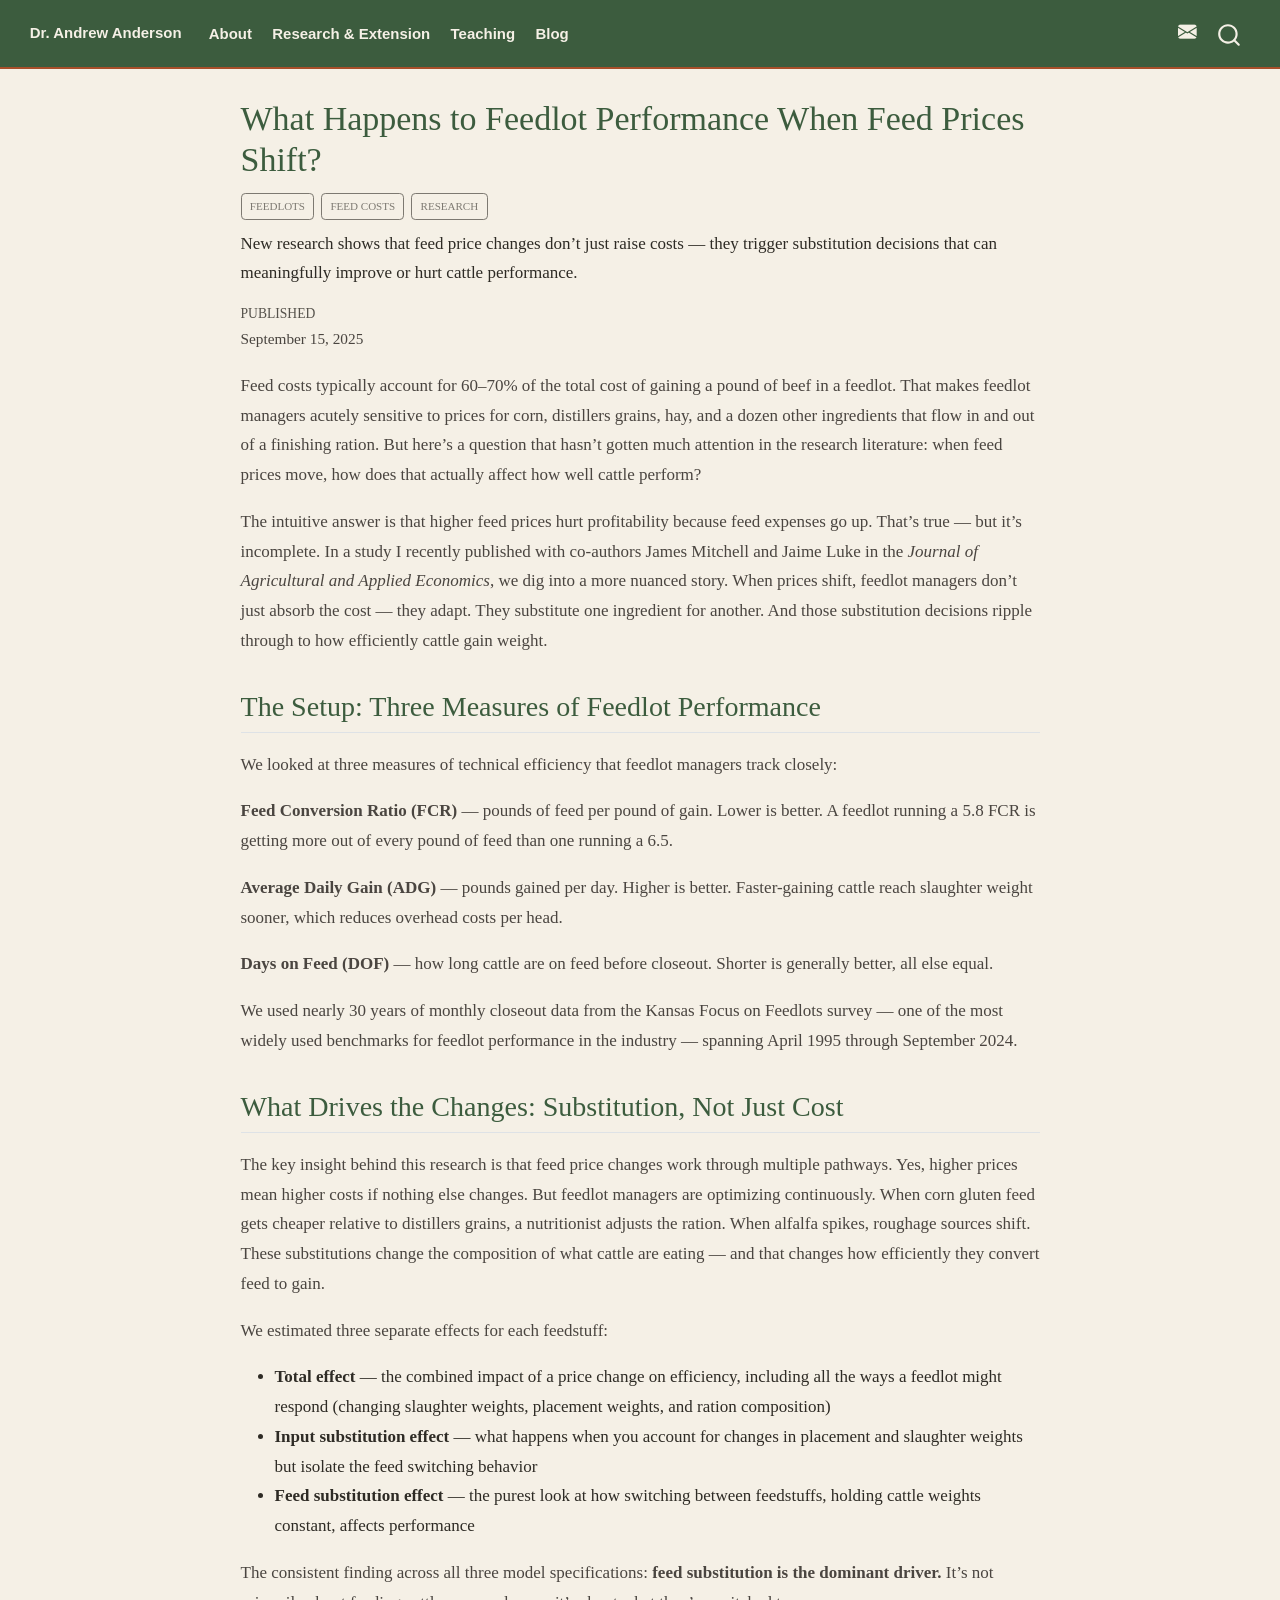
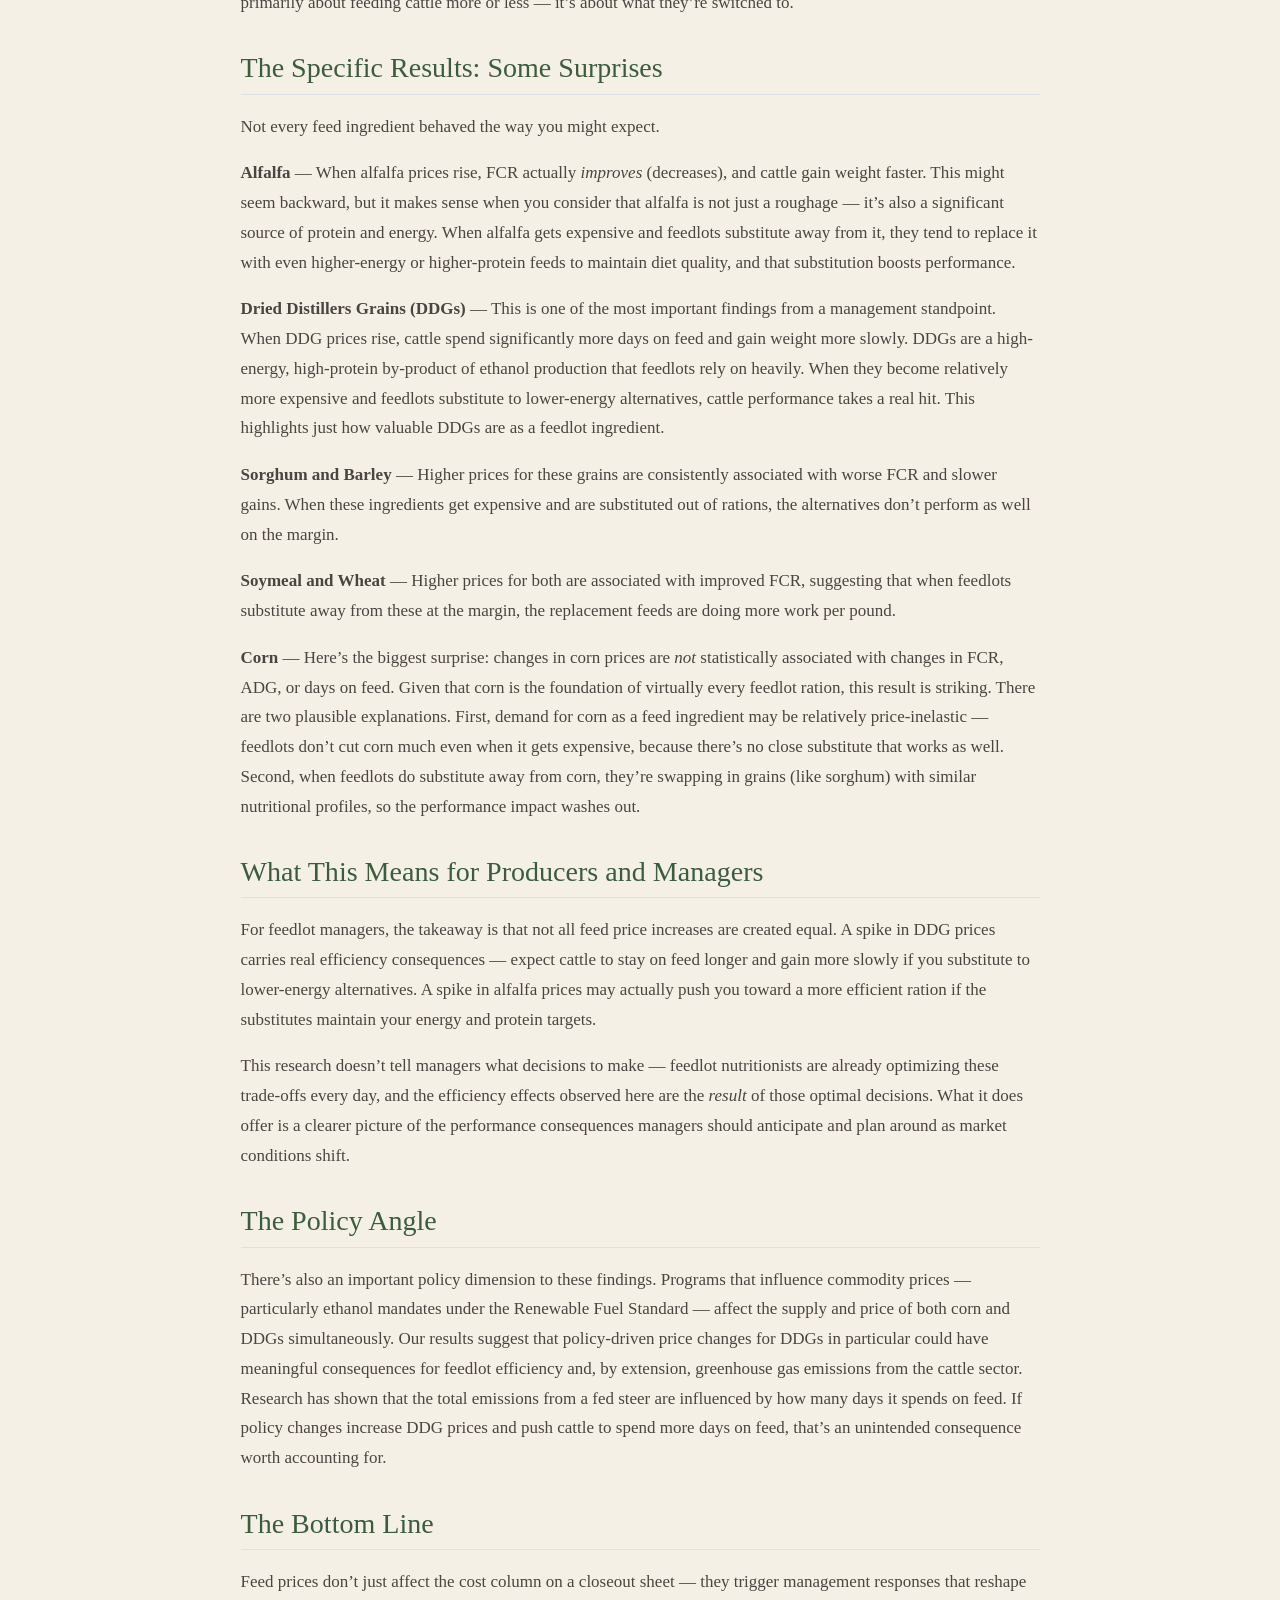
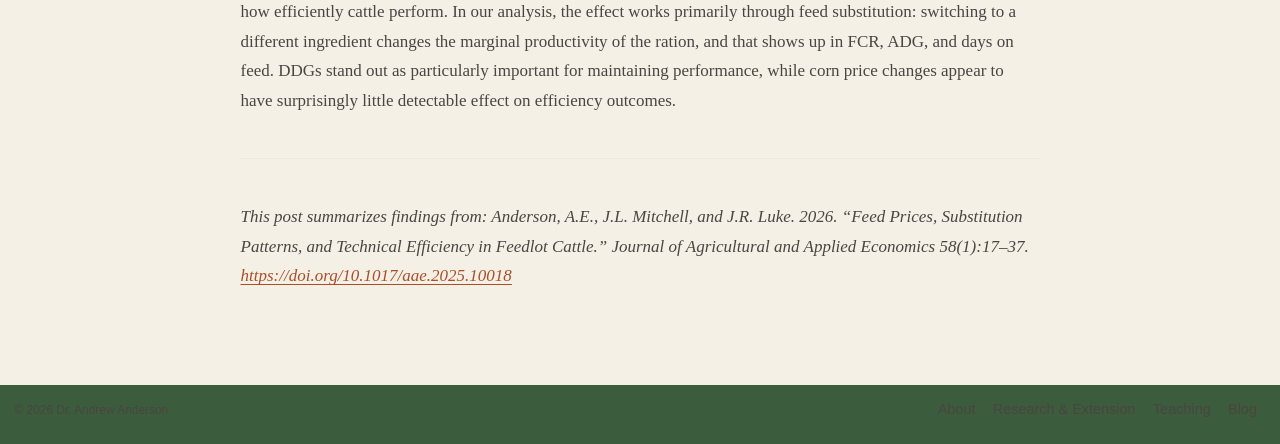
<file: docs/blog/posts/2025-feedlot-feed-prices/feedlot-blog-post.html>
<!DOCTYPE html>
<html xmlns="http://www.w3.org/1999/xhtml" lang="en" xml:lang="en"><head>

<meta charset="utf-8">
<meta name="generator" content="quarto-1.9.29">

<meta name="viewport" content="width=device-width, initial-scale=1.0, user-scalable=yes">

<meta name="dcterms.date" content="2025-09-15">
<meta name="description" content="New research shows that feed price changes don’t just raise costs — they trigger substitution decisions that can meaningfully improve or hurt cattle performance.">

<title>What Happens to Feedlot Performance When Feed Prices Shift? – Dr.&nbsp;Andrew Anderson</title>
<style>
/* Default styles provided by pandoc.
** See https://pandoc.org/MANUAL.html#variables-for-html for config info.
*/
code{white-space: pre-wrap;}
span.smallcaps{font-variant: small-caps;}
div.columns{display: flex; gap: min(4vw, 1.5em);}
div.column{flex: auto; overflow-x: auto;}
div.hanging-indent{margin-left: 1.5em; text-indent: -1.5em;}
ul.task-list{list-style: none;}
ul.task-list li input[type="checkbox"] {
  width: 0.8em;
  margin: 0 0.8em 0.2em -1em; /* quarto-specific, see https://github.com/quarto-dev/quarto-cli/issues/4556 */ 
  vertical-align: middle;
}
</style>


<script src="../../../site_libs/quarto-nav/quarto-nav.js"></script>
<script src="../../../site_libs/quarto-nav/headroom.min.js"></script>
<script src="../../../site_libs/clipboard/clipboard.min.js"></script>
<script src="../../../site_libs/quarto-search/autocomplete.umd.js"></script>
<script src="../../../site_libs/quarto-search/fuse.min.js"></script>
<script src="../../../site_libs/quarto-search/quarto-search.js"></script>
<meta name="quarto:offset" content="../../../">
<link href="../../../images/Headshot.png" rel="icon" type="image/png">
<script src="../../../site_libs/quarto-html/quarto.js" type="module"></script>
<script src="../../../site_libs/quarto-html/tabsets/tabsets.js" type="module"></script>
<script src="../../../site_libs/quarto-html/popper.min.js"></script>
<script src="../../../site_libs/quarto-html/tippy.umd.min.js"></script>
<script src="../../../site_libs/quarto-html/anchor.min.js"></script>
<link href="../../../site_libs/quarto-html/tippy.css" rel="stylesheet">
<link href="../../../site_libs/quarto-html/quarto-syntax-highlighting-dfa48a90d809c806c7ea2d5aecd9fc66.css" rel="stylesheet" id="quarto-text-highlighting-styles">
<script src="../../../site_libs/bootstrap/bootstrap.min.js"></script>
<link href="../../../site_libs/bootstrap/bootstrap-icons.css" rel="stylesheet">
<link href="../../../site_libs/bootstrap/bootstrap-d1b714ae72debda6baafd112ce04a500.min.css" rel="stylesheet" append-hash="true" id="quarto-bootstrap" data-mode="light">
<script id="quarto-search-options" type="application/json">{
  "location": "navbar",
  "copy-button": false,
  "collapse-after": 3,
  "panel-placement": "end",
  "type": "overlay",
  "limit": 50,
  "keyboard-shortcut": [
    "f",
    "/",
    "s"
  ],
  "show-item-context": false,
  "language": {
    "search-no-results-text": "No results",
    "search-matching-documents-text": "matching documents",
    "search-copy-link-title": "Copy link to search",
    "search-hide-matches-text": "Hide additional matches",
    "search-more-match-text": "more match in this document",
    "search-more-matches-text": "more matches in this document",
    "search-clear-button-title": "Clear",
    "search-text-placeholder": "",
    "search-detached-cancel-button-title": "Cancel",
    "search-submit-button-title": "Submit",
    "search-label": "Search"
  }
}</script>
<style>html{ scroll-behavior: smooth; }</style>


<link rel="stylesheet" href="../../../styles.css">
</head>

<body class="nav-fixed fullcontent quarto-light">

<div id="quarto-search-results"></div>
  <header id="quarto-header" class="headroom fixed-top">
    <nav class="navbar navbar-expand-lg " data-bs-theme="dark">
      <div class="navbar-container container-fluid">
      <div class="navbar-brand-container mx-auto">
    <a class="navbar-brand" href="../../../index.html">
    <span class="navbar-title">Dr.&nbsp;Andrew Anderson</span>
    </a>
  </div>
            <div id="quarto-search" class="" title="Search"></div>
          <button class="navbar-toggler" type="button" data-bs-toggle="collapse" data-bs-target="#navbarCollapse" aria-controls="navbarCollapse" role="menu" aria-expanded="false" aria-label="Toggle navigation" onclick="if (window.quartoToggleHeadroom) { window.quartoToggleHeadroom(); }">
  <span class="navbar-toggler-icon"></span>
</button>
          <div class="collapse navbar-collapse" id="navbarCollapse">
            <ul class="navbar-nav navbar-nav-scroll me-auto">
  <li class="nav-item">
    <a class="nav-link" href="../../../index.html"> 
<span class="menu-text">About</span></a>
  </li>  
  <li class="nav-item">
    <a class="nav-link" href="../../../work.html"> 
<span class="menu-text">Research &amp; Extension</span></a>
  </li>  
  <li class="nav-item">
    <a class="nav-link" href="../../../teaching.html"> 
<span class="menu-text">Teaching</span></a>
  </li>  
  <li class="nav-item">
    <a class="nav-link" href="../../../blog/index.html"> 
<span class="menu-text">Blog</span></a>
  </li>  
</ul>
            <ul class="navbar-nav navbar-nav-scroll ms-auto">
  <li class="nav-item compact">
    <a class="nav-link" href="mailto:a.anderson@usu.edu"> <i class="bi bi-envelope-fill" role="img" aria-label="Email">
</i> 
<span class="menu-text"></span></a>
  </li>  
</ul>
          </div> <!-- /navcollapse -->
            <div class="quarto-navbar-tools">
</div>
      </div> <!-- /container-fluid -->
    </nav>
</header>
<!-- content -->
<div id="quarto-content" class="quarto-container page-columns page-rows-contents page-layout-article page-navbar">
<!-- sidebar -->
<!-- margin-sidebar -->
    
<!-- main -->
<main class="content" id="quarto-document-content">

<header id="title-block-header" class="quarto-title-block default">
<div class="quarto-title">
<h1 class="title">What Happens to Feedlot Performance When Feed Prices Shift?</h1>
  <div class="quarto-categories">
    <div class="quarto-category">Feedlots</div>
    <div class="quarto-category">Feed Costs</div>
    <div class="quarto-category">Research</div>
  </div>
  </div>

<div>
  <div class="description">
    New research shows that feed price changes don’t just raise costs — they trigger substitution decisions that can meaningfully improve or hurt cattle performance.
  </div>
</div>


<div class="quarto-title-meta">

    
    <div>
    <div class="quarto-title-meta-heading">Published</div>
    <div class="quarto-title-meta-contents">
      <p class="date">September 15, 2025</p>
    </div>
  </div>
  
    
  </div>
  


</header>


<p>Feed costs typically account for 60–70% of the total cost of gaining a pound of beef in a feedlot. That makes feedlot managers acutely sensitive to prices for corn, distillers grains, hay, and a dozen other ingredients that flow in and out of a finishing ration. But here’s a question that hasn’t gotten much attention in the research literature: when feed prices move, how does that actually affect how well cattle perform?</p>
<p>The intuitive answer is that higher feed prices hurt profitability because feed expenses go up. That’s true — but it’s incomplete. In a study I recently published with co-authors James Mitchell and Jaime Luke in the <em>Journal of Agricultural and Applied Economics</em>, we dig into a more nuanced story. When prices shift, feedlot managers don’t just absorb the cost — they adapt. They substitute one ingredient for another. And those substitution decisions ripple through to how efficiently cattle gain weight.</p>
<section id="the-setup-three-measures-of-feedlot-performance" class="level2">
<h2 class="anchored" data-anchor-id="the-setup-three-measures-of-feedlot-performance">The Setup: Three Measures of Feedlot Performance</h2>
<p>We looked at three measures of technical efficiency that feedlot managers track closely:</p>
<p><strong>Feed Conversion Ratio (FCR)</strong> — pounds of feed per pound of gain. Lower is better. A feedlot running a 5.8 FCR is getting more out of every pound of feed than one running a 6.5.</p>
<p><strong>Average Daily Gain (ADG)</strong> — pounds gained per day. Higher is better. Faster-gaining cattle reach slaughter weight sooner, which reduces overhead costs per head.</p>
<p><strong>Days on Feed (DOF)</strong> — how long cattle are on feed before closeout. Shorter is generally better, all else equal.</p>
<p>We used nearly 30 years of monthly closeout data from the Kansas Focus on Feedlots survey — one of the most widely used benchmarks for feedlot performance in the industry — spanning April 1995 through September 2024.</p>
</section>
<section id="what-drives-the-changes-substitution-not-just-cost" class="level2">
<h2 class="anchored" data-anchor-id="what-drives-the-changes-substitution-not-just-cost">What Drives the Changes: Substitution, Not Just Cost</h2>
<p>The key insight behind this research is that feed price changes work through multiple pathways. Yes, higher prices mean higher costs if nothing else changes. But feedlot managers are optimizing continuously. When corn gluten feed gets cheaper relative to distillers grains, a nutritionist adjusts the ration. When alfalfa spikes, roughage sources shift. These substitutions change the composition of what cattle are eating — and that changes how efficiently they convert feed to gain.</p>
<p>We estimated three separate effects for each feedstuff:</p>
<ul>
<li><strong>Total effect</strong> — the combined impact of a price change on efficiency, including all the ways a feedlot might respond (changing slaughter weights, placement weights, and ration composition)</li>
<li><strong>Input substitution effect</strong> — what happens when you account for changes in placement and slaughter weights but isolate the feed switching behavior</li>
<li><strong>Feed substitution effect</strong> — the purest look at how switching between feedstuffs, holding cattle weights constant, affects performance</li>
</ul>
<p>The consistent finding across all three model specifications: <strong>feed substitution is the dominant driver.</strong> It’s not primarily about feeding cattle more or less — it’s about what they’re switched to.</p>
</section>
<section id="the-specific-results-some-surprises" class="level2">
<h2 class="anchored" data-anchor-id="the-specific-results-some-surprises">The Specific Results: Some Surprises</h2>
<p>Not every feed ingredient behaved the way you might expect.</p>
<p><strong>Alfalfa</strong> — When alfalfa prices rise, FCR actually <em>improves</em> (decreases), and cattle gain weight faster. This might seem backward, but it makes sense when you consider that alfalfa is not just a roughage — it’s also a significant source of protein and energy. When alfalfa gets expensive and feedlots substitute away from it, they tend to replace it with even higher-energy or higher-protein feeds to maintain diet quality, and that substitution boosts performance.</p>
<p><strong>Dried Distillers Grains (DDGs)</strong> — This is one of the most important findings from a management standpoint. When DDG prices rise, cattle spend significantly more days on feed and gain weight more slowly. DDGs are a high-energy, high-protein by-product of ethanol production that feedlots rely on heavily. When they become relatively more expensive and feedlots substitute to lower-energy alternatives, cattle performance takes a real hit. This highlights just how valuable DDGs are as a feedlot ingredient.</p>
<p><strong>Sorghum and Barley</strong> — Higher prices for these grains are consistently associated with worse FCR and slower gains. When these ingredients get expensive and are substituted out of rations, the alternatives don’t perform as well on the margin.</p>
<p><strong>Soymeal and Wheat</strong> — Higher prices for both are associated with improved FCR, suggesting that when feedlots substitute away from these at the margin, the replacement feeds are doing more work per pound.</p>
<p><strong>Corn</strong> — Here’s the biggest surprise: changes in corn prices are <em>not</em> statistically associated with changes in FCR, ADG, or days on feed. Given that corn is the foundation of virtually every feedlot ration, this result is striking. There are two plausible explanations. First, demand for corn as a feed ingredient may be relatively price-inelastic — feedlots don’t cut corn much even when it gets expensive, because there’s no close substitute that works as well. Second, when feedlots do substitute away from corn, they’re swapping in grains (like sorghum) with similar nutritional profiles, so the performance impact washes out.</p>
</section>
<section id="what-this-means-for-producers-and-managers" class="level2">
<h2 class="anchored" data-anchor-id="what-this-means-for-producers-and-managers">What This Means for Producers and Managers</h2>
<p>For feedlot managers, the takeaway is that not all feed price increases are created equal. A spike in DDG prices carries real efficiency consequences — expect cattle to stay on feed longer and gain more slowly if you substitute to lower-energy alternatives. A spike in alfalfa prices may actually push you toward a more efficient ration if the substitutes maintain your energy and protein targets.</p>
<p>This research doesn’t tell managers what decisions to make — feedlot nutritionists are already optimizing these trade-offs every day, and the efficiency effects observed here are the <em>result</em> of those optimal decisions. What it does offer is a clearer picture of the performance consequences managers should anticipate and plan around as market conditions shift.</p>
</section>
<section id="the-policy-angle" class="level2">
<h2 class="anchored" data-anchor-id="the-policy-angle">The Policy Angle</h2>
<p>There’s also an important policy dimension to these findings. Programs that influence commodity prices — particularly ethanol mandates under the Renewable Fuel Standard — affect the supply and price of both corn and DDGs simultaneously. Our results suggest that policy-driven price changes for DDGs in particular could have meaningful consequences for feedlot efficiency and, by extension, greenhouse gas emissions from the cattle sector. Research has shown that the total emissions from a fed steer are influenced by how many days it spends on feed. If policy changes increase DDG prices and push cattle to spend more days on feed, that’s an unintended consequence worth accounting for.</p>
</section>
<section id="the-bottom-line" class="level2">
<h2 class="anchored" data-anchor-id="the-bottom-line">The Bottom Line</h2>
<p>Feed prices don’t just affect the cost column on a closeout sheet — they trigger management responses that reshape how efficiently cattle perform. In our analysis, the effect works primarily through feed substitution: switching to a different ingredient changes the marginal productivity of the ration, and that shows up in FCR, ADG, and days on feed. DDGs stand out as particularly important for maintaining performance, while corn price changes appear to have surprisingly little detectable effect on efficiency outcomes.</p>
<hr>
<p><em>This post summarizes findings from: Anderson, A.E., J.L. Mitchell, and J.R. Luke. 2026. “Feed Prices, Substitution Patterns, and Technical Efficiency in Feedlot Cattle.” Journal of Agricultural and Applied Economics 58(1):17–37. <a href="https://doi.org/10.1017/aae.2025.10018">https://doi.org/10.1017/aae.2025.10018</a></em></p>


</section>

</main> <!-- /main -->
<script id="quarto-html-after-body" type="application/javascript">
  window.document.addEventListener("DOMContentLoaded", function (event) {
    const icon = "";
    const anchorJS = new window.AnchorJS();
    anchorJS.options = {
      placement: 'right',
      icon: icon
    };
    anchorJS.add('.anchored');
    const isCodeAnnotation = (el) => {
      for (const clz of el.classList) {
        if (clz.startsWith('code-annotation-')) {                     
          return true;
        }
      }
      return false;
    }
    const onCopySuccess = function(e) {
      // button target
      const button = e.trigger;
      // don't keep focus
      button.blur();
      // flash "checked"
      button.classList.add('code-copy-button-checked');
      var currentTitle = button.getAttribute("title");
      button.setAttribute("title", "Copied!");
      let tooltip;
      if (window.bootstrap) {
        button.setAttribute("data-bs-toggle", "tooltip");
        button.setAttribute("data-bs-placement", "left");
        button.setAttribute("data-bs-title", "Copied!");
        tooltip = new bootstrap.Tooltip(button, 
          { trigger: "manual", 
            customClass: "code-copy-button-tooltip",
            offset: [0, -8]});
        tooltip.show();    
      }
      setTimeout(function() {
        if (tooltip) {
          tooltip.hide();
          button.removeAttribute("data-bs-title");
          button.removeAttribute("data-bs-toggle");
          button.removeAttribute("data-bs-placement");
        }
        button.setAttribute("title", currentTitle);
        button.classList.remove('code-copy-button-checked');
      }, 1000);
      // clear code selection
      e.clearSelection();
    }
    const getTextToCopy = function(trigger) {
      const outerScaffold = trigger.parentElement.cloneNode(true);
      const codeEl = outerScaffold.querySelector('code');
      for (const childEl of codeEl.children) {
        if (isCodeAnnotation(childEl)) {
          childEl.remove();
        }
      }
      return codeEl.innerText;
    }
    const clipboard = new window.ClipboardJS('.code-copy-button:not([data-in-quarto-modal])', {
      text: getTextToCopy
    });
    clipboard.on('success', onCopySuccess);
    if (window.document.getElementById('quarto-embedded-source-code-modal')) {
      const clipboardModal = new window.ClipboardJS('.code-copy-button[data-in-quarto-modal]', {
        text: getTextToCopy,
        container: window.document.getElementById('quarto-embedded-source-code-modal')
      });
      clipboardModal.on('success', onCopySuccess);
    }
      var localhostRegex = new RegExp(/^(?:http|https):\/\/localhost\:?[0-9]*\//);
      var mailtoRegex = new RegExp(/^mailto:/);
        var filterRegex = new RegExp("https:\/\/aanderson-agecon\.github\.io");
      var isInternal = (href) => {
          return filterRegex.test(href) || localhostRegex.test(href) || mailtoRegex.test(href);
      }
      // Inspect non-navigation links and adorn them if external
     var links = window.document.querySelectorAll('a[href]:not(.nav-link):not(.navbar-brand):not(.toc-action):not(.sidebar-link):not(.sidebar-item-toggle):not(.pagination-link):not(.no-external):not([aria-hidden]):not(.dropdown-item):not(.quarto-navigation-tool):not(.about-link)');
      for (var i=0; i<links.length; i++) {
        const link = links[i];
        if (!isInternal(link.href)) {
          // undo the damage that might have been done by quarto-nav.js in the case of
          // links that we want to consider external
          if (link.dataset.originalHref !== undefined) {
            link.href = link.dataset.originalHref;
          }
            // target, if specified
            link.setAttribute("target", "_blank");
            if (link.getAttribute("rel") === null) {
              link.setAttribute("rel", "noopener");
            }
        }
      }
    function tippyHover(el, contentFn, onTriggerFn, onUntriggerFn) {
      const config = {
        allowHTML: true,
        maxWidth: 500,
        delay: 100,
        arrow: false,
        appendTo: function(el) {
            return el.parentElement;
        },
        interactive: true,
        interactiveBorder: 10,
        theme: 'quarto',
        placement: 'bottom-start',
      };
      if (contentFn) {
        config.content = contentFn;
      }
      if (onTriggerFn) {
        config.onTrigger = onTriggerFn;
      }
      if (onUntriggerFn) {
        config.onUntrigger = onUntriggerFn;
      }
      window.tippy(el, config); 
    }
    const noterefs = window.document.querySelectorAll('a[role="doc-noteref"]');
    for (var i=0; i<noterefs.length; i++) {
      const ref = noterefs[i];
      tippyHover(ref, function() {
        // use id or data attribute instead here
        let href = ref.getAttribute('data-footnote-href') || ref.getAttribute('href');
        try { href = new URL(href).hash; } catch {}
        const id = href.replace(/^#\/?/, "");
        const note = window.document.getElementById(id);
        if (note) {
          return note.innerHTML;
        } else {
          return "";
        }
      });
    }
    const xrefs = window.document.querySelectorAll('a.quarto-xref');
    const processXRef = (id, note) => {
      // Strip column container classes
      const stripColumnClz = (el) => {
        el.classList.remove("page-full", "page-columns");
        if (el.children) {
          for (const child of el.children) {
            stripColumnClz(child);
          }
        }
      }
      stripColumnClz(note)
      if (id === null || id.startsWith('sec-')) {
        // Special case sections, only their first couple elements
        const container = document.createElement("div");
        if (note.children && note.children.length > 2) {
          container.appendChild(note.children[0].cloneNode(true));
          for (let i = 1; i < note.children.length; i++) {
            const child = note.children[i];
            if (child.tagName === "P" && child.innerText === "") {
              continue;
            } else {
              container.appendChild(child.cloneNode(true));
              break;
            }
          }
          if (window.Quarto?.typesetMath) {
            window.Quarto.typesetMath(container);
          }
          return container.innerHTML
        } else {
          if (window.Quarto?.typesetMath) {
            window.Quarto.typesetMath(note);
          }
          return note.innerHTML;
        }
      } else {
        // Remove any anchor links if they are present
        const anchorLink = note.querySelector('a.anchorjs-link');
        if (anchorLink) {
          anchorLink.remove();
        }
        if (window.Quarto?.typesetMath) {
          window.Quarto.typesetMath(note);
        }
        if (note.classList.contains("callout")) {
          return note.outerHTML;
        } else {
          return note.innerHTML;
        }
      }
    }
    for (var i=0; i<xrefs.length; i++) {
      const xref = xrefs[i];
      tippyHover(xref, undefined, function(instance) {
        instance.disable();
        let url = xref.getAttribute('href');
        let hash = undefined; 
        if (url.startsWith('#')) {
          hash = url;
        } else {
          try { hash = new URL(url).hash; } catch {}
        }
        if (hash) {
          const id = hash.replace(/^#\/?/, "");
          const note = window.document.getElementById(id);
          if (note !== null) {
            try {
              const html = processXRef(id, note.cloneNode(true));
              instance.setContent(html);
            } finally {
              instance.enable();
              instance.show();
            }
          } else {
            // See if we can fetch this
            fetch(url.split('#')[0])
            .then(res => res.text())
            .then(html => {
              const parser = new DOMParser();
              const htmlDoc = parser.parseFromString(html, "text/html");
              const note = htmlDoc.getElementById(id);
              if (note !== null) {
                const html = processXRef(id, note);
                instance.setContent(html);
              } 
            }).finally(() => {
              instance.enable();
              instance.show();
            });
          }
        } else {
          // See if we can fetch a full url (with no hash to target)
          // This is a special case and we should probably do some content thinning / targeting
          fetch(url)
          .then(res => res.text())
          .then(html => {
            const parser = new DOMParser();
            const htmlDoc = parser.parseFromString(html, "text/html");
            const note = htmlDoc.querySelector('main.content');
            if (note !== null) {
              // This should only happen for chapter cross references
              // (since there is no id in the URL)
              // remove the first header
              if (note.children.length > 0 && note.children[0].tagName === "HEADER") {
                note.children[0].remove();
              }
              const html = processXRef(null, note);
              instance.setContent(html);
            } 
          }).finally(() => {
            instance.enable();
            instance.show();
          });
        }
      }, function(instance) {
      });
    }
        let selectedAnnoteEl;
        const selectorForAnnotation = ( cell, annotation) => {
          let cellAttr = 'data-code-cell="' + cell + '"';
          let lineAttr = 'data-code-annotation="' +  annotation + '"';
          const selector = 'span[' + cellAttr + '][' + lineAttr + ']';
          return selector;
        }
        const selectCodeLines = (annoteEl) => {
          const doc = window.document;
          const targetCell = annoteEl.getAttribute("data-target-cell");
          const targetAnnotation = annoteEl.getAttribute("data-target-annotation");
          const annoteSpan = window.document.querySelector(selectorForAnnotation(targetCell, targetAnnotation));
          const lines = annoteSpan.getAttribute("data-code-lines").split(",");
          const lineIds = lines.map((line) => {
            return targetCell + "-" + line;
          })
          let top = null;
          let height = null;
          let parent = null;
          if (lineIds.length > 0) {
              //compute the position of the single el (top and bottom and make a div)
              const el = window.document.getElementById(lineIds[0]);
              top = el.offsetTop;
              height = el.offsetHeight;
              parent = el.parentElement.parentElement;
            if (lineIds.length > 1) {
              const lastEl = window.document.getElementById(lineIds[lineIds.length - 1]);
              const bottom = lastEl.offsetTop + lastEl.offsetHeight;
              height = bottom - top;
            }
            if (top !== null && height !== null && parent !== null) {
              // cook up a div (if necessary) and position it 
              let div = window.document.getElementById("code-annotation-line-highlight");
              if (div === null) {
                div = window.document.createElement("div");
                div.setAttribute("id", "code-annotation-line-highlight");
                div.style.position = 'absolute';
                parent.appendChild(div);
              }
              div.style.top = top - 2 + "px";
              div.style.height = height + 4 + "px";
              div.style.left = 0;
              let gutterDiv = window.document.getElementById("code-annotation-line-highlight-gutter");
              if (gutterDiv === null) {
                gutterDiv = window.document.createElement("div");
                gutterDiv.setAttribute("id", "code-annotation-line-highlight-gutter");
                gutterDiv.style.position = 'absolute';
                const codeCell = window.document.getElementById(targetCell);
                const gutter = codeCell.querySelector('.code-annotation-gutter');
                gutter.appendChild(gutterDiv);
              }
              gutterDiv.style.top = top - 2 + "px";
              gutterDiv.style.height = height + 4 + "px";
            }
            selectedAnnoteEl = annoteEl;
          }
        };
        const unselectCodeLines = () => {
          const elementsIds = ["code-annotation-line-highlight", "code-annotation-line-highlight-gutter"];
          elementsIds.forEach((elId) => {
            const div = window.document.getElementById(elId);
            if (div) {
              div.remove();
            }
          });
          selectedAnnoteEl = undefined;
        };
          // Handle positioning of the toggle
      window.addEventListener(
        "resize",
        throttle(() => {
          elRect = undefined;
          if (selectedAnnoteEl) {
            selectCodeLines(selectedAnnoteEl);
          }
        }, 10)
      );
      function throttle(fn, ms) {
      let throttle = false;
      let timer;
        return (...args) => {
          if(!throttle) { // first call gets through
              fn.apply(this, args);
              throttle = true;
          } else { // all the others get throttled
              if(timer) clearTimeout(timer); // cancel #2
              timer = setTimeout(() => {
                fn.apply(this, args);
                timer = throttle = false;
              }, ms);
          }
        };
      }
        // Attach click handler to the DT
        const annoteDls = window.document.querySelectorAll('dt[data-target-cell]');
        for (const annoteDlNode of annoteDls) {
          annoteDlNode.addEventListener('click', (event) => {
            const clickedEl = event.target;
            if (clickedEl !== selectedAnnoteEl) {
              unselectCodeLines();
              const activeEl = window.document.querySelector('dt[data-target-cell].code-annotation-active');
              if (activeEl) {
                activeEl.classList.remove('code-annotation-active');
              }
              selectCodeLines(clickedEl);
              clickedEl.classList.add('code-annotation-active');
            } else {
              // Unselect the line
              unselectCodeLines();
              clickedEl.classList.remove('code-annotation-active');
            }
          });
        }
    const findCites = (el) => {
      const parentEl = el.parentElement;
      if (parentEl) {
        const cites = parentEl.dataset.cites;
        if (cites) {
          return {
            el,
            cites: cites.split(' ')
          };
        } else {
          return findCites(el.parentElement)
        }
      } else {
        return undefined;
      }
    };
    var bibliorefs = window.document.querySelectorAll('a[role="doc-biblioref"]');
    for (var i=0; i<bibliorefs.length; i++) {
      const ref = bibliorefs[i];
      const citeInfo = findCites(ref);
      if (citeInfo) {
        tippyHover(citeInfo.el, function() {
          var popup = window.document.createElement('div');
          citeInfo.cites.forEach(function(cite) {
            var citeDiv = window.document.createElement('div');
            citeDiv.classList.add('hanging-indent');
            citeDiv.classList.add('csl-entry');
            var biblioDiv = window.document.getElementById('ref-' + cite);
            if (biblioDiv) {
              citeDiv.innerHTML = biblioDiv.innerHTML;
            }
            popup.appendChild(citeDiv);
          });
          return popup.innerHTML;
        });
      }
    }
  });
  </script>
</div> <!-- /content -->
<footer class="footer">
  <div class="nav-footer">
    <div class="nav-footer-left">
<p>© 2026 Dr.&nbsp;Andrew Anderson</p>
</div>   
    <div class="nav-footer-center">
      &nbsp;
    </div>
    <div class="nav-footer-right">
      <ul class="footer-items list-unstyled">
    <li class="nav-item">
    <a class="nav-link" href="../../../index.html">
<p>About</p>
</a>
  </li>  
    <li class="nav-item">
    <a class="nav-link" href="../../../work.html">
<p>Research &amp; Extension</p>
</a>
  </li>  
    <li class="nav-item">
    <a class="nav-link" href="../../../teaching.html">
<p>Teaching</p>
</a>
  </li>  
    <li class="nav-item">
    <a class="nav-link" href="../../../blog/index.html">
<p>Blog</p>
</a>
  </li>  
</ul>
    </div>
  </div>
</footer>




<script src="../../../site_libs/quarto-html/zenscroll-min.js"></script>
</body></html>
</file>
<file: docs/site_libs/quarto-html/tippy.css>
.tippy-box[data-animation=fade][data-state=hidden]{opacity:0}[data-tippy-root]{max-width:calc(100vw - 10px)}.tippy-box{position:relative;background-color:#333;color:#fff;border-radius:4px;font-size:14px;line-height:1.4;white-space:normal;outline:0;transition-property:transform,visibility,opacity}.tippy-box[data-placement^=top]>.tippy-arrow{bottom:0}.tippy-box[data-placement^=top]>.tippy-arrow:before{bottom:-7px;left:0;border-width:8px 8px 0;border-top-color:initial;transform-origin:center top}.tippy-box[data-placement^=bottom]>.tippy-arrow{top:0}.tippy-box[data-placement^=bottom]>.tippy-arrow:before{top:-7px;left:0;border-width:0 8px 8px;border-bottom-color:initial;transform-origin:center bottom}.tippy-box[data-placement^=left]>.tippy-arrow{right:0}.tippy-box[data-placement^=left]>.tippy-arrow:before{border-width:8px 0 8px 8px;border-left-color:initial;right:-7px;transform-origin:center left}.tippy-box[data-placement^=right]>.tippy-arrow{left:0}.tippy-box[data-placement^=right]>.tippy-arrow:before{left:-7px;border-width:8px 8px 8px 0;border-right-color:initial;transform-origin:center right}.tippy-box[data-inertia][data-state=visible]{transition-timing-function:cubic-bezier(.54,1.5,.38,1.11)}.tippy-arrow{width:16px;height:16px;color:#333}.tippy-arrow:before{content:"";position:absolute;border-color:transparent;border-style:solid}.tippy-content{position:relative;padding:5px 9px;z-index:1}
</file>
<file: docs/site_libs/quarto-html/quarto-syntax-highlighting-dfa48a90d809c806c7ea2d5aecd9fc66.css>
/* quarto syntax highlight colors */
:root {
  --quarto-hl-ot-color: #003B4F;
  --quarto-hl-at-color: #657422;
  --quarto-hl-ss-color: #20794D;
  --quarto-hl-an-color: #5E5E5E;
  --quarto-hl-fu-color: #4758AB;
  --quarto-hl-st-color: #20794D;
  --quarto-hl-cf-color: #003B4F;
  --quarto-hl-op-color: #5E5E5E;
  --quarto-hl-er-color: #AD0000;
  --quarto-hl-bn-color: #AD0000;
  --quarto-hl-al-color: #AD0000;
  --quarto-hl-va-color: #111111;
  --quarto-hl-bu-color: inherit;
  --quarto-hl-ex-color: inherit;
  --quarto-hl-pp-color: #AD0000;
  --quarto-hl-in-color: #5E5E5E;
  --quarto-hl-vs-color: #20794D;
  --quarto-hl-wa-color: #5E5E5E;
  --quarto-hl-do-color: #5E5E5E;
  --quarto-hl-im-color: #00769E;
  --quarto-hl-ch-color: #20794D;
  --quarto-hl-dt-color: #AD0000;
  --quarto-hl-fl-color: #AD0000;
  --quarto-hl-co-color: #5E5E5E;
  --quarto-hl-cv-color: #5E5E5E;
  --quarto-hl-cn-color: #8f5902;
  --quarto-hl-sc-color: #5E5E5E;
  --quarto-hl-dv-color: #AD0000;
  --quarto-hl-kw-color: #003B4F;
}

/* other quarto variables */
:root {
  --quarto-font-monospace: SFMono-Regular, Menlo, Monaco, Consolas, "Liberation Mono", "Courier New", monospace;
}

/* syntax highlight based on Pandoc's rules */
pre > code.sourceCode > span {
  color: #003B4F;
}

code.sourceCode > span {
  color: #003B4F;
}

div.sourceCode,
div.sourceCode pre.sourceCode {
  color: #003B4F;
}

/* Normal */
code span {
  color: #003B4F;
}

/* Alert */
code span.al {
  color: #AD0000;
  font-style: inherit;
}

/* Annotation */
code span.an {
  color: #5E5E5E;
  font-style: inherit;
}

/* Attribute */
code span.at {
  color: #657422;
  font-style: inherit;
}

/* BaseN */
code span.bn {
  color: #AD0000;
  font-style: inherit;
}

/* BuiltIn */
code span.bu {
  font-style: inherit;
}

/* ControlFlow */
code span.cf {
  color: #003B4F;
  font-weight: bold;
  font-style: inherit;
}

/* Char */
code span.ch {
  color: #20794D;
  font-style: inherit;
}

/* Constant */
code span.cn {
  color: #8f5902;
  font-style: inherit;
}

/* Comment */
code span.co {
  color: #5E5E5E;
  font-style: inherit;
}

/* CommentVar */
code span.cv {
  color: #5E5E5E;
  font-style: italic;
}

/* Documentation */
code span.do {
  color: #5E5E5E;
  font-style: italic;
}

/* DataType */
code span.dt {
  color: #AD0000;
  font-style: inherit;
}

/* DecVal */
code span.dv {
  color: #AD0000;
  font-style: inherit;
}

/* Error */
code span.er {
  color: #AD0000;
  font-style: inherit;
}

/* Extension */
code span.ex {
  font-style: inherit;
}

/* Float */
code span.fl {
  color: #AD0000;
  font-style: inherit;
}

/* Function */
code span.fu {
  color: #4758AB;
  font-style: inherit;
}

/* Import */
code span.im {
  color: #00769E;
  font-style: inherit;
}

/* Information */
code span.in {
  color: #5E5E5E;
  font-style: inherit;
}

/* Keyword */
code span.kw {
  color: #003B4F;
  font-weight: bold;
  font-style: inherit;
}

/* Operator */
code span.op {
  color: #5E5E5E;
  font-style: inherit;
}

/* Other */
code span.ot {
  color: #003B4F;
  font-style: inherit;
}

/* Preprocessor */
code span.pp {
  color: #AD0000;
  font-style: inherit;
}

/* SpecialChar */
code span.sc {
  color: #5E5E5E;
  font-style: inherit;
}

/* SpecialString */
code span.ss {
  color: #20794D;
  font-style: inherit;
}

/* String */
code span.st {
  color: #20794D;
  font-style: inherit;
}

/* Variable */
code span.va {
  color: #111111;
  font-style: inherit;
}

/* VerbatimString */
code span.vs {
  color: #20794D;
  font-style: inherit;
}

/* Warning */
code span.wa {
  color: #5E5E5E;
  font-style: italic;
}

.prevent-inlining {
  content: "</";
}

/*# sourceMappingURL=916b8b1f574d6be81b69014f6125e791.css.map */
</file>
<file: docs/styles.css>
/* ══════════════════════════════════════════════════════
   Dr. Andrew Anderson — Quarto Website
   Palette: sage, rust, sand — western livestock
   ══════════════════════════════════════════════════════ */

:root {
  --sage:      #5a7a5c;
  --sage-dk:   #3c5c3e;
  --rust:      #a84f2a;
  --rust-lt:   #f0ddd4;
  --sand:      #f5f0e6;
  --sand-dk:   #ede4d4;
  --slate:     #6e7d8a;
  --charcoal:  #2e2b25;
  --radius:    8px;
  --shadow:    0 2px 12px rgba(0,0,0,0.07);
  --trans:     0.2s ease;
}

/* ── Base ───────────────────────────────────────────── */
body {
  background-color: var(--sand) !important;
  color: var(--charcoal);
  font-family: 'Georgia', serif;
  line-height: 1.75;
}

h1, h2, h3, h4 {
  font-family: 'Georgia', serif;
  font-weight: normal;
  color: var(--sage-dk);
}

p { color: #4a4540; }
a { color: var(--rust); transition: color var(--trans); }
a:hover { color: var(--sage-dk); text-decoration: none; }

hr { border-color: #d8ccbc; margin: 2.5rem 0; }

/* ── Navbar ─────────────────────────────────────────── */
.navbar { background-color: var(--sage-dk) !important; border-bottom: 2px solid var(--rust); }
.navbar-brand,
.navbar-nav .nav-link { color: #f5f0e6 !important; font-family: 'Arial', sans-serif; font-size: 0.88rem; font-weight: 600; }
.navbar-nav .nav-link:hover { color: var(--rust-lt) !important; }

/* ── Hero ───────────────────────────────────────────── */
.hero-band {
  background: linear-gradient(160deg, rgba(238,232,217,0.88) 55%, rgba(221,230,220,0.88) 100%);
  padding: 54px 0 62px;
  border-bottom: 1px solid #d4c8b4;
}


.profile-photo {
  width: 200px; height: 200px;
  border-radius: 50%;
  object-fit: cover;
  border: 3px solid white;
  box-shadow: 0 6px 24px rgba(60,92,62,0.18);
}

.profile-placeholder {
  width: 200px; height: 200px;
  border-radius: 50%;
  background: linear-gradient(135deg, #b8ccba 0%, #8aad8d 100%);
  display: flex; align-items: center; justify-content: center;
  font-family: 'Arial', sans-serif; font-size: 0.75rem;
  color: var(--sage-dk); text-align: center;
  border: 3px solid white;
  box-shadow: 0 6px 24px rgba(60,92,62,0.18);
}

/* ── Tags ───────────────────────────────────────────── */
.tag {
  display: inline-block;
  background: var(--rust-lt);
  color: var(--rust);
  border: 1px solid #d4a08a;
  border-radius: 4px;
  padding: 2px 11px;
  font-family: 'Arial', sans-serif;
  font-size: 0.78rem;
  font-weight: 600;
  margin: 3px 2px;
}

/* ── Section label ──────────────────────────────────── */
.section-label {
  display: block;
  font-family: 'Arial', sans-serif;
  font-size: 0.7rem;
  font-weight: 700;
  letter-spacing: 0.14em;
  text-transform: uppercase;
  color: var(--rust);
  margin-bottom: 4px;
}

.rule-accent {
  width: 40px; height: 2px;
  background: var(--rust);
  border-radius: 2px;
  margin: 6px 0 24px;
}

/* ── Buttons ────────────────────────────────────────── */
.btn-sage {
  display: inline-block;
  padding: 9px 22px;
  background: var(--sage);
  color: white !important;
  border-radius: var(--radius);
  font-family: 'Arial', sans-serif;
  font-size: 0.88rem;
  font-weight: 700;
  text-decoration: none;
  transition: background var(--trans);
}
.btn-sage:hover { background: var(--sage-dk); color: white !important; }

.btn-outline {
  display: inline-block;
  padding: 9px 22px;
  background: transparent;
  color: var(--sage-dk) !important;
  border: 2px solid var(--sage);
  border-radius: var(--radius);
  font-family: 'Arial', sans-serif;
  font-size: 0.88rem;
  font-weight: 700;
  text-decoration: none;
  transition: all var(--trans);
}
.btn-outline:hover { background: var(--sage); color: white !important; }

/* ── Publication list ───────────────────────────────── */
.pub-list { list-style: none; padding: 0; }

.pub-item {
  display: flex;
  gap: 16px;
  padding: 18px 0;
  border-bottom: 1px solid #d8ccbc;
}
.pub-item:first-child { border-top: 1px solid #d8ccbc; }

.pub-year {
  font-family: 'Arial', sans-serif;
  font-size: 0.8rem;
  font-weight: 700;
  color: var(--rust);
  min-width: 40px;
  padding-top: 2px;
}

.pub-badge {
  display: inline-block;
  font-family: 'Arial', sans-serif;
  font-size: 0.7rem;
  font-weight: 700;
  padding: 1px 7px;
  border-radius: 3px;
  margin-left: 6px;
  vertical-align: middle;
}
.badge-journal { background: #dce8de; color: var(--sage-dk); }
.badge-wp      { background: var(--rust-lt); color: var(--rust); }
.badge-report  { background: #e6e0d4; color: #5a5040; }

/* ── Tool cards ─────────────────────────────────────── */
.tool-card {
  background: white;
  border-radius: var(--radius);
  padding: 20px 22px;
  border-left: 3px solid var(--sage);
  box-shadow: var(--shadow);
  margin-bottom: 14px;
}
.tool-card h4 { font-size: 1rem; margin-bottom: 4px; }
.tool-card p  { font-size: 0.88rem; margin-bottom: 6px; }

/* ── Courses ────────────────────────────────────────── */
.course-row {
  display: flex;
  justify-content: space-between;
  align-items: baseline;
  padding: 10px 0;
  border-bottom: 1px solid #d8ccbc;
  gap: 12px;
}
.course-row:first-child { border-top: 1px solid #d8ccbc; }
.course-code  { font-family: 'Arial', sans-serif; font-size: 0.78rem; font-weight: 700; color: var(--rust); }
.course-title { font-size: 0.95rem; }
.course-level {
  font-family: 'Arial', sans-serif; font-size: 0.72rem; font-weight: 700;
  color: var(--slate); white-space: nowrap;
}

/* ── CV entries ─────────────────────────────────────── */
.cv-row {
  display: flex; gap: 16px;
  padding: 10px 0;
  border-bottom: 1px solid #d8ccbc;
}
.cv-row:first-child { border-top: 1px solid #d8ccbc; }
.cv-year { font-family: 'Arial', sans-serif; font-size: 0.78rem; font-weight: 700; color: var(--rust); min-width: 52px; padding-top: 2px; }
.cv-title { font-size: 0.95rem; color: var(--charcoal); margin-bottom: 1px; }
.cv-place { font-family: 'Arial', sans-serif; font-size: 0.82rem; color: var(--slate); }

/* ── Blog listing ───────────────────────────────────── */
.quarto-listing-default .card { border: none !important; border-radius: var(--radius) !important; box-shadow: var(--shadow) !important; }
.quarto-listing-default .card-title a { color: var(--sage-dk) !important; }
.quarto-listing-default .listing-category { color: var(--rust) !important; font-weight: 700; }

/* ── Footer ─────────────────────────────────────────── */
.nav-footer { background-color: var(--sage-dk) !important; border-top: none !important; }
.nav-footer, .nav-footer a { color: #aabfac !important; font-family: 'Arial', sans-serif; font-size: 0.85rem; }
.nav-footer a:hover { color: white !important; }
</file>
